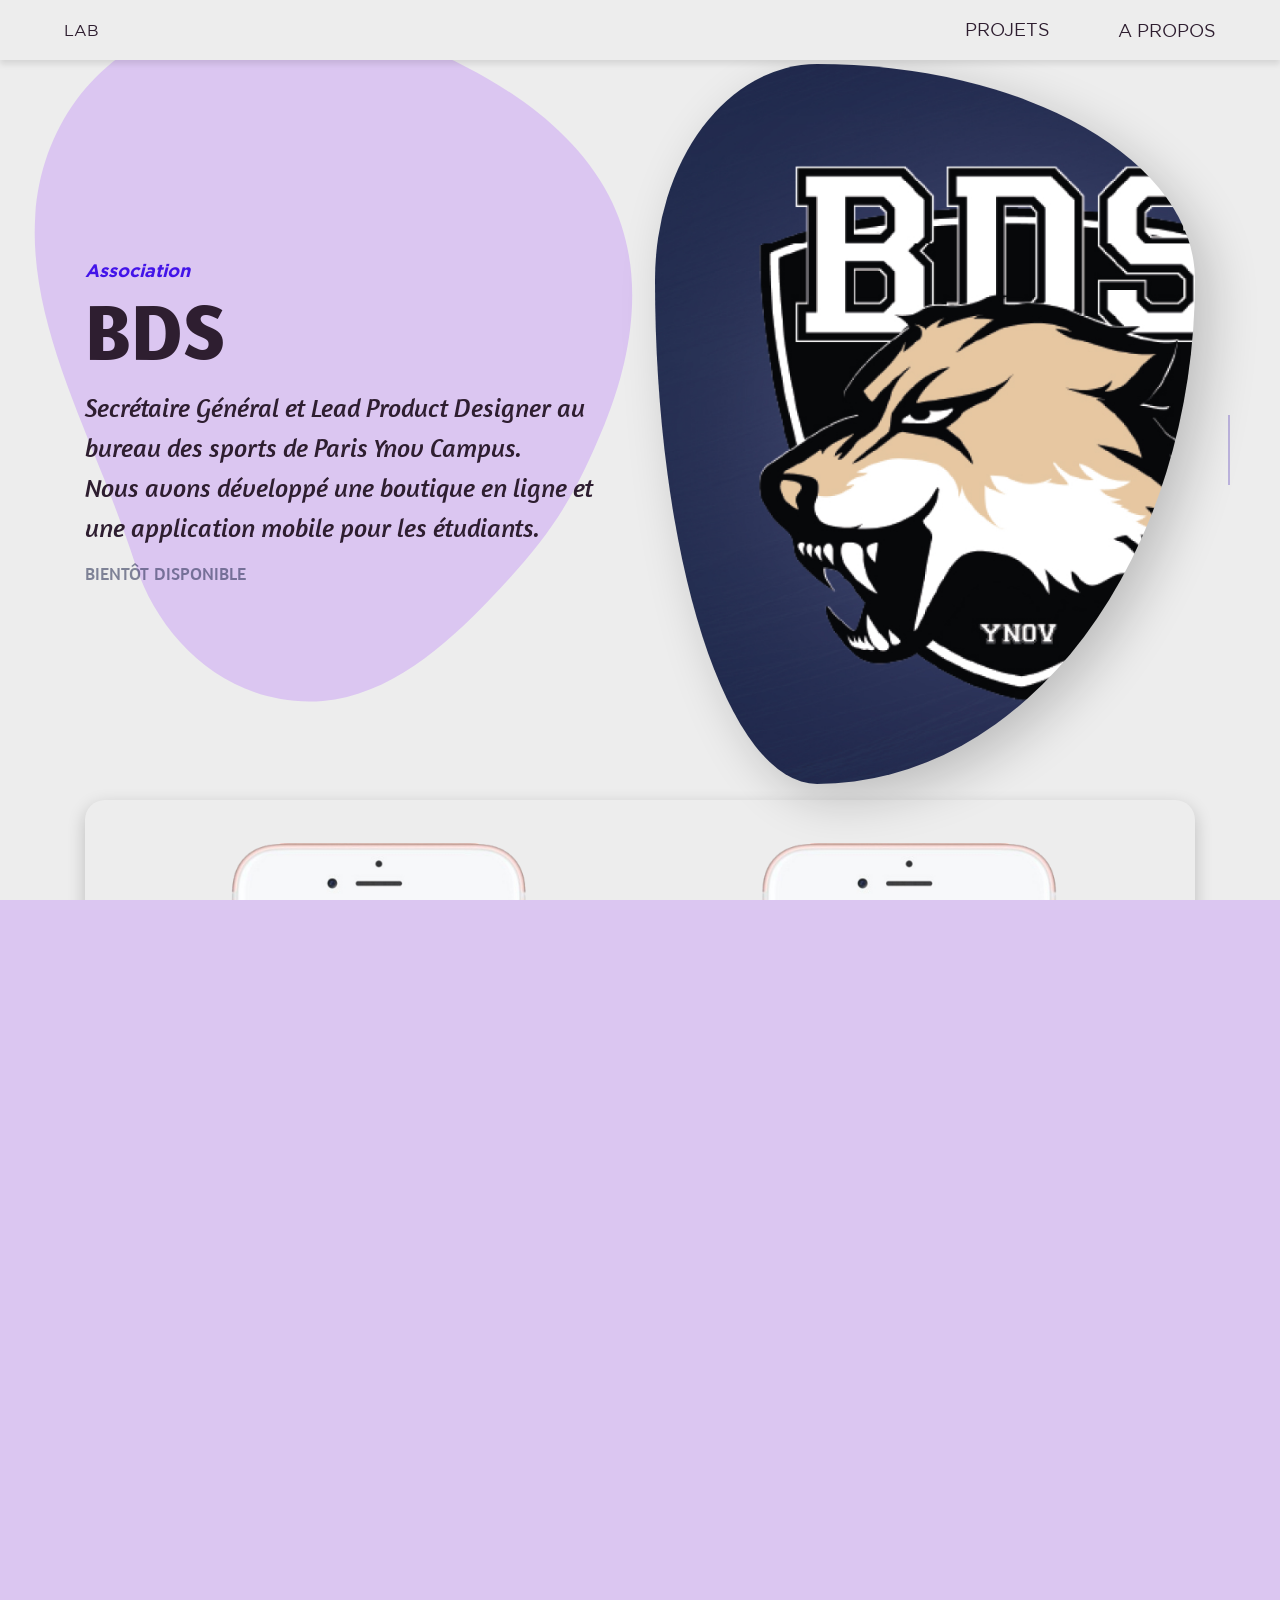
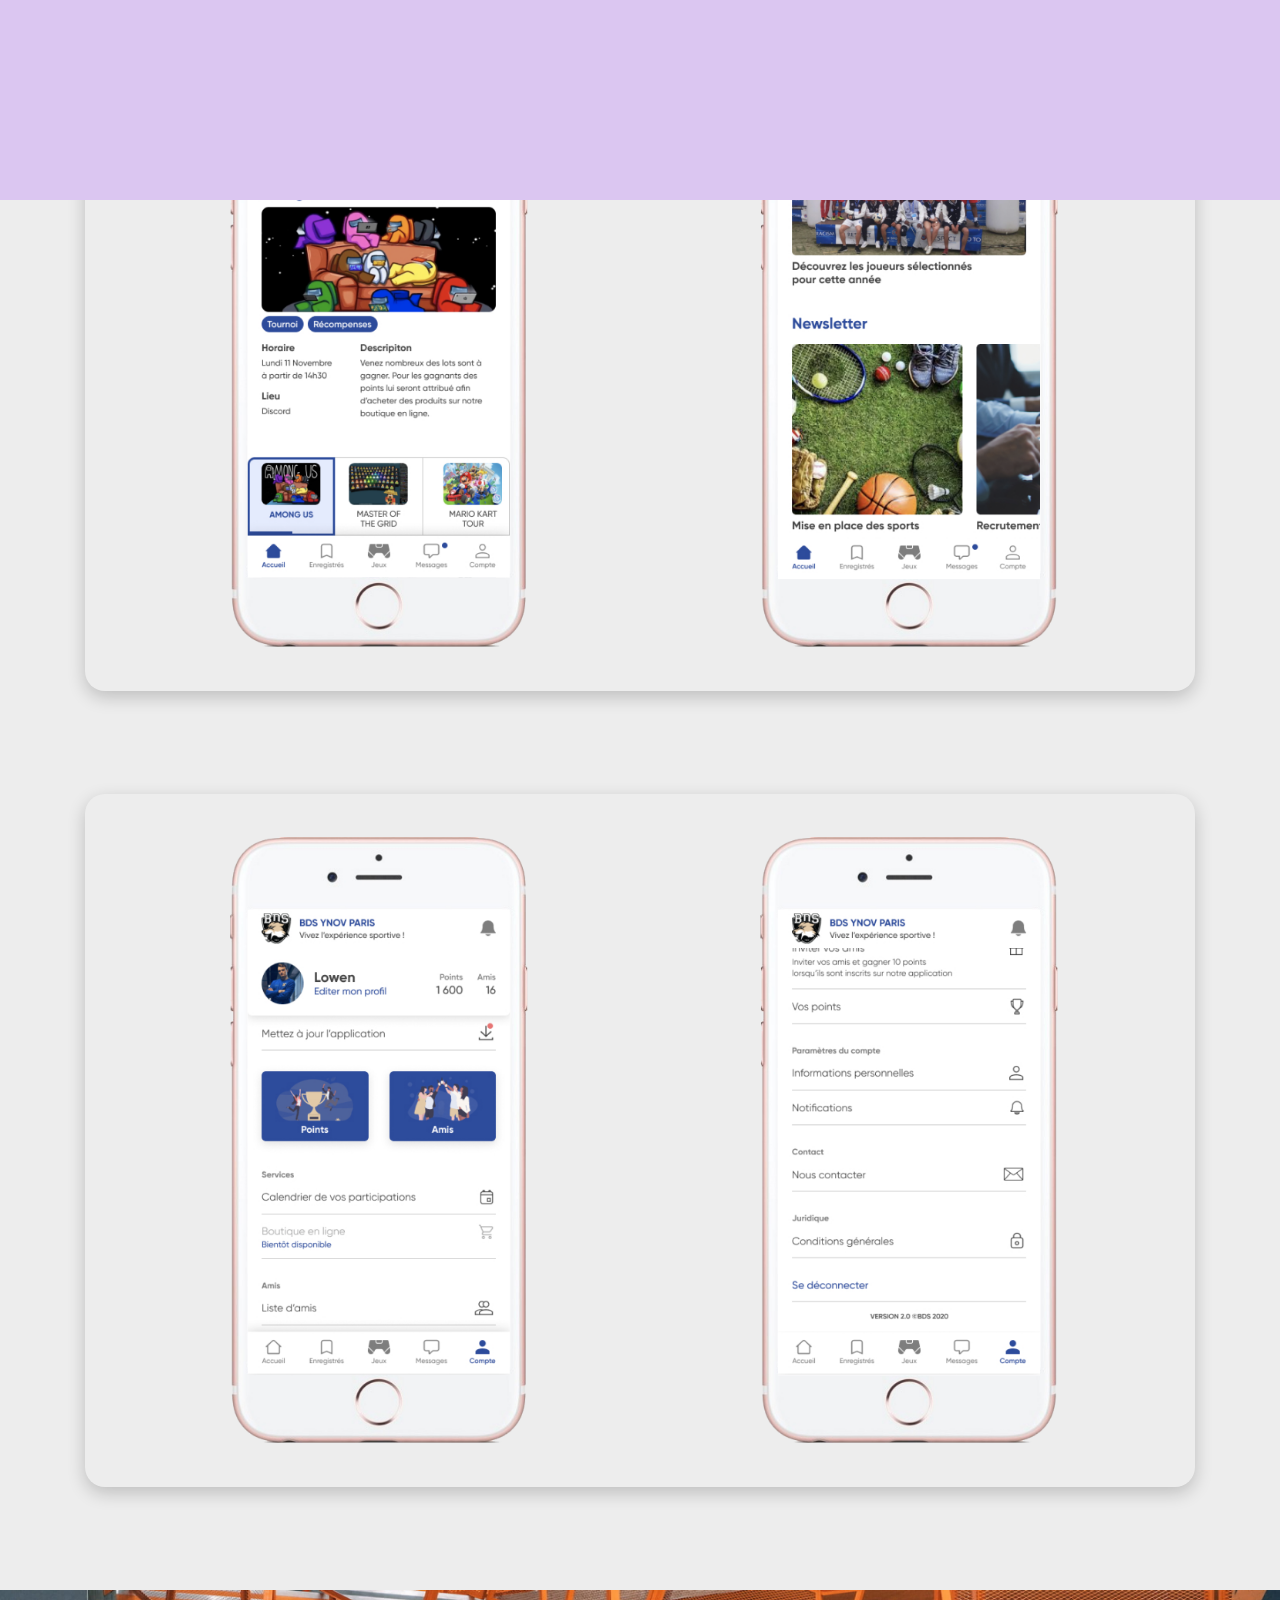
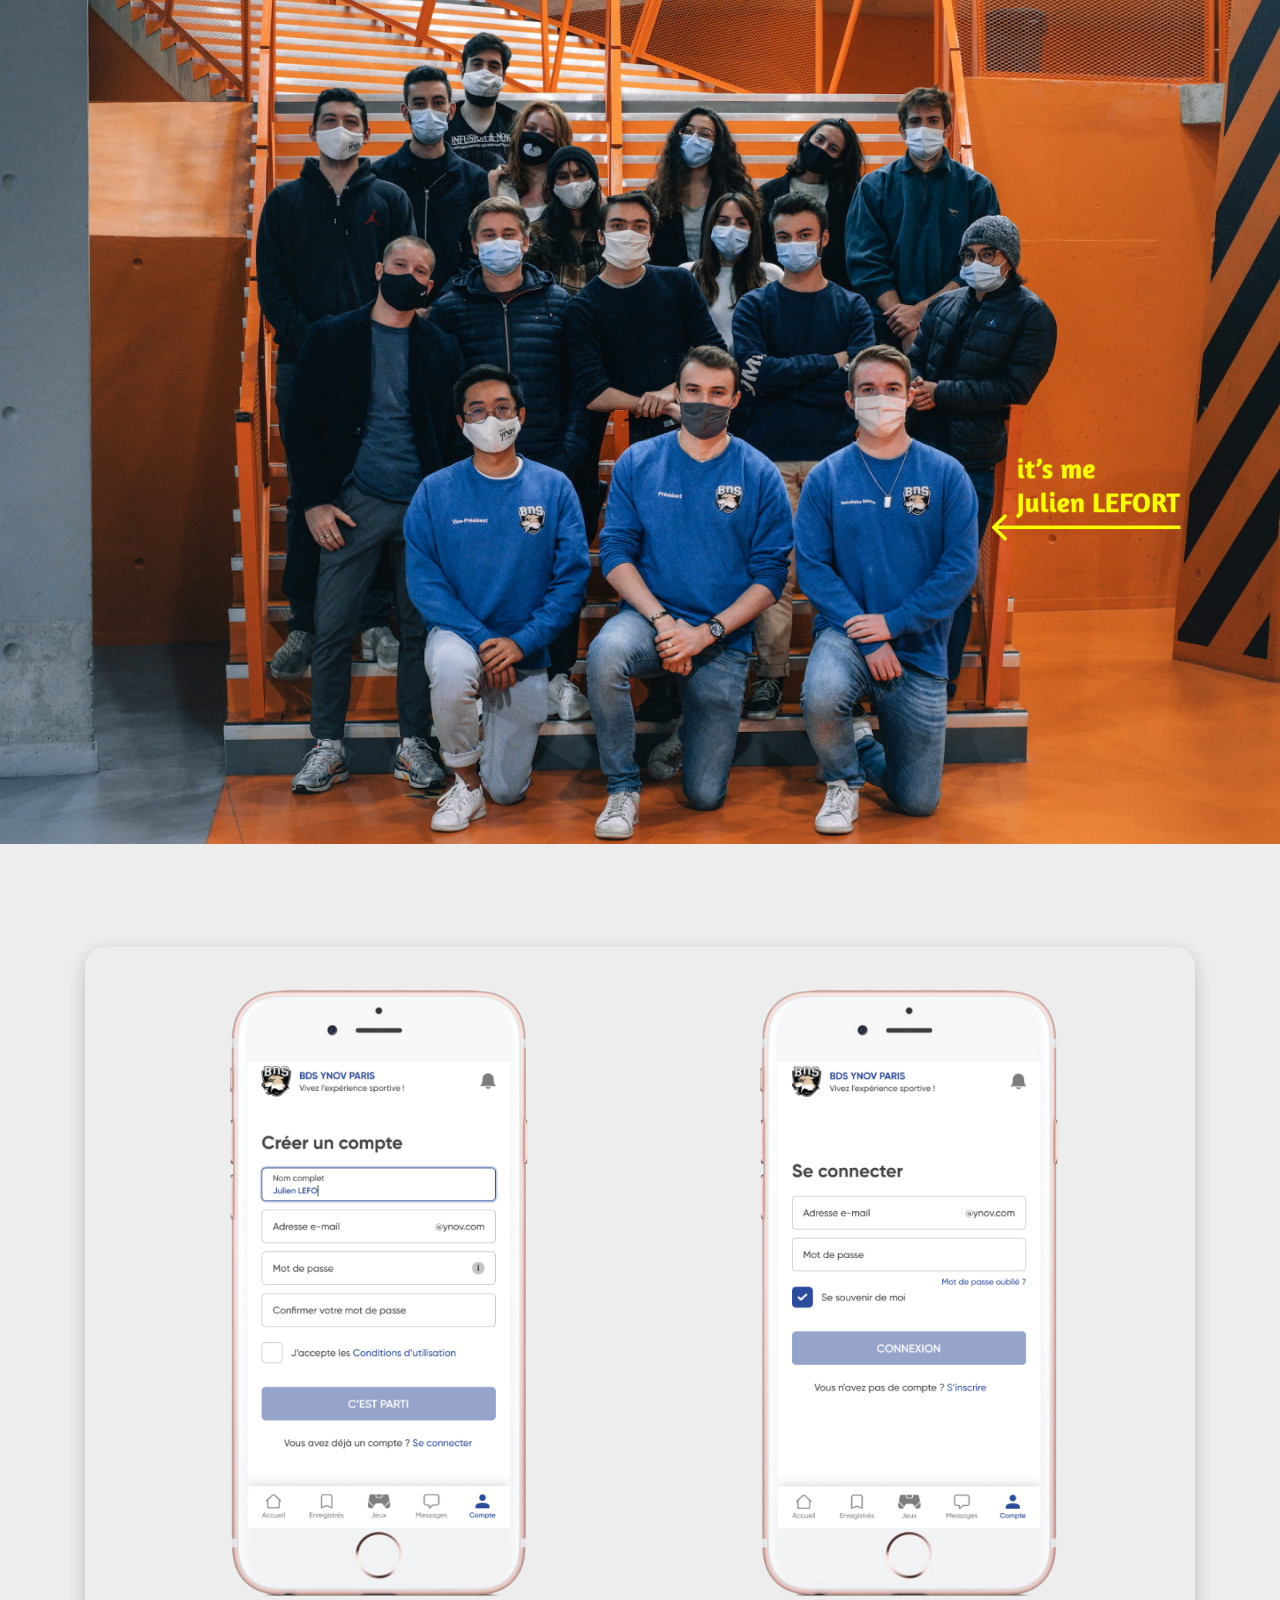
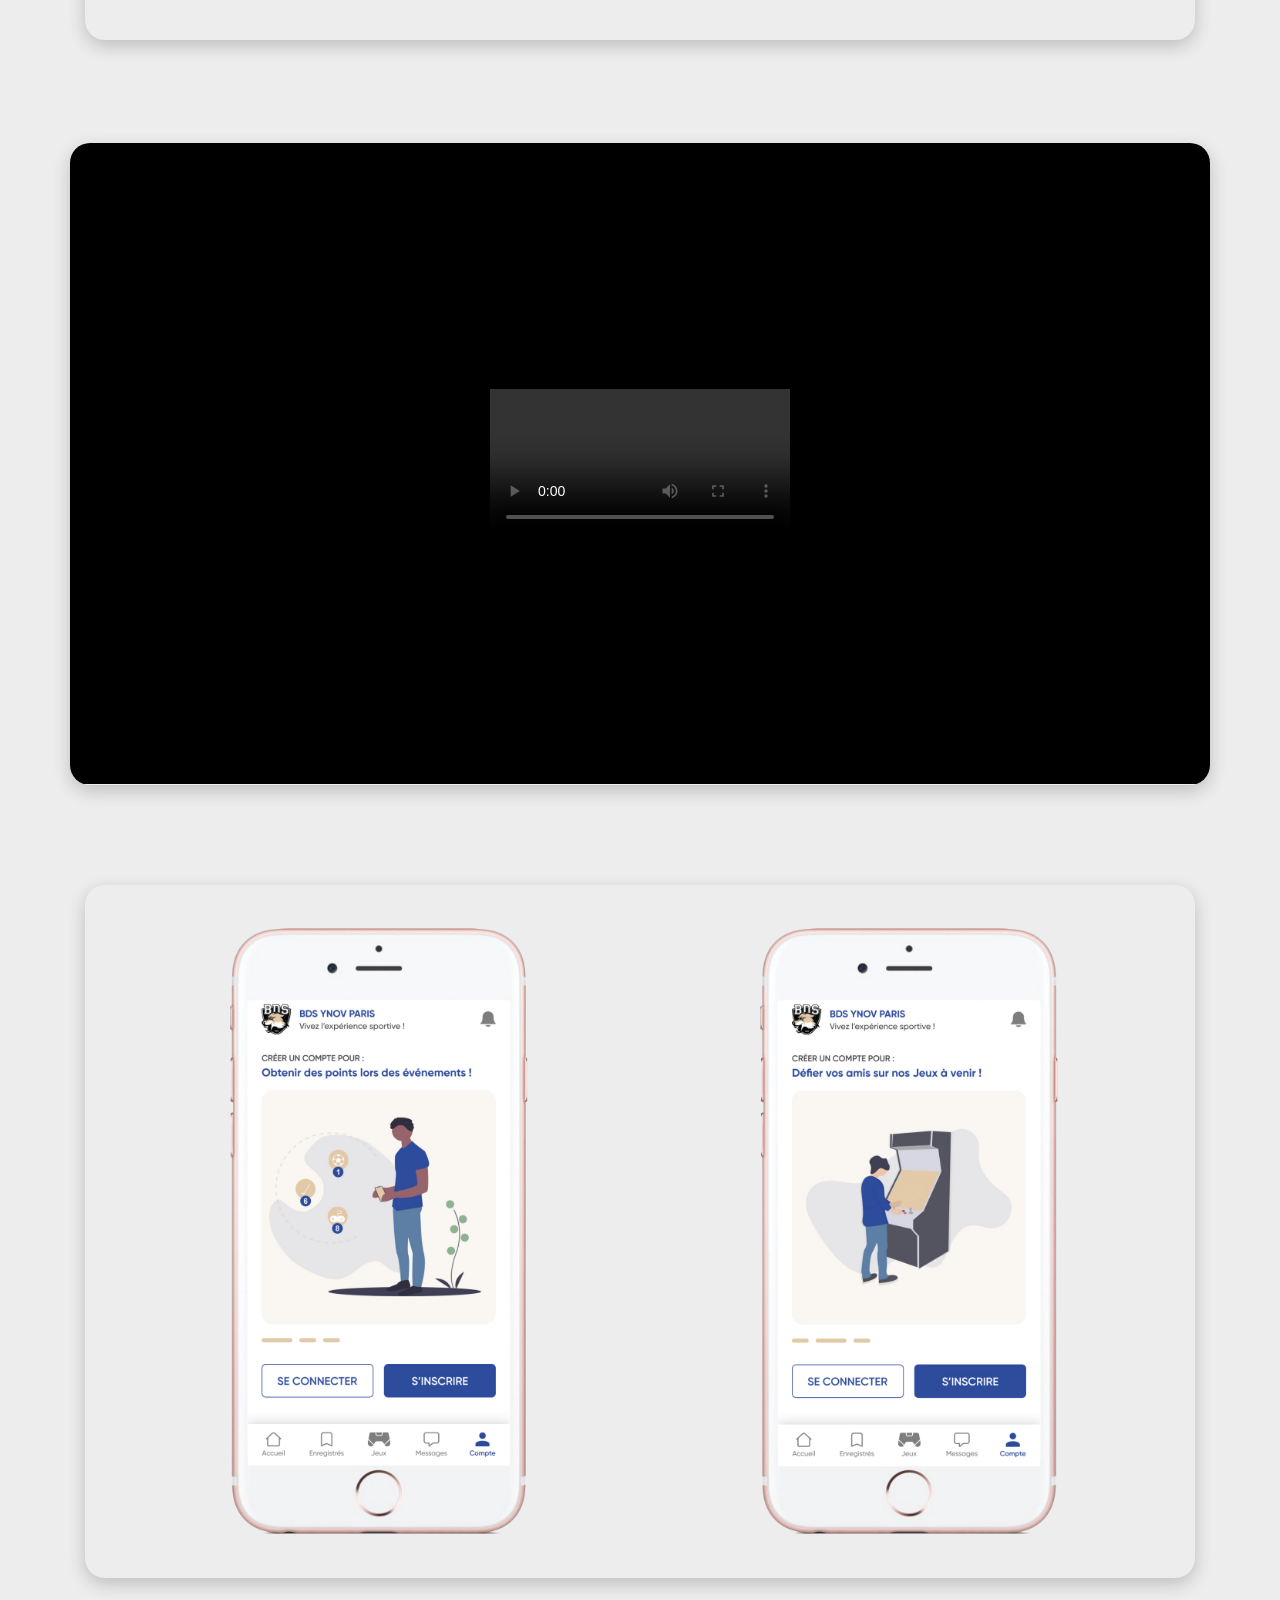
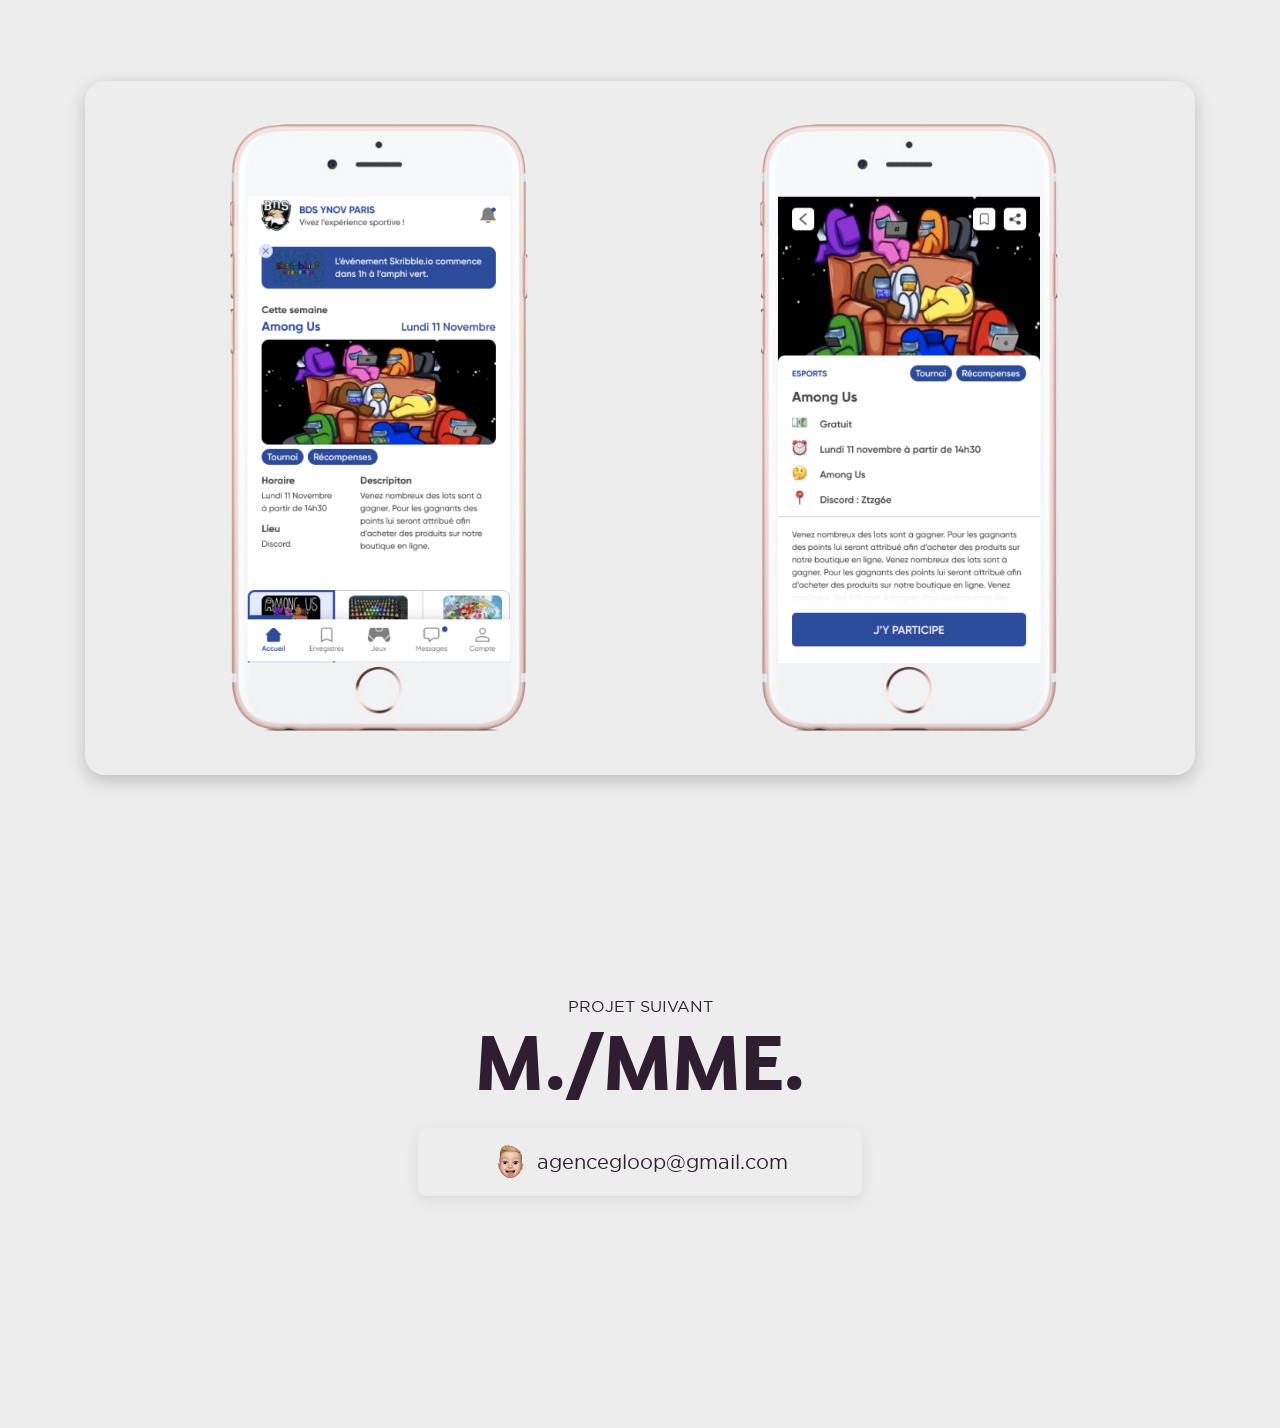
<file: association.html>
<!DOCTYPE html>
<html lang="fr">

<head itemscope="itemscope" itemtype="https://schema.org/WebPage">
    <meta charset="UTF-8">
    <meta http-equiv="X-UA-Compatible" content="IE=edge">
    <meta name="viewport" content="width=device-width, initial-scale=1.0">
    <meta name="description" content="Besoin d'un site internet ? L'Agence Gloop créée pour vous un site sur mesure, respectant votre budget. Contactez-moi pour la réalisation de votre site !"> 
    <link rel="icon" href="assets/images/favicon.svg" type="image/jpg">
  
    <!-- Google / Search Engine Tags -->
    <meta itemprop="name" content="Agence Gloop - Freelance Webdesigner">
    <meta itemprop="description" content="Besoin d'un site internet ? L'Agence Gloop créée pour vous un site sur mesure, respectant votre budget. Contactez-moi pour la réalisation de votre site !">
    <meta itemprop="image" content="assets/content.jpg">
  
    <!-- Facebook Meta Tags -->
    <meta property="og:url" content="https://agencegloop.fr/">
    <meta property="og:type" content="website" />
    <meta property="og:title" content="Agence Gloop - Freelance Webdesigner">
    <meta property="og:description" content="Besoin d'un site internet ? L'Agence Gloop créée pour vous un site sur mesure, respectant votre budget. Contactez-moi pour la réalisation de votre site !">
    <meta property="og:image" content="assets/content.jpg" />
  
    <!-- Twitter Meta Tags -->
    <meta name="twitter:card" content="summary_large_image">
    <meta name="twitter:title" content="Agence Gloop - Freelance Webdesigner">
    <meta name="twitter:description" content="Besoin d'un site internet ? L'Agence Gloop créée pour vous un site sur mesure, respectant votre budget. Contactez-moi pour la réalisation de votre site !">
    <meta name="twitter:image" content="assets/content.jpg">
  
    <title>Agence Gloop - Freelance Webdesigner</title>
    <link rel="stylesheet" href="css/styles.css">
    <link rel="stylesheet" href="css/project.css">
    <link rel="stylesheet" href="css/bootstrap.min.css">
    <link rel="stylesheet" href="css/reset.css">
    <link rel="stylesheet" href="css/cursor.css">
    <script defer src="js/waypoint.min.js"></script>
    <script defer src="js/main.js"></script>
    <script defer src="js/menu.js"></script>
    <script defer src="js/bootstrap.min.js"></script>

    <!-- Google Tag Manager -->
    <script>(function(w,d,s,l,i){w[l]=w[l]||[];w[l].push({'gtm.start':
    new Date().getTime(),event:'gtm.js'});var f=d.getElementsByTagName(s)[0],
    j=d.createElement(s),dl=l!='dataLayer'?'&l='+l:'';j.async=true;j.src=
    'https://www.googletagmanager.com/gtm.js?id='+i+dl;f.parentNode.insertBefore(j,f);
    })(window,document,'script','dataLayer','GTM-5QN83W4Q');</script>
    <!-- End Google Tag Manager -->

<!-- Google tag (gtag.js) -->
<script async src="https://www.googletagmanager.com/gtag/js?id=G-5EPGCEQLTR"></script>
<script>
  window.dataLayer = window.dataLayer || [];
  function gtag(){dataLayer.push(arguments);}
  gtag('js', new Date());

  gtag('config', 'G-5EPGCEQLTR');
</script>

  <meta name="google-site-verification" content="2Uuye0cUjsNWWffUsaUyAf73aJEAXmlGHTE8a8REHz0" />

</head>

<body class="body--prod">
    <!-- Google Tag Manager (noscript) -->
    <noscript><iframe src="https://www.googletagmanager.com/ns.html?id=GTM-5QN83W4Q"
    height="0" width="0" style="display:none;visibility:hidden"></iframe></noscript>
    <!-- End Google Tag Manager (noscript) -->
    <div id="preloader--after" class="preloader--after"></div>
    <div id="preloader--before" class="preloader--before"></div>

    <header class="header">
        <a class="header--logo nav--lab js-preloader" href="index.html">LAB</a>
        <div class="headerWrapper noselect">
            <a class="header--works js-preloader" href="works.html" id="headerWorks">
                <div class="header--worksMover" id="headerWorksMover">
                    <div class="header__li">PROJETS</div>
                </div>
            </a>
            <a class="header--about header__li">A PROPOS</a>
        </div>
        <div class="header__about noselect" id="headerAbout">
            <div class="header__about--close" id="closeAbout">
                <a class="header__about--closeText header__li">FERMER</a>
            </div>
            <div class="header__about--wrapper">
                <div class="header__about--about">À PROPOS</div>
                <div class="header__about--description">
                    Ravi de vous rencontrer ! <br> Je m'appelle
                    <h1><em>Julien</em></h1>, un <em>Product Designer</em> basé à <em>Paris</em>, 
                    actuellement au service de <a href="https://www.dougs.fr/" target="_blank">Dougs</a>. 
                    Parallèlement, j'ai fondé ma propre entreprise. Mon objectif est de proposer des services 
                    web à des <em>tarifs compétitifs</em>, car je suis passionné par l'idée d'aider 
                    les entreprises à établir leur présence en ligne, leur permettant ainsi 
                    d'atteindre de nouveaux clients sans compromettre leur budget. 
                    Mon mantra est simple : <em>"Rendre l'inaccessible accessible pour tous !"</em>
                  </div>
                  <div class="header__about--contacts">
                    <div class="header__about--contact">CONTACT</div>
                    <div class="header__about--links">
                        <a href="mailto:agencegloop@gmail.com" target="_blank">agencegloop@gmail.com</a>
                        <a href="https://www.linkedin.com/company/agence-gloop/" target="_blank">LinkedIn</a>
                        <a href="https://dribbble.com/JulienLEFORT" target="_blank">Dribbble</a>
                        <a href="assets/copyright/mentions-legales-agencegloop.pdf" target="_blank">
                            <p class="header__about--copy">&copy; 2023 Agence Gloop. Tous droits réservés.</p></a>
                      </div>
                </div>
            </div>
        </div>
    </header>

    <div class="progress__bg">
        <div class="progress__bar"></div>
    </div>

    <div class="cursor-dot-outline"></div>
    <div class="cursor-dot"></div>
    <!-- <div class="bubble"></div> -->
    <div class="blob">
        <svg xmlns:xlink="http://www.w3.org/1999/xlink" version="1.1" xmlns="http://www.w3.org/2000/svg" viewBox="0 0 310 350">
            <path d="M156.4,339.5c31.8-2.5,59.4-26.8,80.2-48.5c28.3-29.5,40.5-47,56.1-85.1c14-34.3,20.7-75.6,2.3-111  c-18.1-34.8-55.7-58-90.4-72.3c-11.7-4.8-24.1-8.8-36.8-11.5l-0.9-0.9l-0.6,0.6c-27.7-5.8-56.6-6-82.4,3c-38.8,13.6-64,48.8-66.8,90.3c-3,43.9,17.8,88.3,33.7,128.8c5.3,13.5,10.4,27.1,14.9,40.9C77.5,309.9,111,343,156.4,339.5z"/>
        </svg>
    </div>
    <section class="prod__bg prod__bg--watch">
        <div class="container prod--top">
            <div class="row">
                <div class="col-xl-6 col-lg-6 col prod__hero">
                    <h2>Association</h2>
                    <h1>BDS</h1>
                    <div class="intro__quote">
                        <p>Secrétaire Général et Lead Product Designer au bureau des sports de Paris Ynov Campus. <br> Nous
                            avons développé une boutique en ligne et une application mobile pour les étudiants.
                        </p>
                        <a class="prod__link--disable">bientôt disponible</a>
                    </div>
                </div>
                <div class="col-xl-6 col-lg-6">
                    <div class="bubble bubble--bds"></div>
                </div>
            </div>
        </div>
    </section>

    <section>
        <div class="container">
            <div class="row">
                <div class="col-xl-12">
                    <img src="assets/association/intro.png" class="img-fluid waypoints" alt="Application BDS">
                </div>
            </div>
            <div class="row">
                <div class="col-xl-12">
                    <img src="assets/association/homepage.png" class="img-fluid" alt="Application BDS">
                </div>
            </div>
            <div class="row">
                <div class="col-xl-12">
                    <img src="assets/association/account.png" class="img-fluid" alt="Application BDS">
                </div>
            </div>            
        </div>
    </section>

    <section>
        <img src="assets/association/team.jpg" class="img--full" alt="Background">
    </section>

    <section>
        <div class="container">
            <div class="row">
                <div class="col-xl-12">
                    <img src="assets/association/login.png" class="img-fluid waypoints" alt="Application BDS">
                </div>
            </div>
            <div class="row">
                <div class="embed-responsive embed-responsive-16by9">
                    <iframe class="embed-responsive-item" src="assets/association/logo.mp4" allowfullscreen></iframe>
                </div>
            </div>
            <div class="row">
                <div class="col-xl-12">
                    <img src="assets/association/singup.png" class="img-fluid" alt="Application BDS">
                </div>
            </div>
            <div class="row">
                <div class="col-xl-12">
                    <img src="assets/association/product.png" class="img-fluid" alt="Application BDS">
                </div>
            </div>  
        </div>
    </section>

    <section class="next__bg next__bg--camari">
        <div class="container">
            <div class="row">
                <div class="col-xl-12 next__text">
                    <span class="next__subtitle">Projet suivant</span>
                    <a href="mmme.html" class="next__link js-preloader">M./Mme.</a>
                    <span class="mail-info">
                        <img src="assets/images/mail.png" alt="eMail Icon">
                        <span id="mail-text" tooltip="Copier en un clic" tooltip-position="bottom"><a class="mail-text">agencegloop@gmail.com</a></span>
                    </span>
                </div>
            </div>    
        </div>
    </section>
    
    <footer>
        <script>
        window.axeptioSettings = {
          clientId: "654a185f5599df70a38174b5",
          cookiesVersion: "agence gloop-fr",
        };
         
        (function(d, s) {
          var t = d.getElementsByTagName(s)[0], e = d.createElement(s);
          e.async = true; e.src = "//static.axept.io/sdk.js";
          t.parentNode.insertBefore(e, t);
        })(document, "script");
        </script>
    </footer>
</body>
</html>
<!-- ¢ Julien LEFORT -->
</file>
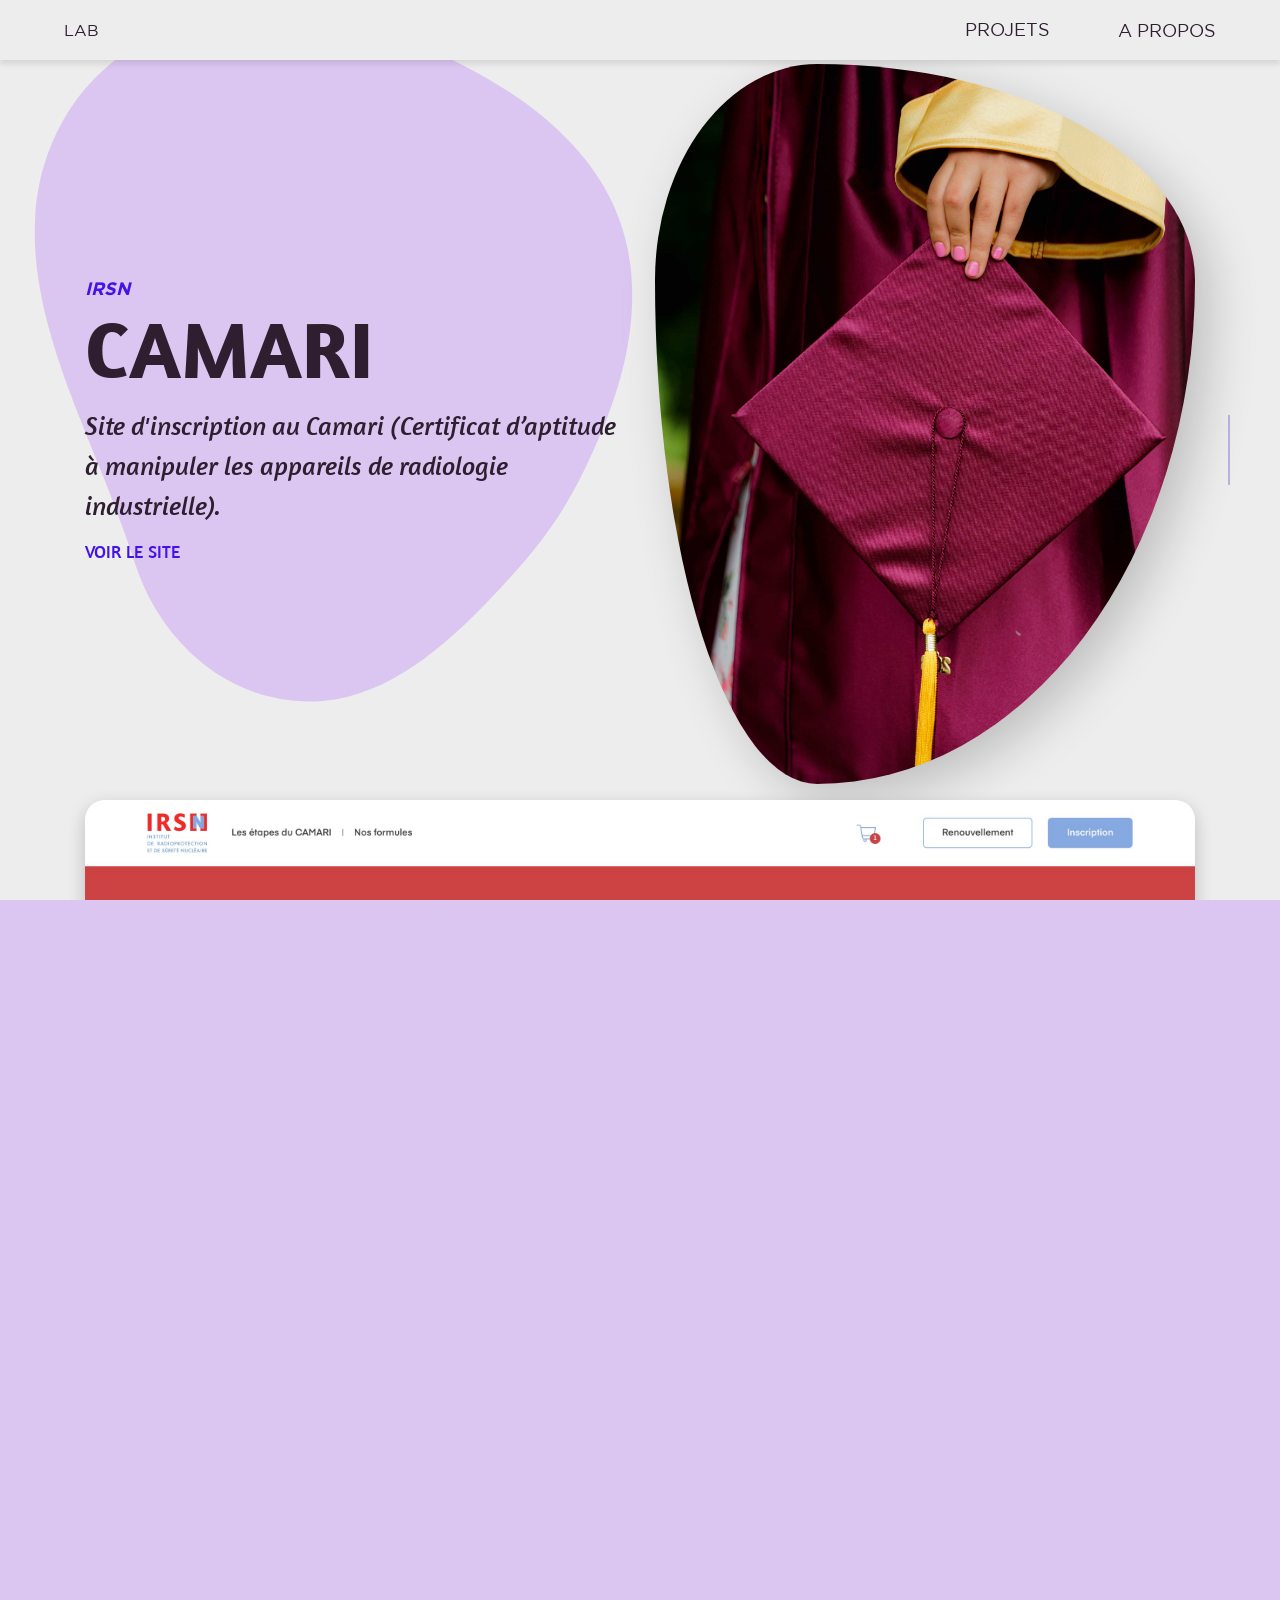
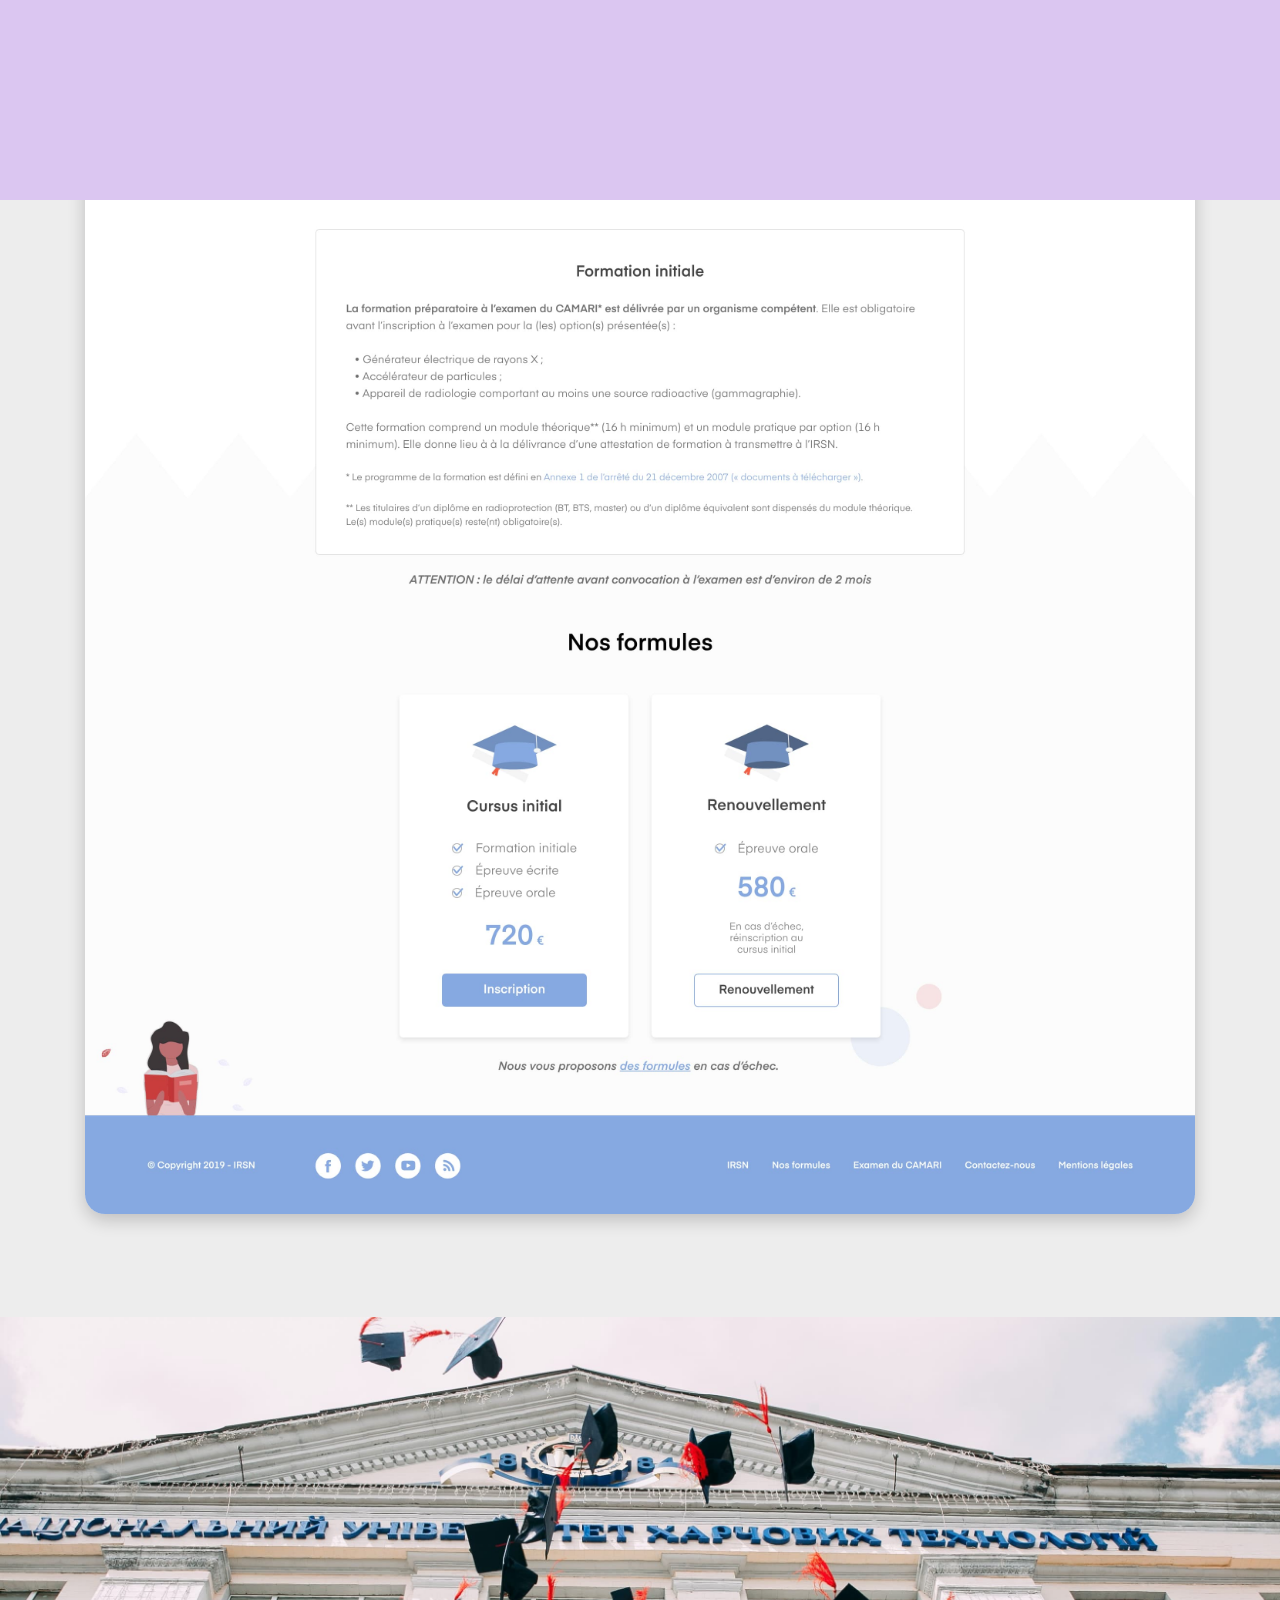
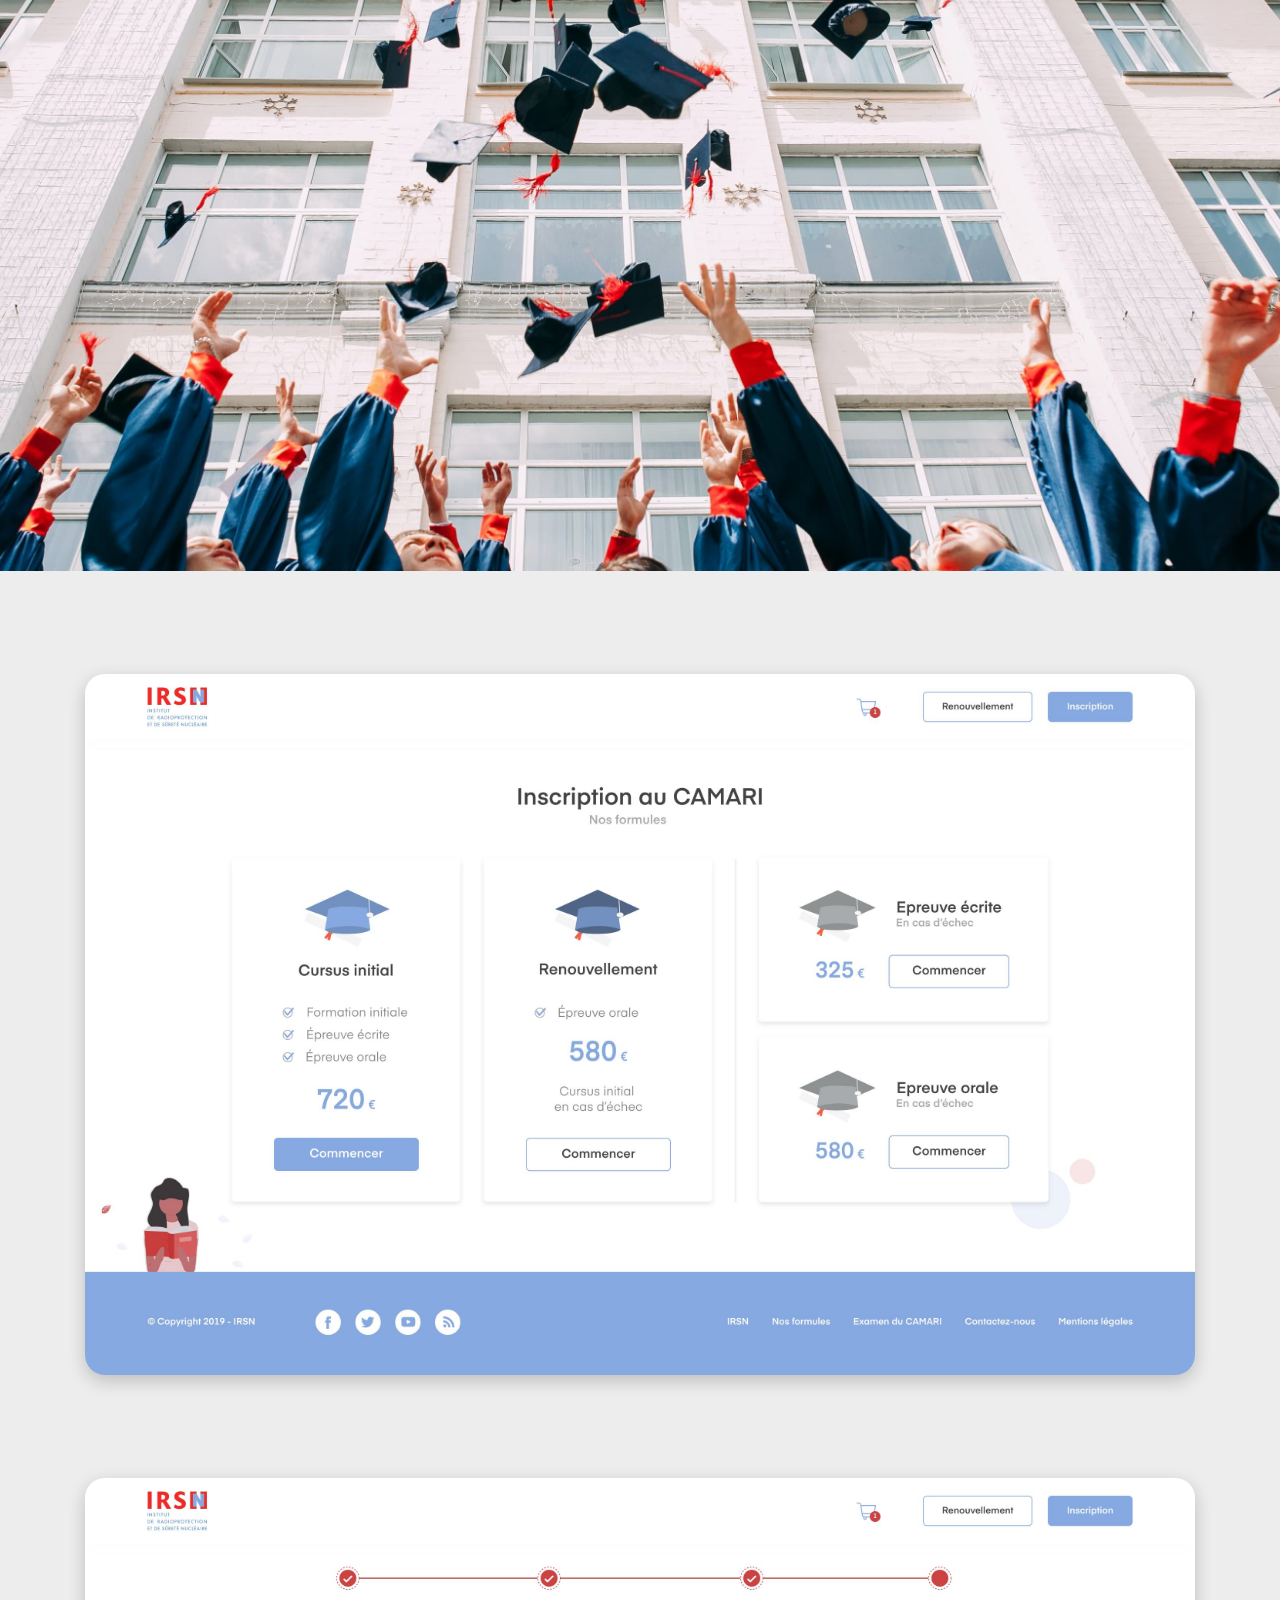
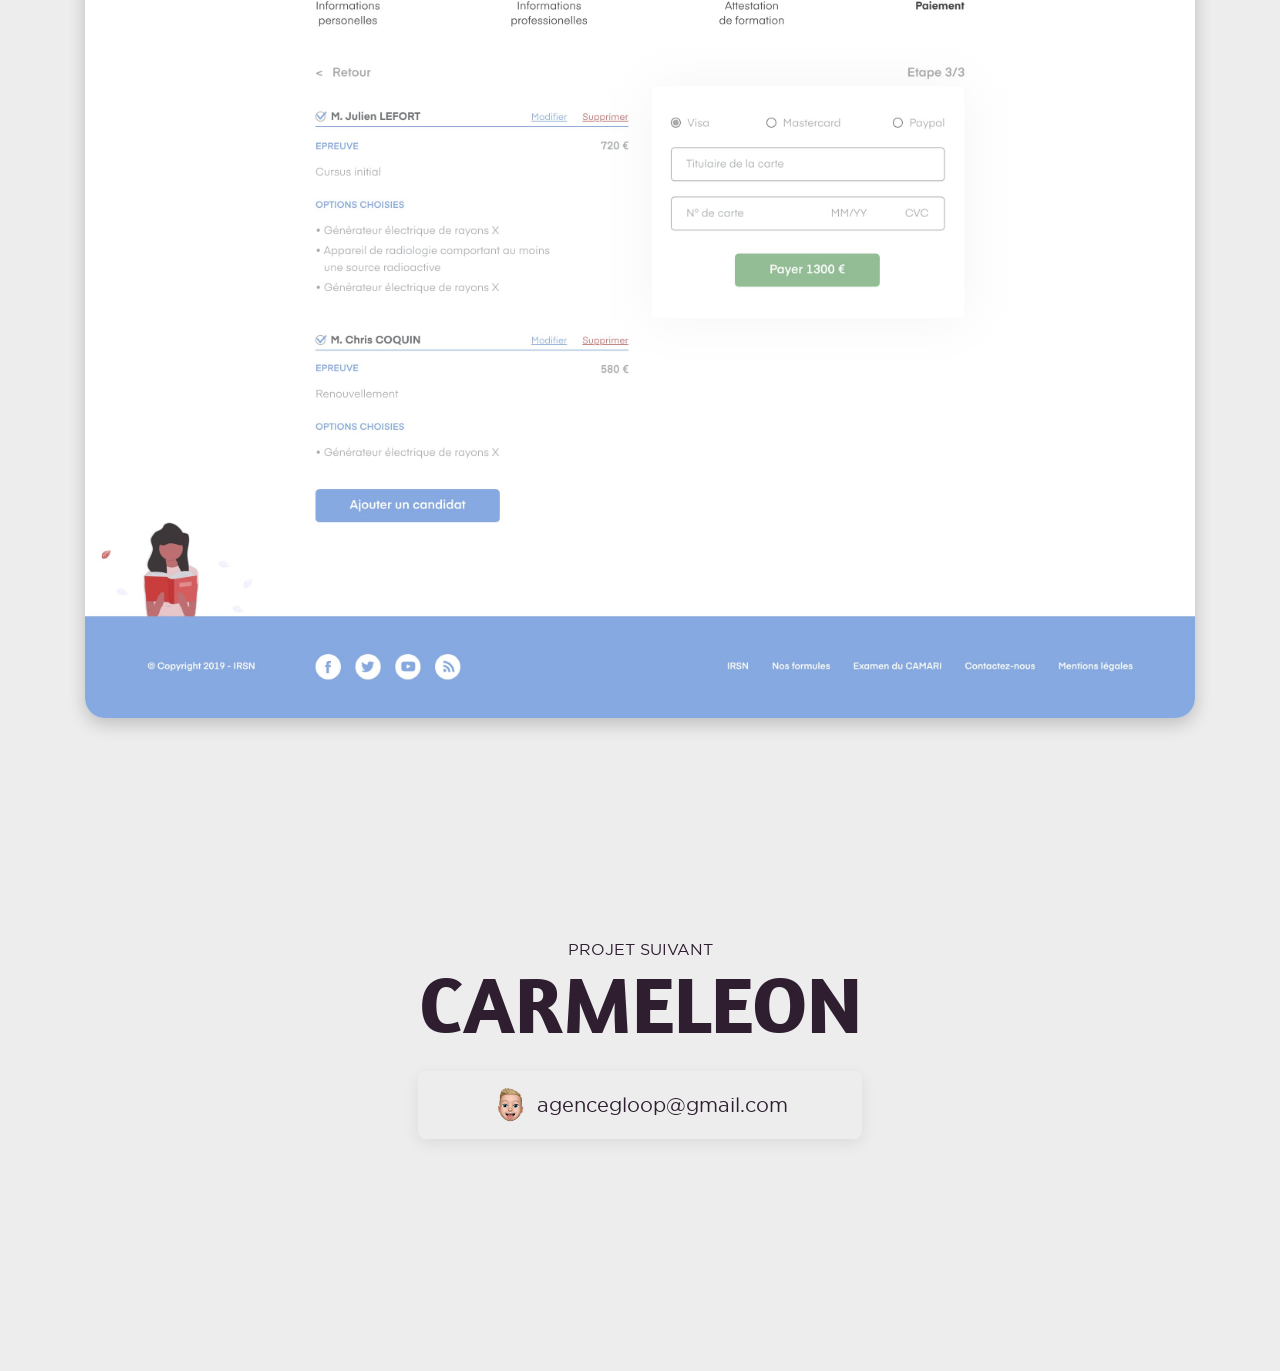
<file: camari.html>
<!DOCTYPE html>
<html lang="fr">

<head itemscope="itemscope" itemtype="https://schema.org/WebPage">
    <meta charset="UTF-8">
    <meta http-equiv="X-UA-Compatible" content="IE=edge">
    <meta name="viewport" content="width=device-width, initial-scale=1.0">
    <meta name="description" content="Besoin d'un site internet ? L'Agence Gloop créée pour vous un site sur mesure, respectant votre budget. Contactez-moi pour la réalisation de votre site !"> 
    <link rel="icon" href="assets/images/favicon.svg" type="image/jpg">
  
    <!-- Google / Search Engine Tags -->
    <meta itemprop="name" content="Agence Gloop - Freelance Webdesigner">
    <meta itemprop="description" content="Besoin d'un site internet ? L'Agence Gloop créée pour vous un site sur mesure, respectant votre budget. Contactez-moi pour la réalisation de votre site !">
    <meta itemprop="image" content="assets/content.jpg">
  
    <!-- Facebook Meta Tags -->
    <meta property="og:url" content="https://agencegloop.fr/">
    <meta property="og:type" content="website" />
    <meta property="og:title" content="Agence Gloop - Freelance Webdesigner">
    <meta property="og:description" content="Besoin d'un site internet ? L'Agence Gloop créée pour vous un site sur mesure, respectant votre budget. Contactez-moi pour la réalisation de votre site !">
    <meta property="og:image" content="assets/content.jpg" />
  
    <!-- Twitter Meta Tags -->
    <meta name="twitter:card" content="summary_large_image">
    <meta name="twitter:title" content="Agence Gloop - Freelance Webdesigner">
    <meta name="twitter:description" content="Besoin d'un site internet ? L'Agence Gloop créée pour vous un site sur mesure, respectant votre budget. Contactez-moi pour la réalisation de votre site !">
    <meta name="twitter:image" content="assets/content.jpg">
  
    <title>Agence Gloop - Freelance Webdesigner</title>
    <link rel="stylesheet" href="css/styles.css">
    <link rel="stylesheet" href="css/project.css">
    <link rel="stylesheet" href="css/bootstrap.min.css">
    <link rel="stylesheet" href="css/reset.css">
    <link rel="stylesheet" href="css/cursor.css">
    <script defer src="js/waypoint.min.js"></script>
    <script defer src="js/main.js"></script>
    <script defer src="js/menu.js"></script>
    <script defer src="js/bootstrap.min.js"></script>

    <!-- Google Tag Manager -->
    <script>(function(w,d,s,l,i){w[l]=w[l]||[];w[l].push({'gtm.start':
    new Date().getTime(),event:'gtm.js'});var f=d.getElementsByTagName(s)[0],
    j=d.createElement(s),dl=l!='dataLayer'?'&l='+l:'';j.async=true;j.src=
    'https://www.googletagmanager.com/gtm.js?id='+i+dl;f.parentNode.insertBefore(j,f);
    })(window,document,'script','dataLayer','GTM-5QN83W4Q');</script>
    <!-- End Google Tag Manager -->

<!-- Google tag (gtag.js) -->
<script async src="https://www.googletagmanager.com/gtag/js?id=G-5EPGCEQLTR"></script>
<script>
  window.dataLayer = window.dataLayer || [];
  function gtag(){dataLayer.push(arguments);}
  gtag('js', new Date());

  gtag('config', 'G-5EPGCEQLTR');
</script>

  <meta name="google-site-verification" content="2Uuye0cUjsNWWffUsaUyAf73aJEAXmlGHTE8a8REHz0" />

</head>

<body class="body--prod">
    <!-- Google Tag Manager (noscript) -->
    <noscript><iframe src="https://www.googletagmanager.com/ns.html?id=GTM-5QN83W4Q"
    height="0" width="0" style="display:none;visibility:hidden"></iframe></noscript>
    <!-- End Google Tag Manager (noscript) -->
    <div id="preloader--after" class="preloader--after"></div>
    <div id="preloader--before" class="preloader--before"></div>

    <header class="header">
        <a class="header--logo nav--lab js-preloader" href="index.html">LAB</a>
        <div class="headerWrapper noselect">
            <a class="header--works js-preloader" href="works.html" id="headerWorks">
                <div class="header--worksMover" id="headerWorksMover">
                    <div class="header__li">PROJETS</div>
                </div>
            </a>
            <a class="header--about header__li">A PROPOS</a>
        </div>
        <div class="header__about noselect" id="headerAbout">
            <div class="header__about--close" id="closeAbout">
                <a class="header__about--closeText header__li">FERMER</a>
            </div>
            <div class="header__about--wrapper">
                <div class="header__about--about">À PROPOS</div>
                <div class="header__about--description">
                    Ravi de vous rencontrer ! <br> Je m'appelle
                    <h1><em>Julien</em></h1>, un <em>Product Designer</em> basé à <em>Paris</em>, 
                    actuellement au service de <a href="https://www.dougs.fr/" target="_blank">Dougs</a>. 
                    Parallèlement, j'ai fondé ma propre entreprise. Mon objectif est de proposer des services 
                    web à des <em>tarifs compétitifs</em>, car je suis passionné par l'idée d'aider 
                    les entreprises à établir leur présence en ligne, leur permettant ainsi 
                    d'atteindre de nouveaux clients sans compromettre leur budget. 
                    Mon mantra est simple : <em>"Rendre l'inaccessible accessible pour tous !"</em>
                  </div>
                  <div class="header__about--contacts">
                    <div class="header__about--contact">CONTACT</div>
                    <div class="header__about--links">
                        <a href="mailto:agencegloop@gmail.com" target="_blank">agencegloop@gmail.com</a>
                        <a href="https://www.linkedin.com/company/agence-gloop/" target="_blank">LinkedIn</a>
                        <a href="https://dribbble.com/JulienLEFORT" target="_blank">Dribbble</a>
                        <a href="assets/copyright/mentions-legales-agencegloop.pdf" target="_blank">
                          <p class="header__about--copy">&copy; 2023 Agence Gloop. Tous droits réservés.</p></a>
                      </div>
                </div>
            </div>
        </div>
    </header>

    <div class="progress__bg">
        <div class="progress__bar"></div>
    </div>

    <div class="cursor-dot-outline"></div>
    <div class="cursor-dot"></div>
    <!-- <div class="bubble"></div> -->
    <div class="blob">
        <svg xmlns:xlink="http://www.w3.org/1999/xlink" version="1.1" xmlns="http://www.w3.org/2000/svg" viewBox="0 0 310 350">
            <path d="M156.4,339.5c31.8-2.5,59.4-26.8,80.2-48.5c28.3-29.5,40.5-47,56.1-85.1c14-34.3,20.7-75.6,2.3-111  c-18.1-34.8-55.7-58-90.4-72.3c-11.7-4.8-24.1-8.8-36.8-11.5l-0.9-0.9l-0.6,0.6c-27.7-5.8-56.6-6-82.4,3c-38.8,13.6-64,48.8-66.8,90.3c-3,43.9,17.8,88.3,33.7,128.8c5.3,13.5,10.4,27.1,14.9,40.9C77.5,309.9,111,343,156.4,339.5z"/>
        </svg>
    </div>
    <section class="prod__bg prod__bg--watch">
        <div class="container prod--top">
            <div class="row">
                <div class="col-xl-6 col-lg-6 col prod__hero">
                    <h2>IRSN</h2>
                    <h1>Camari</h1>
                    <div class="intro__quote">
                        <p>Site d'inscription au Camari (Certificat d’aptitude à manipuler les appareils de radiologie industrielle).
                        </p>
                        <a class="prod__link" href="https://camari.irsn.fr/camari-web/" target="_blank">Voir le site</a>
                    </div>
                </div>
                <div class="col-xl-6 col-lg-6">
                    <div class="bubble bubble--camari"></div>
                </div>
            </div>
        </div>
    </section>

    <section>
        <div class="container">
            <div class="row">
                <div class="col-xl-12">
                    <img src="assets/camari/homepage--camari.jpg" class="img-fluid waypoints" alt="funnel camari">
                </div>
            </div>         
        </div>
    </section>

    <section>
        <img src="assets/camari/background.jpg" class="img--full" alt="background">
    </section>

    <section>
        <div class="container">
            <div class="row">
                <div class="col-xl-12">
                    <img src="assets/camari/pack--camari.jpg" class="img-fluid" alt="funnel camari">
                </div>
            </div>
            <div class="row">
                <div class="col-xl-12">
                    <img src="assets/camari/payement--camari.jpg" class="img-fluid" alt="funnel camari">
                </div>
            </div>
        </div>
    </section>

    <section class="next__bg next__bg--camari">
        <div class="container">
            <div class="row">
                <div class="col-xl-12 next__text">
                    <span class="next__subtitle">Projet suivant</span>
                    <a href="carmeleon.html" class="next__link js-preloader">Carmeleon</a>
                    <span class="mail-info">
                        <img src="assets/images/mail.png" alt="eMail Icon">
                        <span id="mail-text" tooltip="Copier en un clic" tooltip-position="bottom"><a class="mail-text">agencegloop@gmail.com</a></span>
                    </span>
                </div>
            </div>  
        </div>
    </section>
      
    <footer>
        <script>
        window.axeptioSettings = {
          clientId: "654a185f5599df70a38174b5",
          cookiesVersion: "agence gloop-fr",
        };
         
        (function(d, s) {
          var t = d.getElementsByTagName(s)[0], e = d.createElement(s);
          e.async = true; e.src = "//static.axept.io/sdk.js";
          t.parentNode.insertBefore(e, t);
        })(document, "script");
        </script>
    </footer>
</body>
</html>
<!-- ¢ Julien LEFORT -->
</file>
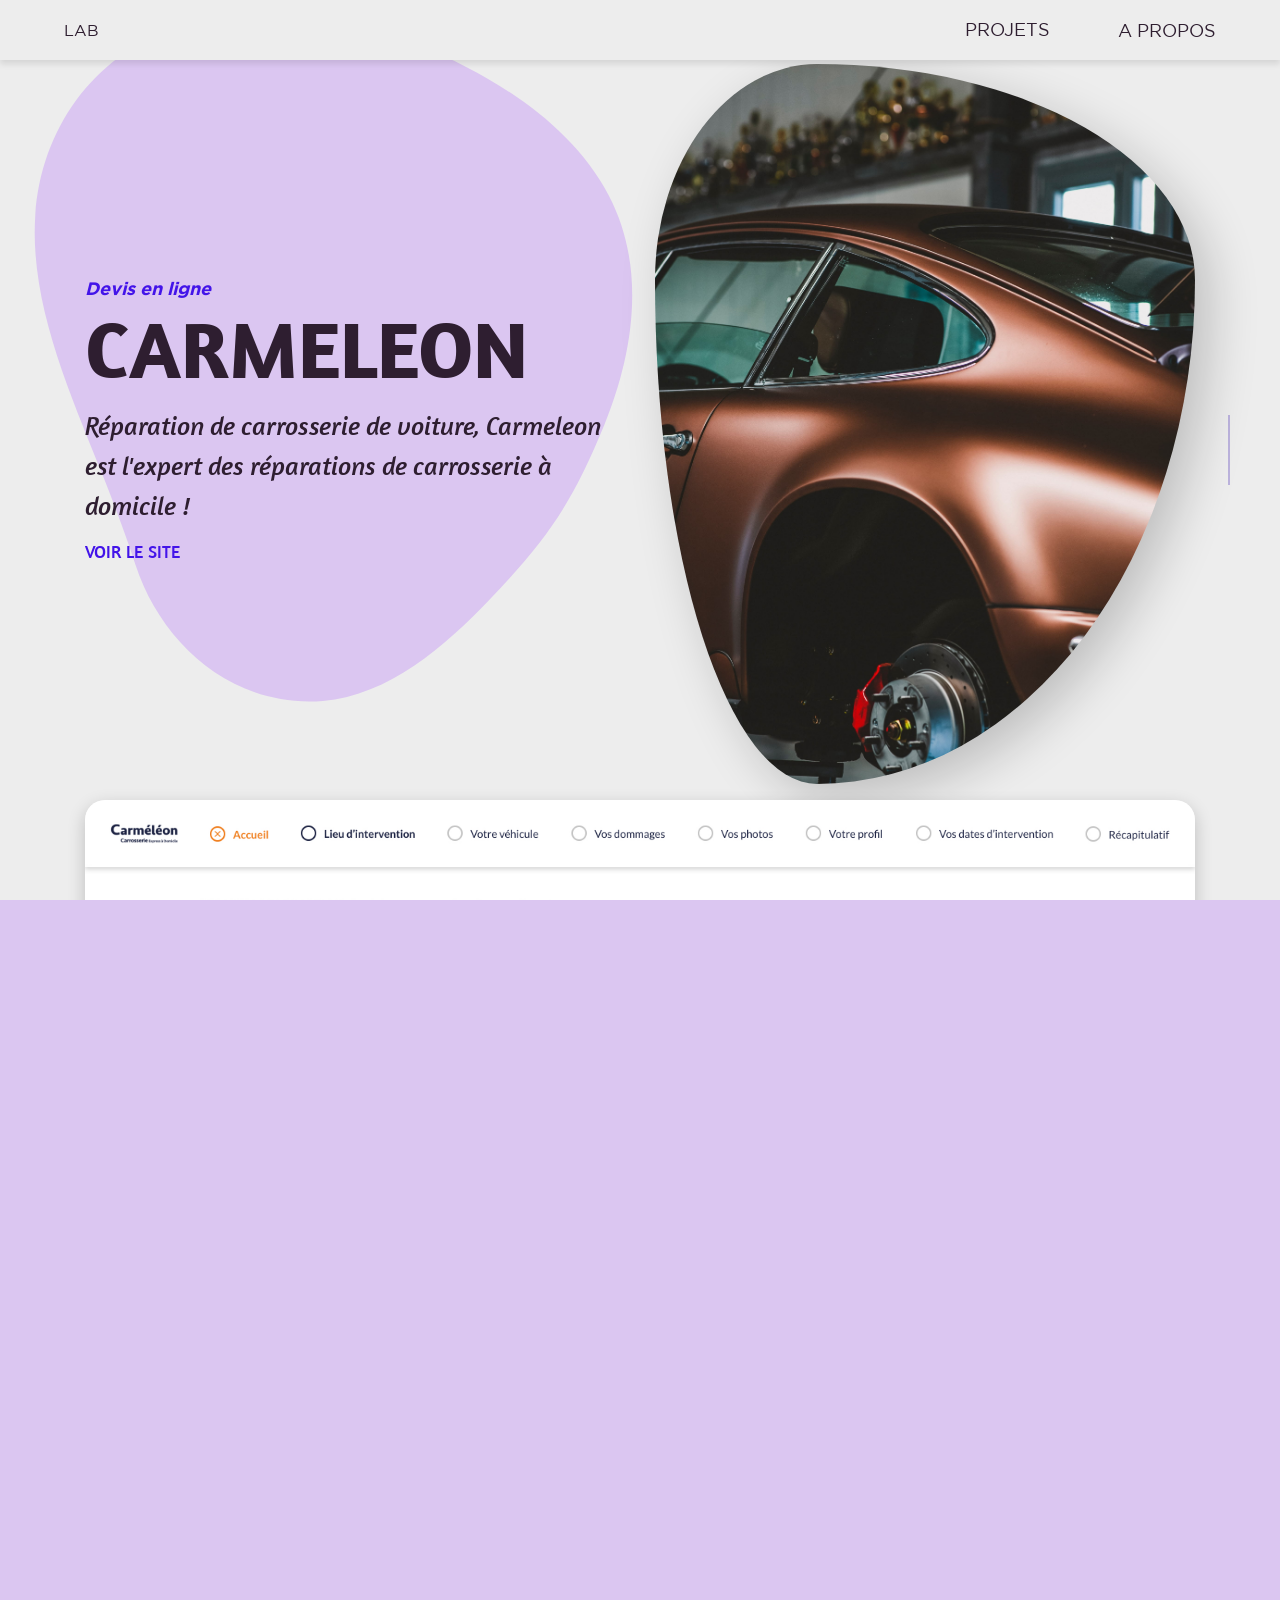
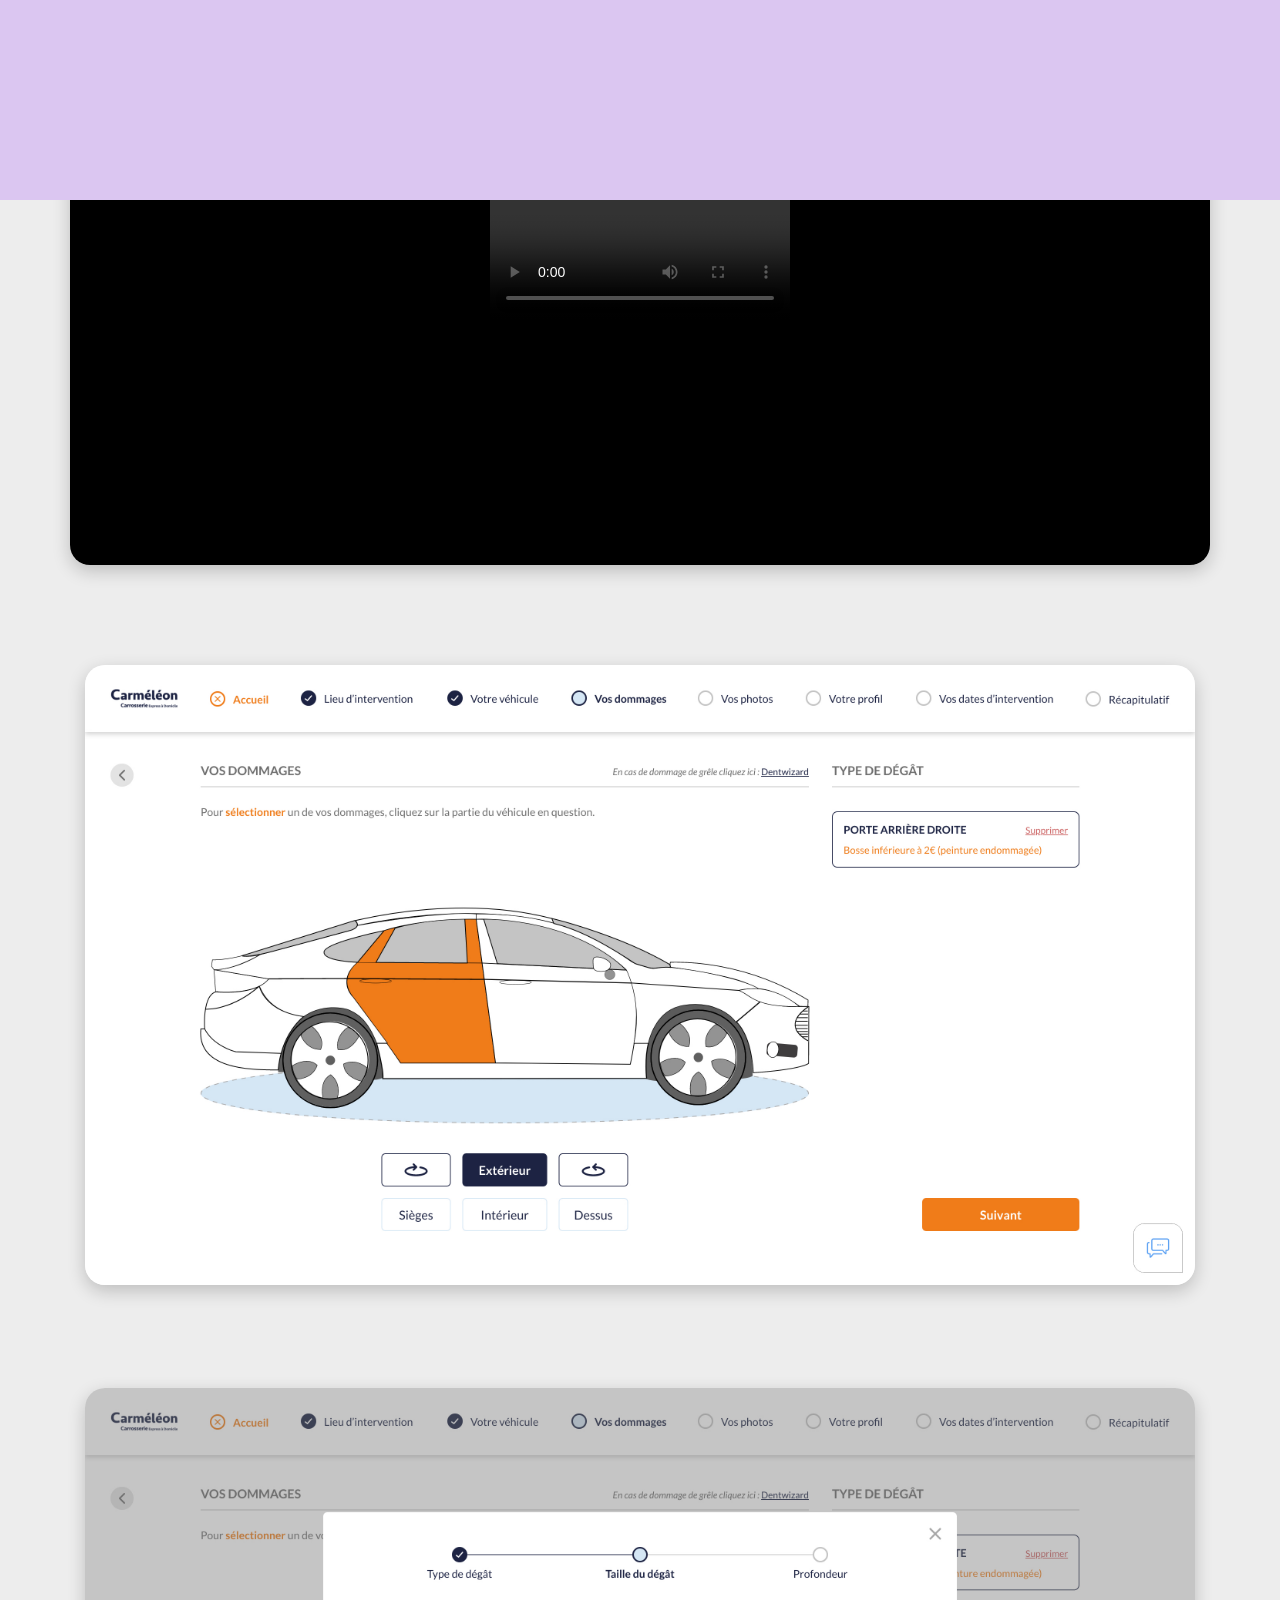
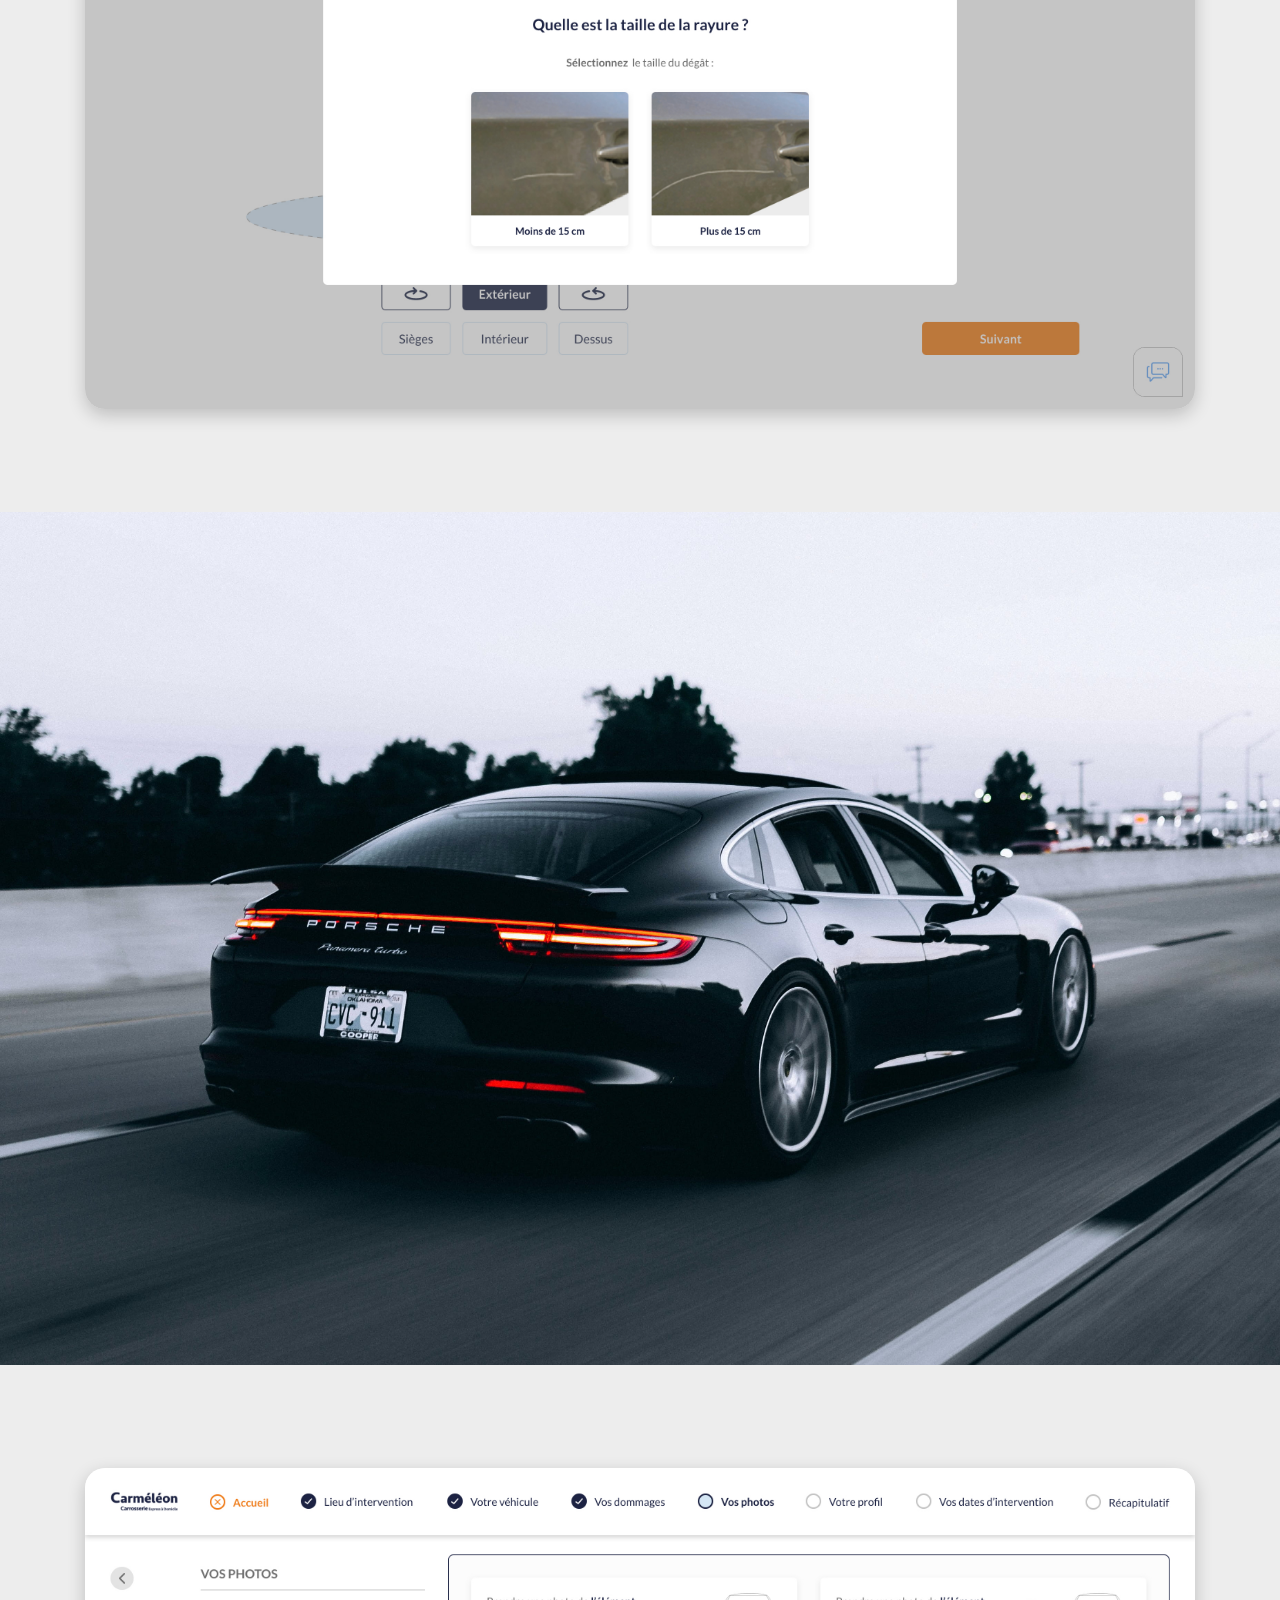
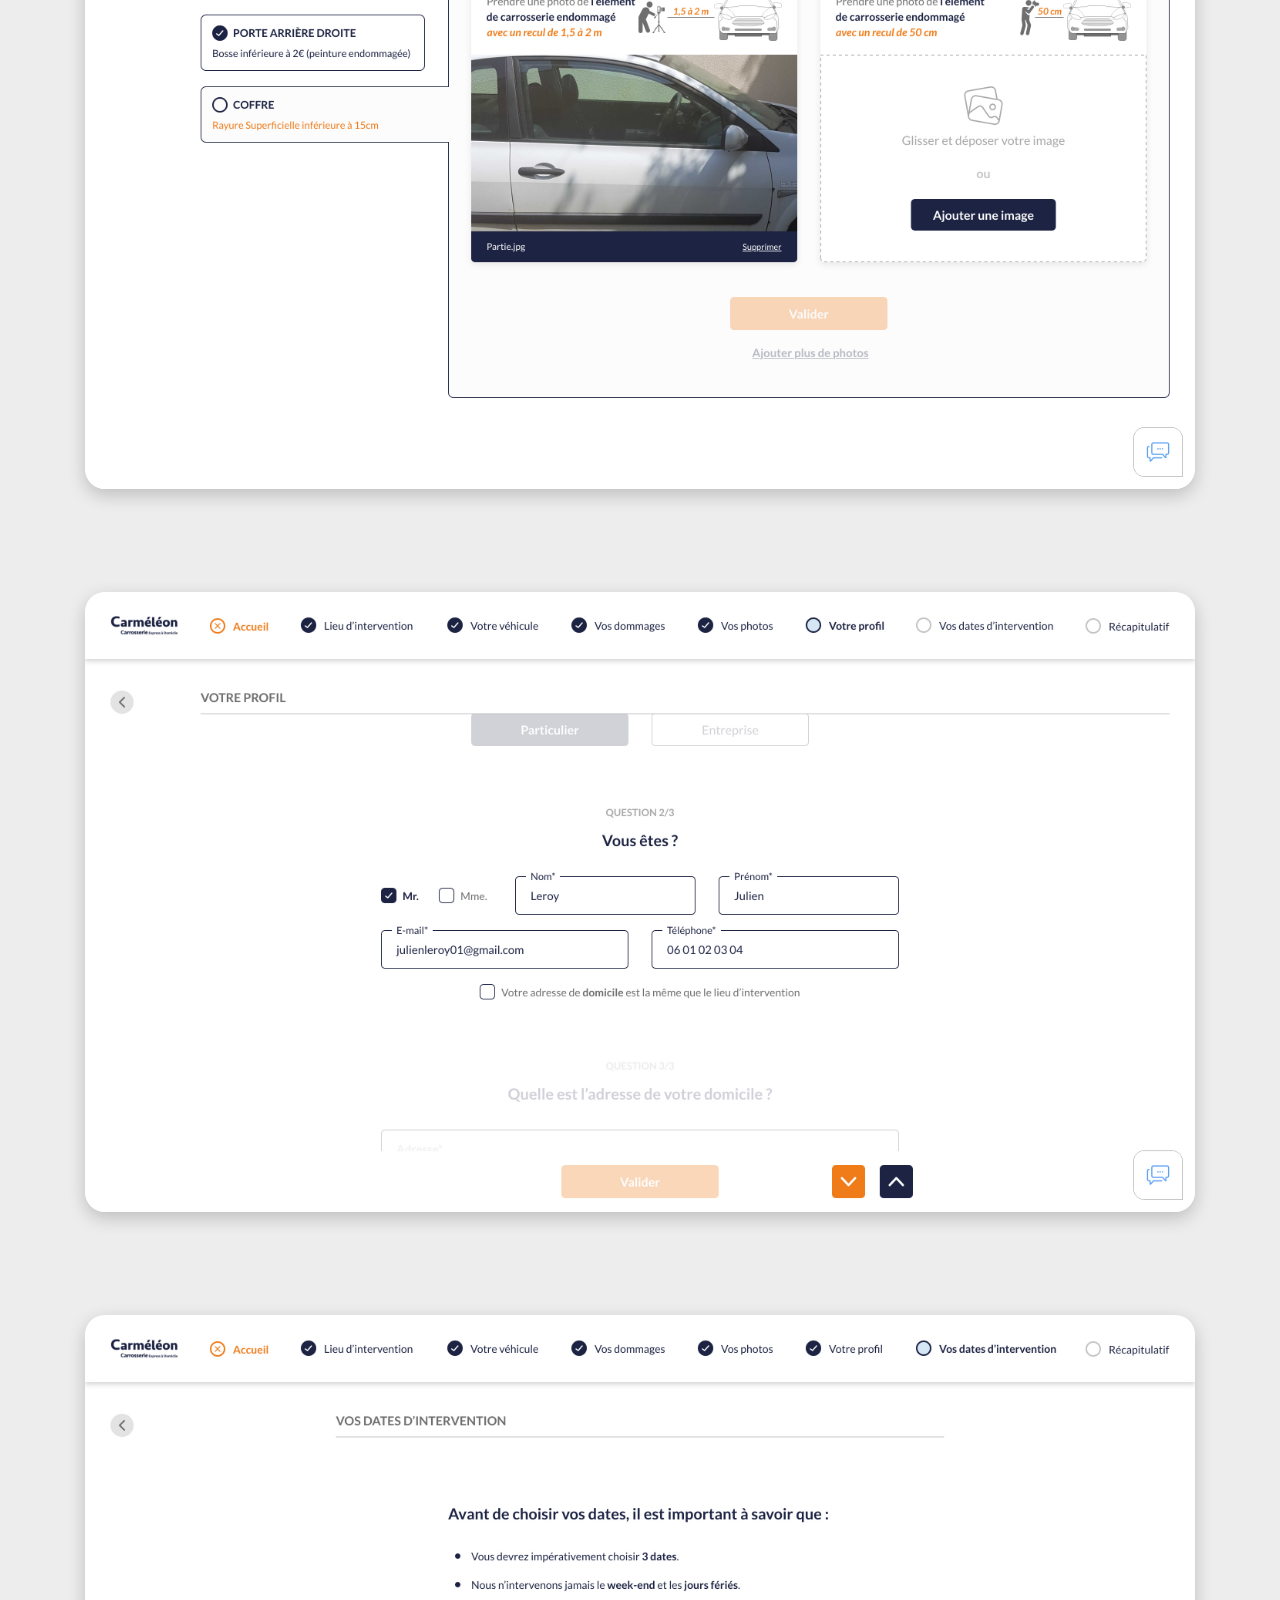
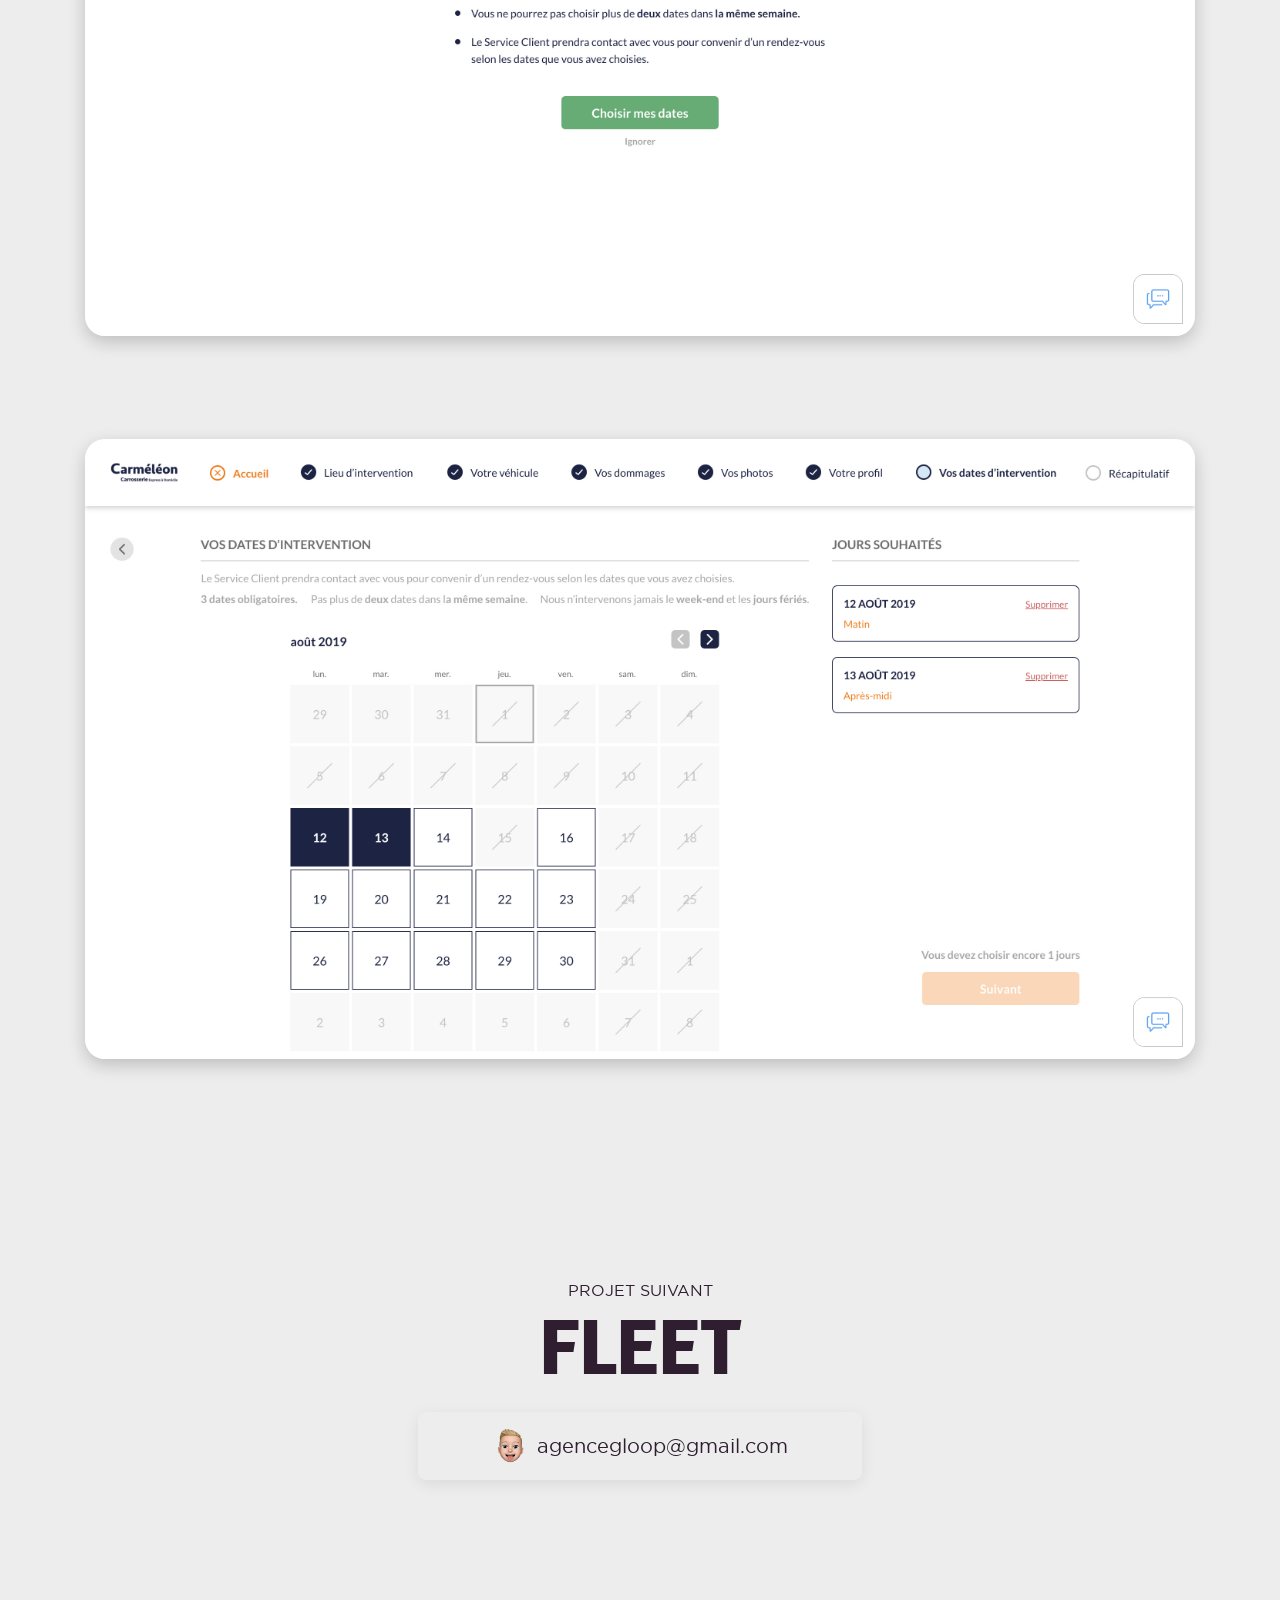
<file: carmeleon.html>
<!DOCTYPE html>
<html lang="fr">

<head itemscope="itemscope" itemtype="https://schema.org/WebPage">
    <meta charset="UTF-8">
    <meta http-equiv="X-UA-Compatible" content="IE=edge">
    <meta name="viewport" content="width=device-width, initial-scale=1.0">
    <meta name="description" content="Besoin d'un site internet ? L'Agence Gloop créée pour vous un site sur mesure, respectant votre budget. Contactez-moi pour la réalisation de votre site !"> 
    <link rel="icon" href="assets/images/favicon.svg" type="image/jpg">
  
    <!-- Google / Search Engine Tags -->
    <meta itemprop="name" content="Agence Gloop - Freelance Webdesigner">
    <meta itemprop="description" content="Besoin d'un site internet ? L'Agence Gloop créée pour vous un site sur mesure, respectant votre budget. Contactez-moi pour la réalisation de votre site !">
    <meta itemprop="image" content="assets/content.jpg">
  
    <!-- Facebook Meta Tags -->
    <meta property="og:url" content="https://agencegloop.fr/">
    <meta property="og:type" content="website" />
    <meta property="og:title" content="Agence Gloop - Freelance Webdesigner">
    <meta property="og:description" content="Besoin d'un site internet ? L'Agence Gloop créée pour vous un site sur mesure, respectant votre budget. Contactez-moi pour la réalisation de votre site !">
    <meta property="og:image" content="assets/content.jpg" />
  
    <!-- Twitter Meta Tags -->
    <meta name="twitter:card" content="summary_large_image">
    <meta name="twitter:title" content="Agence Gloop - Freelance Webdesigner">
    <meta name="twitter:description" content="Besoin d'un site internet ? L'Agence Gloop créée pour vous un site sur mesure, respectant votre budget. Contactez-moi pour la réalisation de votre site !">
    <meta name="twitter:image" content="assets/content.jpg">
  
    <title>Agence Gloop - Freelance Webdesigner</title>
    <link rel="stylesheet" href="css/styles.css">
    <link rel="stylesheet" href="css/project.css">
    <link rel="stylesheet" href="css/bootstrap.min.css">
    <link rel="stylesheet" href="css/reset.css">
    <link rel="stylesheet" href="css/cursor.css">
    <script defer src="js/waypoint.min.js"></script>
    <script defer src="js/main.js"></script>
    <script defer src="js/menu.js"></script>
    <script defer src="js/bootstrap.min.js"></script>

    <!-- Google Tag Manager -->
    <script>(function(w,d,s,l,i){w[l]=w[l]||[];w[l].push({'gtm.start':
    new Date().getTime(),event:'gtm.js'});var f=d.getElementsByTagName(s)[0],
    j=d.createElement(s),dl=l!='dataLayer'?'&l='+l:'';j.async=true;j.src=
    'https://www.googletagmanager.com/gtm.js?id='+i+dl;f.parentNode.insertBefore(j,f);
    })(window,document,'script','dataLayer','GTM-5QN83W4Q');</script>
    <!-- End Google Tag Manager -->
    
<!-- Google tag (gtag.js) -->
<script async src="https://www.googletagmanager.com/gtag/js?id=G-5EPGCEQLTR"></script>
<script>
  window.dataLayer = window.dataLayer || [];
  function gtag(){dataLayer.push(arguments);}
  gtag('js', new Date());

  gtag('config', 'G-5EPGCEQLTR');
</script>

  <meta name="google-site-verification" content="2Uuye0cUjsNWWffUsaUyAf73aJEAXmlGHTE8a8REHz0" />

</head>

<body class="body--prod">
    <!-- Google Tag Manager (noscript) -->
    <noscript><iframe src="https://www.googletagmanager.com/ns.html?id=GTM-5QN83W4Q"
    height="0" width="0" style="display:none;visibility:hidden"></iframe></noscript>
    <!-- End Google Tag Manager (noscript) -->
    <div id="preloader--after" class="preloader--after"></div>
    <div id="preloader--before" class="preloader--before"></div>

    <header class="header">
        <a class="header--logo nav--lab js-preloader" href="index.html">LAB</a>
        <div class="headerWrapper noselect">
            <a class="header--works js-preloader" href="works.html" id="headerWorks">
                <div class="header--worksMover" id="headerWorksMover">
                    <div class="header__li">PROJETS</div>
                </div>
            </a>
            <a class="header--about header__li">A PROPOS</a>
        </div>
        <div class="header__about noselect" id="headerAbout">
            <div class="header__about--close" id="closeAbout">
                <a class="header__about--closeText header__li">FERMER</a>
            </div>
            <div class="header__about--wrapper">
                <div class="header__about--about">À PROPOS</div>
                <div class="header__about--description">
                    Ravi de vous rencontrer ! <br> Je m'appelle
                    <h1><em>Julien</em></h1>, un <em>Product Designer</em> basé à <em>Paris</em>, 
                    actuellement au service de <a href="https://www.dougs.fr/" target="_blank">Dougs</a>. 
                    Parallèlement, j'ai fondé ma propre entreprise. Mon objectif est de proposer des services 
                    web à des <em>tarifs compétitifs</em>, car je suis passionné par l'idée d'aider 
                    les entreprises à établir leur présence en ligne, leur permettant ainsi 
                    d'atteindre de nouveaux clients sans compromettre leur budget. 
                    Mon mantra est simple : <em>"Rendre l'inaccessible accessible pour tous !"</em>
                  </div>
                  <div class="header__about--contacts">
                    <div class="header__about--contact">CONTACT</div>
                    <div class="header__about--links">
                        <a href="mailto:agencegloop@gmail.com" target="_blank">agencegloop@gmail.com</a>
                        <a href="https://www.linkedin.com/company/agence-gloop/" target="_blank">LinkedIn</a>
                        <a href="https://dribbble.com/JulienLEFORT" target="_blank">Dribbble</a>
                        <a href="assets/copyright/mentions-legales-agencegloop.pdf" target="_blank">
                            <p class="header__about--copy">&copy; 2023 Agence Gloop. Tous droits réservés.</p></a>
                      </div>
                </div>
            </div>
        </div>
    </header>

    <div class="progress__bg">
        <div class="progress__bar"></div>
    </div>

    <div class="cursor-dot-outline"></div>
    <div class="cursor-dot"></div>
    <!-- <div class="bubble"></div> -->
    <div class="blob">
        <svg xmlns:xlink="http://www.w3.org/1999/xlink" version="1.1" xmlns="http://www.w3.org/2000/svg" viewBox="0 0 310 350">
            <path d="M156.4,339.5c31.8-2.5,59.4-26.8,80.2-48.5c28.3-29.5,40.5-47,56.1-85.1c14-34.3,20.7-75.6,2.3-111  c-18.1-34.8-55.7-58-90.4-72.3c-11.7-4.8-24.1-8.8-36.8-11.5l-0.9-0.9l-0.6,0.6c-27.7-5.8-56.6-6-82.4,3c-38.8,13.6-64,48.8-66.8,90.3c-3,43.9,17.8,88.3,33.7,128.8c5.3,13.5,10.4,27.1,14.9,40.9C77.5,309.9,111,343,156.4,339.5z"/>
        </svg>
    </div>
    <section class="prod__bg prod__bg--watch">
        <div class="container prod--top">
            <div class="row">
                <div class="col-xl-6 col-lg-6 col prod__hero">
                    <h2>Devis en ligne</h2>
                    <h1>Carmeleon</h1>
                    <div class="intro__quote">
                        <p>Réparation de carrosserie de voiture, Carmeleon est l'expert des réparations de carrosserie à domicile !
                        </p>
                        <a class="prod__link" href="https://carmeleon.fr/" target="_blank">Voir le site</a>
                    </div>
                </div>
                <div class="col-xl-6 col-lg-6">
                    <div class="bubble bubble--carmeleon"></div>
                </div>
            </div>
        </div>
    </section>

    <section>
        <div class="container">
            <div class="row">
                <div class="col-xl-12">
                    <img src="assets/carmeleon/funnel01.jpg" class="img-fluid waypoints" alt="funnel carmeleon">
                </div>
            </div>
            <div class="row">
                <div class="embed-responsive embed-responsive-16by9">
                    <iframe class="embed-responsive-item" src="assets/carmeleon/plaque--carmeleon.mp4" allowfullscreen></iframe>
                </div>
            </div>
            <div class="row">
                <div class="col-xl-12">
                    <img src="assets/carmeleon/funnel03.jpg" class="img-fluid" alt="funnel carmeleon">
                </div>
            </div>
            <div class="row">
                <div class="col-xl-12">
                    <img src="assets/carmeleon/funnel04.jpg" class="img-fluid" alt="funnel carmeleon">
                </div>
            </div>            
        </div>
    </section>

    <section>
        <img src="assets/carmeleon/background.jpg" class="img--full" alt="funnel carmeleon">
    </section>

    <section>
        <div class="container">
            <div class="row">
                <div class="col-xl-12">
                    <img src="assets/carmeleon/funnel05.jpg" class="img-fluid" alt="funnel carmeleon">
                </div>
            </div>
            <div class="row">
                <div class="col-xl-12">
                    <img src="assets/carmeleon/funnel06.jpg" class="img-fluid" alt="funnel carmeleon">
                </div>
            </div> 
            <div class="row">
                <div class="col-xl-12">
                    <img src="assets/carmeleon/funnel07.jpg" class="img-fluid" alt="funnel carmeleon">
                </div>
            </div>
            <div class="row">
                <div class="col-xl-12">
                    <img src="assets/carmeleon/funnel08.jpg" class="img-fluid" alt="funnel carmeleon">
                </div>
            </div> 
        </div>
    </section>

    <section class="next__bg next__bg--camari">
        <div class="container">
            <div class="row">
                <div class="col-xl-12 next__text">
                    <span class="next__subtitle">Projet suivant</span>
                    <a href="fleet.html" class="next__link js-preloader">fleet</a>
                    <span class="mail-info">
                        <img src="assets/images/mail.png" alt="eMail Icon">
                        <span id="mail-text" tooltip="Copier en un clic" tooltip-position="bottom"><a class="mail-text">agencegloop@gmail.com</a></span>
                    </span>
                </div>
            </div>      
        </div>
    </section>

    <footer>
        <script>
        window.axeptioSettings = {
          clientId: "654a185f5599df70a38174b5",
          cookiesVersion: "agence gloop-fr",
        };
         
        (function(d, s) {
          var t = d.getElementsByTagName(s)[0], e = d.createElement(s);
          e.async = true; e.src = "//static.axept.io/sdk.js";
          t.parentNode.insertBefore(e, t);
        })(document, "script");
        </script>
    </footer>
</body>
</html>
<!-- ¢ Julien LEFORT -->
</file>
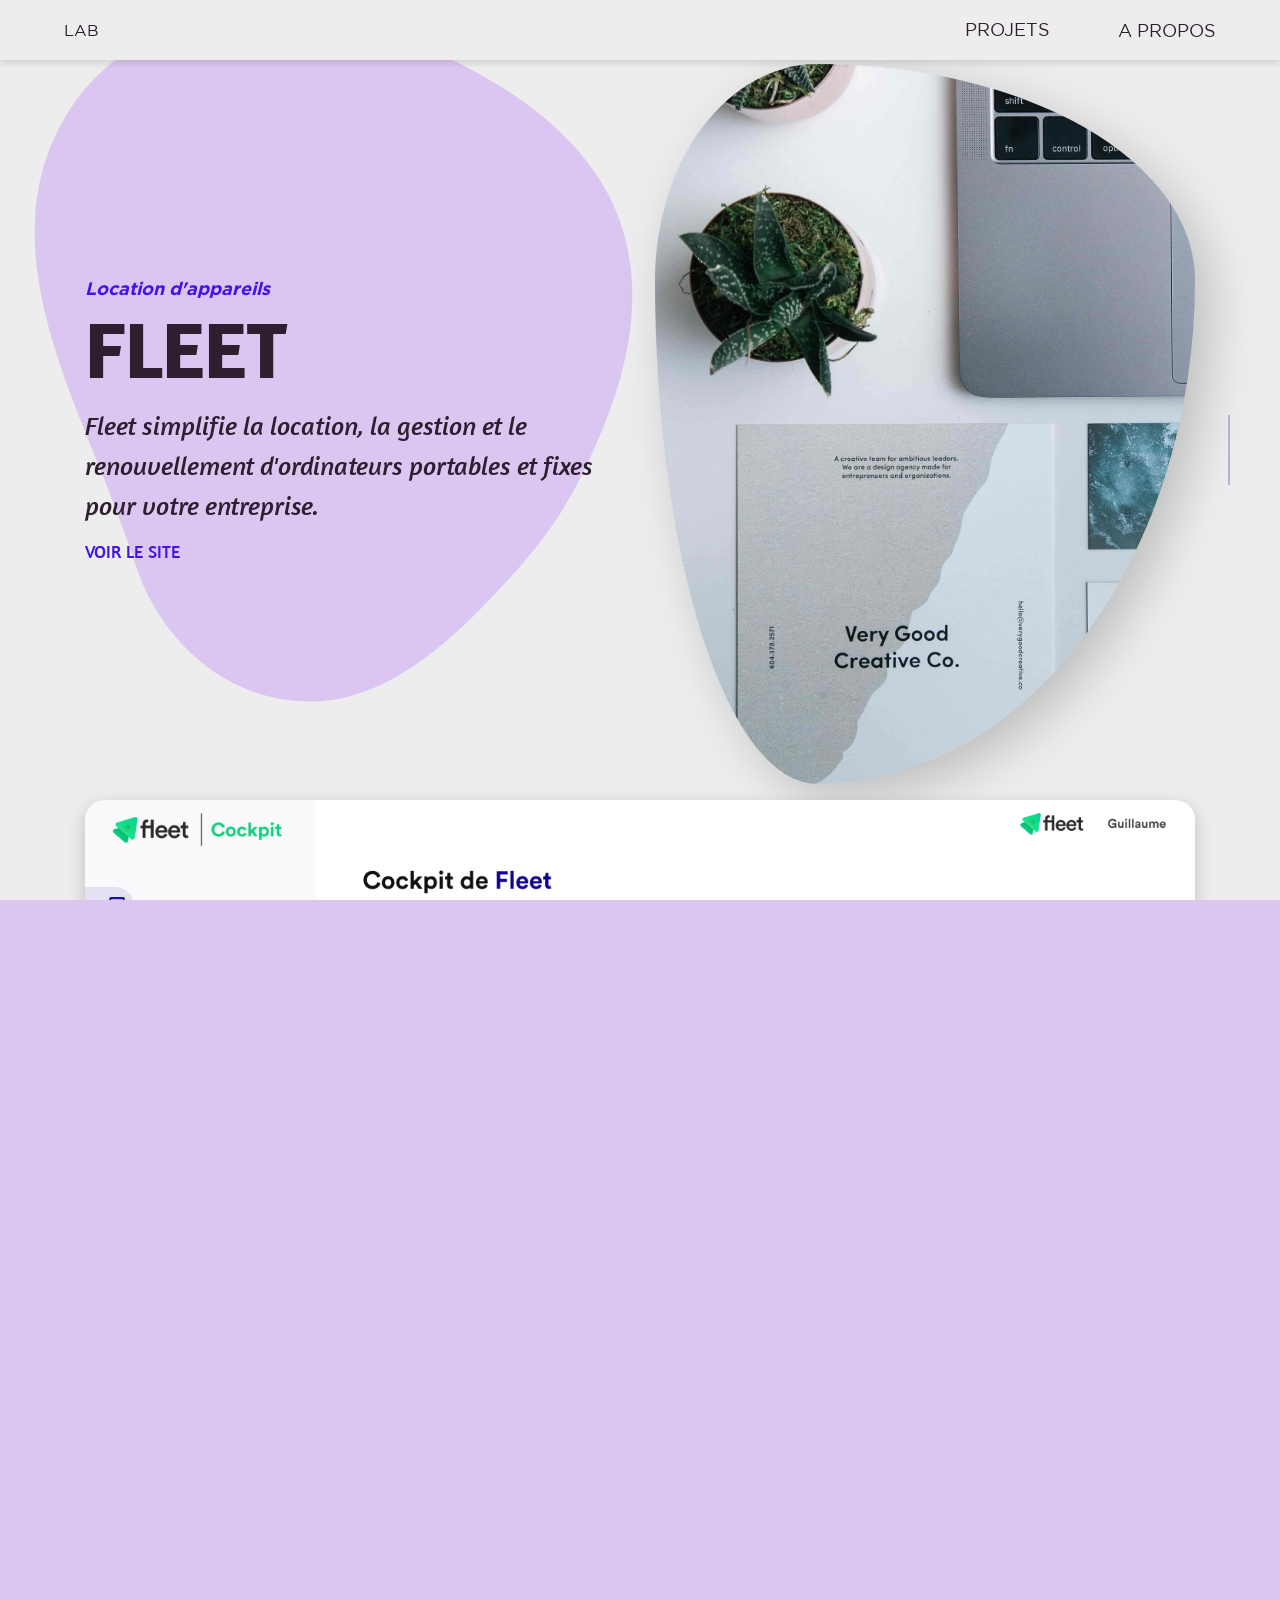
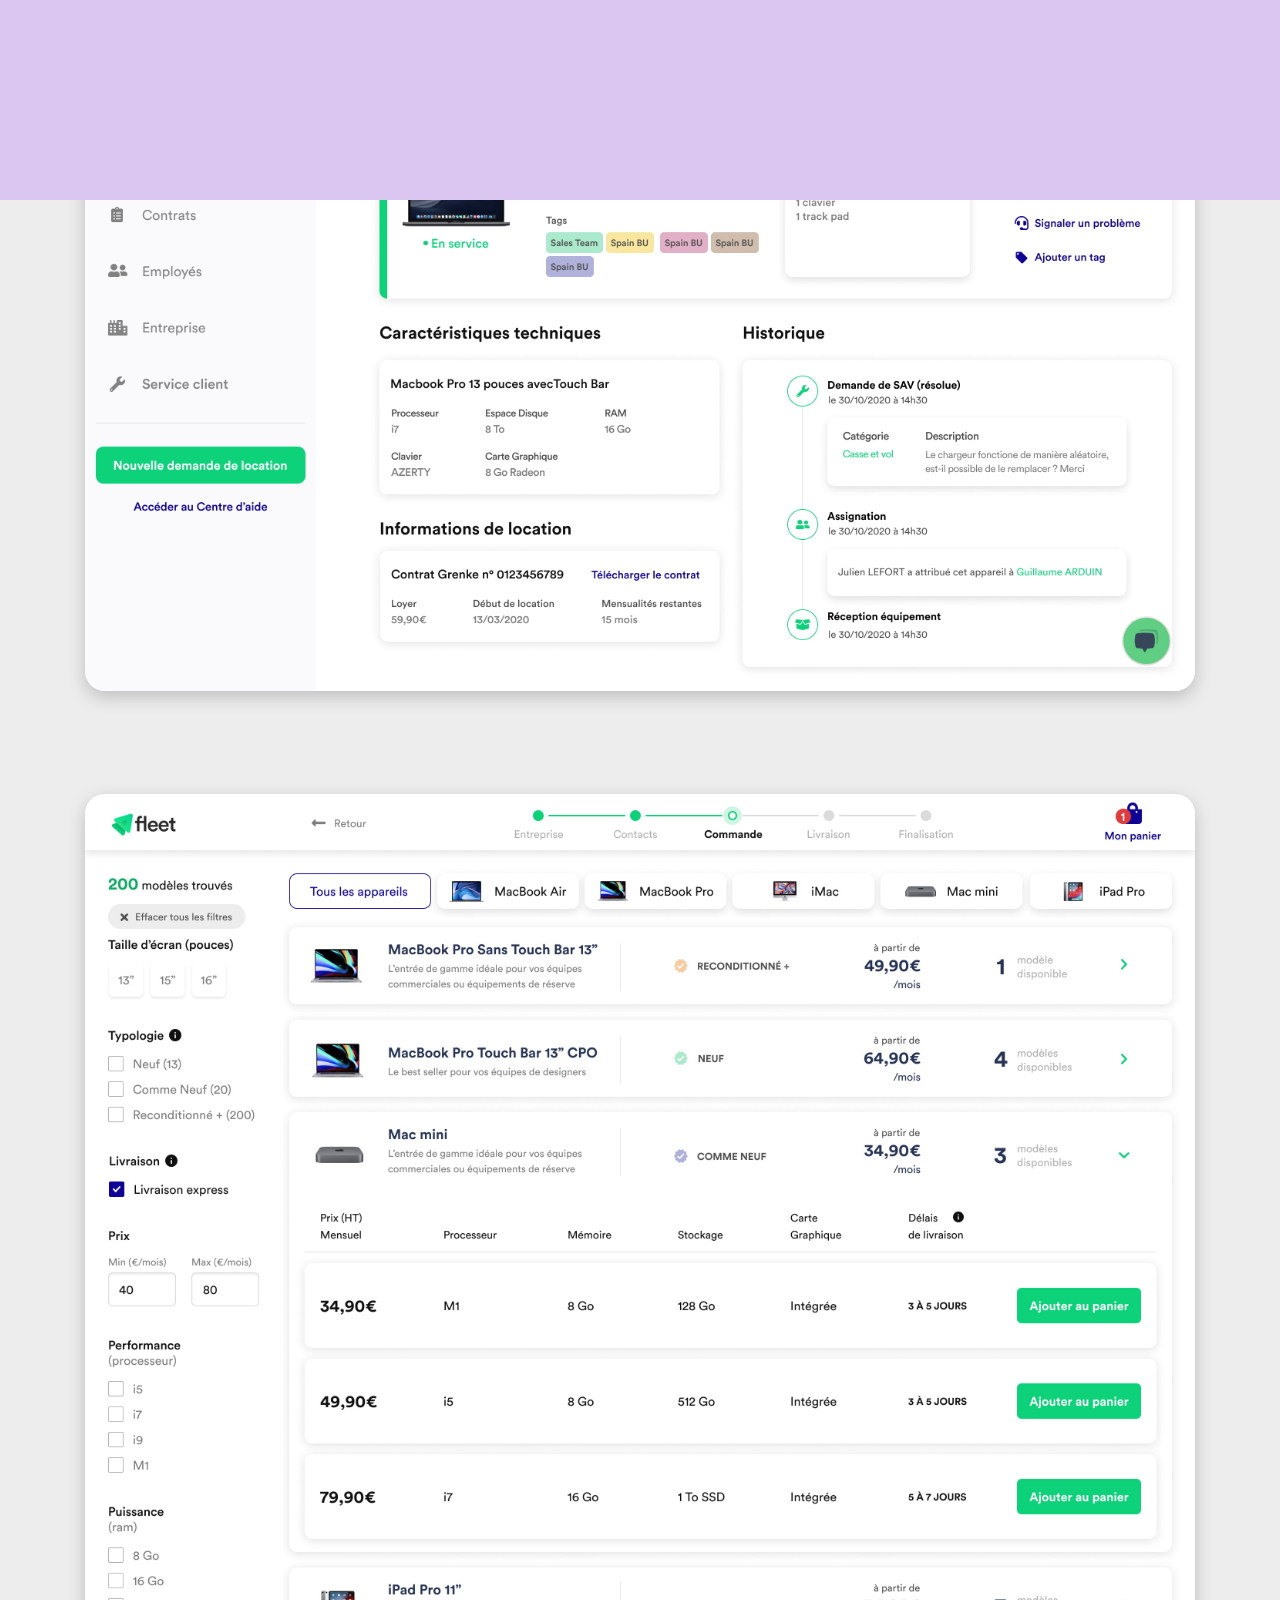
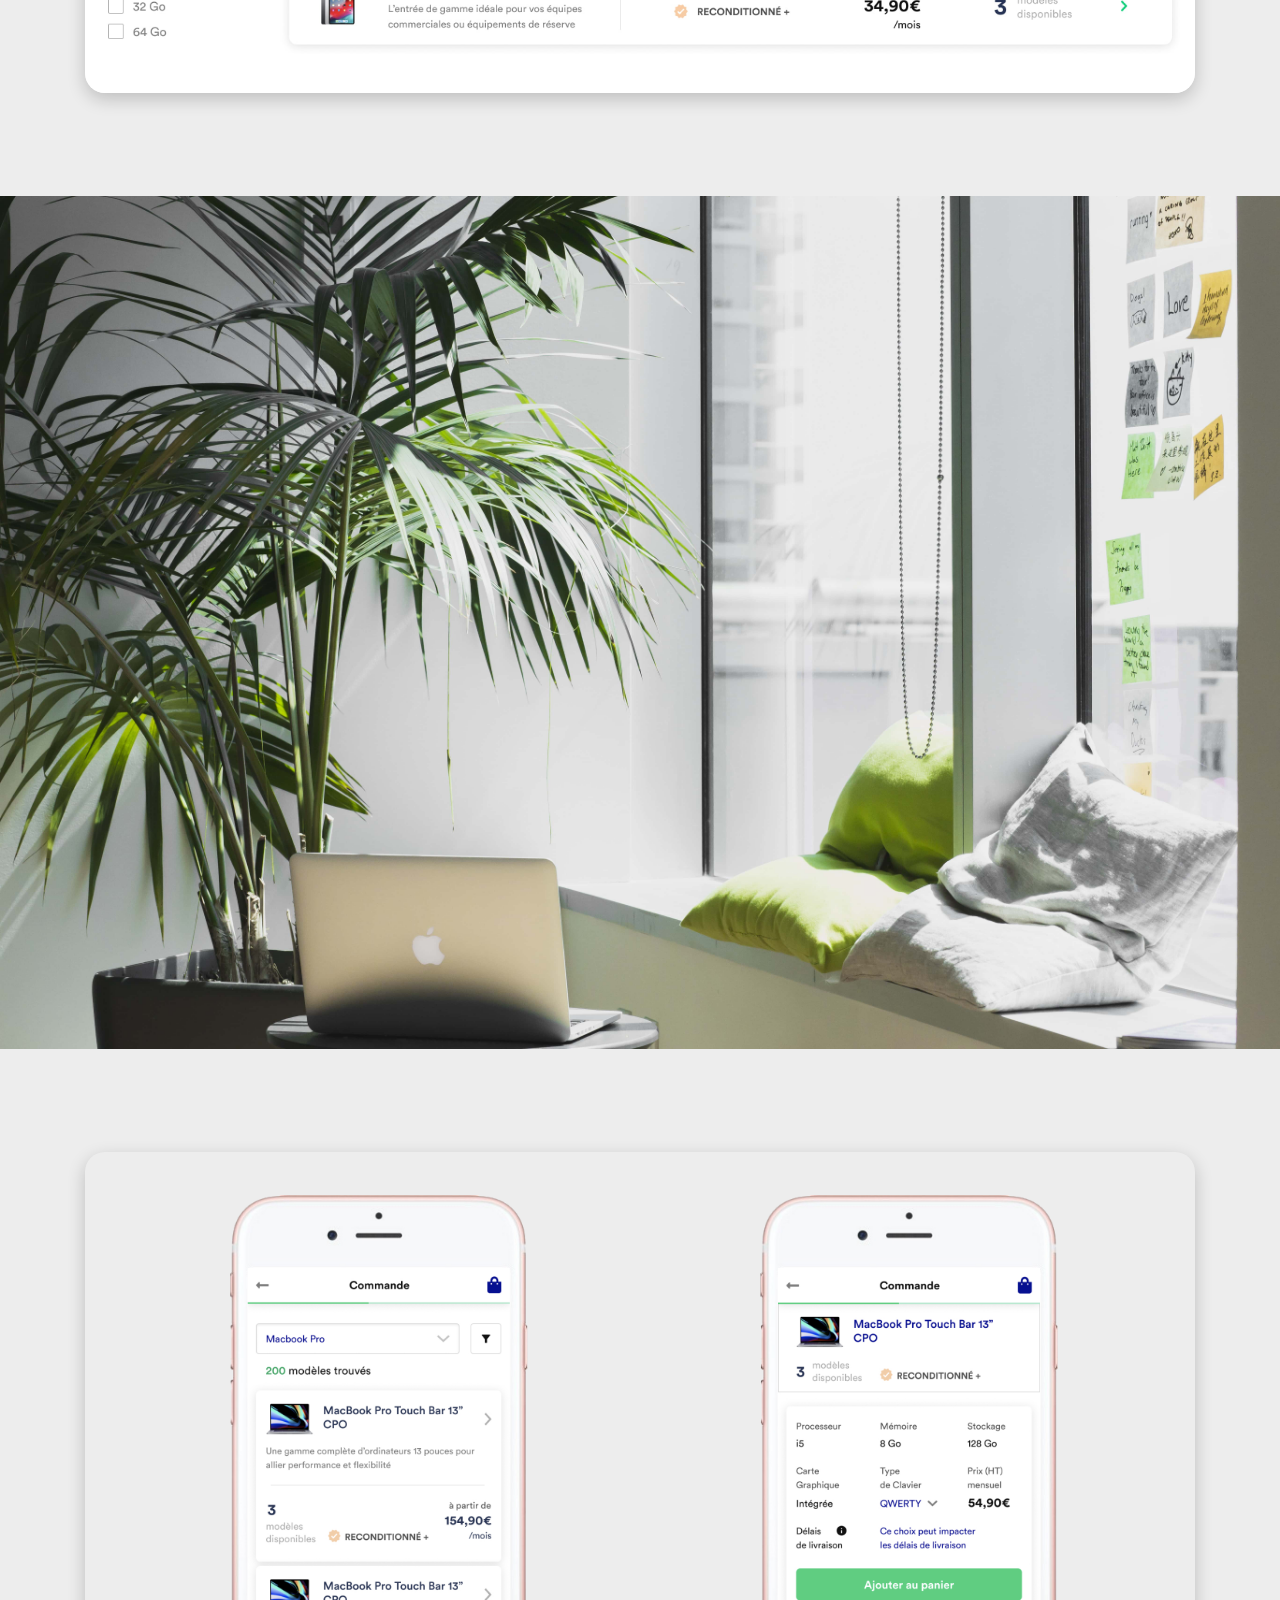
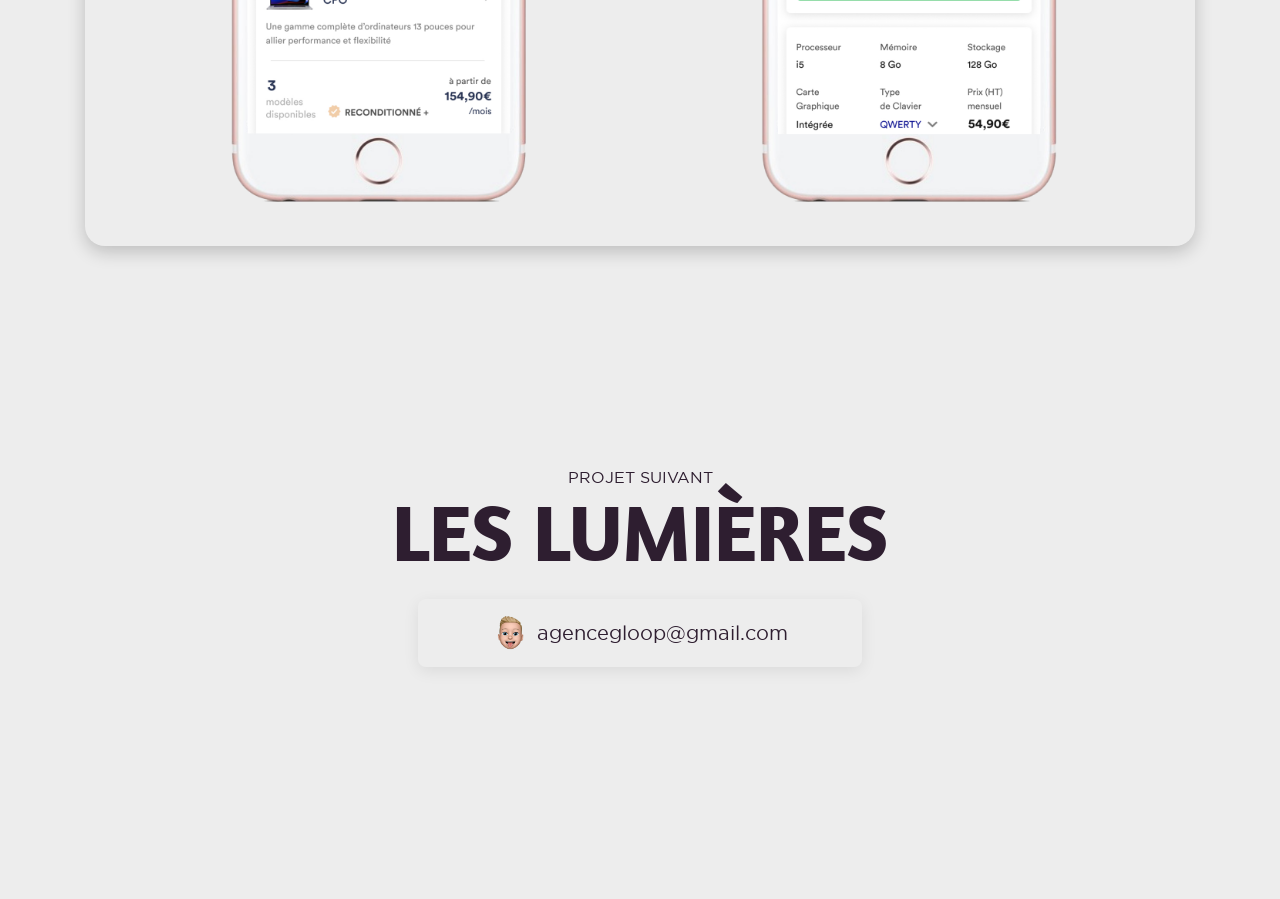
<file: fleet.html>
<!DOCTYPE html>
<html lang="fr">

<head itemscope="itemscope" itemtype="https://schema.org/WebPage">
    <meta charset="UTF-8">
    <meta http-equiv="X-UA-Compatible" content="IE=edge">
    <meta name="viewport" content="width=device-width, initial-scale=1.0">
    <meta name="description" content="Besoin d'un site internet ? L'Agence Gloop créée pour vous un site sur mesure, respectant votre budget. Contactez-moi pour la réalisation de votre site !"> 
    <link rel="icon" href="assets/images/favicon.svg" type="image/jpg">
  
    <!-- Google / Search Engine Tags -->
    <meta itemprop="name" content="Agence Gloop - Freelance Webdesigner">
    <meta itemprop="description" content="Besoin d'un site internet ? L'Agence Gloop créée pour vous un site sur mesure, respectant votre budget. Contactez-moi pour la réalisation de votre site !">
    <meta itemprop="image" content="assets/content.jpg">
  
    <!-- Facebook Meta Tags -->
    <meta property="og:url" content="https://agencegloop.fr/">
    <meta property="og:type" content="website" />
    <meta property="og:title" content="Agence Gloop - Freelance Webdesigner">
    <meta property="og:description" content="Besoin d'un site internet ? L'Agence Gloop créée pour vous un site sur mesure, respectant votre budget. Contactez-moi pour la réalisation de votre site !">
    <meta property="og:image" content="assets/content.jpg" />
  
    <!-- Twitter Meta Tags -->
    <meta name="twitter:card" content="summary_large_image">
    <meta name="twitter:title" content="Agence Gloop - Freelance Webdesigner">
    <meta name="twitter:description" content="Besoin d'un site internet ? L'Agence Gloop créée pour vous un site sur mesure, respectant votre budget. Contactez-moi pour la réalisation de votre site !">
    <meta name="twitter:image" content="assets/content.jpg">
  
    <title>Agence Gloop - Freelance Webdesigner</title>
    <link rel="stylesheet" href="css/styles.css">
    <link rel="stylesheet" href="css/project.css">
    <link rel="stylesheet" href="css/bootstrap.min.css">
    <link rel="stylesheet" href="css/reset.css">
    <link rel="stylesheet" href="css/cursor.css">
    <script defer src="js/waypoint.min.js"></script>
    <script defer src="js/main.js"></script>
    <script defer src="js/menu.js"></script>
    <script defer src="js/bootstrap.min.js"></script>

    <!-- Google Tag Manager -->
    <script>(function(w,d,s,l,i){w[l]=w[l]||[];w[l].push({'gtm.start':
    new Date().getTime(),event:'gtm.js'});var f=d.getElementsByTagName(s)[0],
    j=d.createElement(s),dl=l!='dataLayer'?'&l='+l:'';j.async=true;j.src=
    'https://www.googletagmanager.com/gtm.js?id='+i+dl;f.parentNode.insertBefore(j,f);
    })(window,document,'script','dataLayer','GTM-5QN83W4Q');</script>
    <!-- End Google Tag Manager -->

<!-- Google tag (gtag.js) -->
<script async src="https://www.googletagmanager.com/gtag/js?id=G-5EPGCEQLTR"></script>
<script>
  window.dataLayer = window.dataLayer || [];
  function gtag(){dataLayer.push(arguments);}
  gtag('js', new Date());

  gtag('config', 'G-5EPGCEQLTR');
</script>

  <meta name="google-site-verification" content="2Uuye0cUjsNWWffUsaUyAf73aJEAXmlGHTE8a8REHz0" />

</head>

<body class="body--prod">
    <!-- Google Tag Manager (noscript) -->
    <noscript><iframe src="https://www.googletagmanager.com/ns.html?id=GTM-5QN83W4Q"
    height="0" width="0" style="display:none;visibility:hidden"></iframe></noscript>
    <!-- End Google Tag Manager (noscript) -->
    <div id="preloader--after" class="preloader--after"></div>
    <div id="preloader--before" class="preloader--before"></div>

    <header class="header">
        <a class="header--logo nav--lab js-preloader" href="index.html">LAB</a>
        <div class="headerWrapper noselect">
            <a class="header--works js-preloader" href="works.html" id="headerWorks">
                <div class="header--worksMover" id="headerWorksMover">
                    <div class="header__li">PROJETS</div>
                </div>
            </a>
            <a class="header--about header__li">A PROPOS</a>
        </div>
        <div class="header__about noselect" id="headerAbout">
            <div class="header__about--close" id="closeAbout">
                <a class="header__about--closeText header__li">FERMER</a>
            </div>
            <div class="header__about--wrapper">
                <div class="header__about--about">À PROPOS</div>
                <div class="header__about--description">
                    Ravi de vous rencontrer ! <br> Je m'appelle
                    <h1><em>Julien</em></h1>, un <em>Product Designer</em> basé à <em>Paris</em>, 
                    actuellement au service de <a href="https://www.dougs.fr/" target="_blank">Dougs</a>. 
                    Parallèlement, j'ai fondé ma propre entreprise. Mon objectif est de proposer des services 
                    web à des <em>tarifs compétitifs</em>, car je suis passionné par l'idée d'aider 
                    les entreprises à établir leur présence en ligne, leur permettant ainsi 
                    d'atteindre de nouveaux clients sans compromettre leur budget. 
                    Mon mantra est simple : <em>"Rendre l'inaccessible accessible pour tous !"</em>
                  </div>
                  <div class="header__about--contacts">
                    <div class="header__about--contact">CONTACT</div>
                    <div class="header__about--links">
                        <a href="mailto:agencegloop@gmail.com" target="_blank">agencegloop@gmail.com</a>
                        <a href="https://www.linkedin.com/company/agence-gloop/" target="_blank">LinkedIn</a>
                        <a href="https://dribbble.com/JulienLEFORT" target="_blank">Dribbble</a>
                        <a href="assets/copyright/mentions-legales-agencegloop.pdf" target="_blank">
                            <p class="header__about--copy">&copy; 2023 Agence Gloop. Tous droits réservés.</p></a>
                      </div>
                </div>
            </div>
        </div>
    </header>

    <div class="progress__bg">
        <div class="progress__bar"></div>
    </div>

    <div class="cursor-dot-outline"></div>
    <div class="cursor-dot"></div>
    <!-- <div class="bubble"></div> -->
    <div class="blob">
        <svg xmlns:xlink="http://www.w3.org/1999/xlink" version="1.1" xmlns="http://www.w3.org/2000/svg" viewBox="0 0 310 350">
            <path d="M156.4,339.5c31.8-2.5,59.4-26.8,80.2-48.5c28.3-29.5,40.5-47,56.1-85.1c14-34.3,20.7-75.6,2.3-111  c-18.1-34.8-55.7-58-90.4-72.3c-11.7-4.8-24.1-8.8-36.8-11.5l-0.9-0.9l-0.6,0.6c-27.7-5.8-56.6-6-82.4,3c-38.8,13.6-64,48.8-66.8,90.3c-3,43.9,17.8,88.3,33.7,128.8c5.3,13.5,10.4,27.1,14.9,40.9C77.5,309.9,111,343,156.4,339.5z"/>
        </svg>
    </div>
    <section class="prod__bg prod__bg--watch">
        <div class="container prod--top">
            <div class="row">
                <div class="col-xl-6 col-lg-6 col prod__hero">
                    <h2>Location d'appareils</h2>
                    <h1>Fleet</h1>
                    <div class="intro__quote">
                        <p>Fleet simplifie la location, la gestion et le renouvellement d'ordinateurs portables et fixes pour votre entreprise.
                        </p>
                        <a class="prod__link" href="https://fleet.co" target="_blank">Voir le site</a>
                    </div>
                </div>
                <div class="col-xl-6 col-lg-6">
                    <div class="bubble bubble--fleet"></div>
                </div>
            </div>
        </div>
    </section>

    <section>
        <div class="container">
            <div class="row">
                <div class="col-xl-12">
                    <img src="assets/fleet/Cockpit__devices.jpg" class="img-fluid waypoints" alt="vue appareils">
                </div>
            </div>
            <div class="row">
                <div class="col-xl-12">
                    <img src="assets/fleet/Cockpit__Details.jpg" class="img-fluid" alt="vue en détails">
                </div>
            </div>
            <div class="row">
                <div class="col-xl-12">
                    <img src="assets/fleet/Website__basket.jpg" class="img-fluid" alt="Page panier">
                </div>
            </div>            
        </div>
    </section>

    <section>
        <img src="assets/fleet/fleet__bg.jpg" class="img--full" alt="fond d'écran">
    </section>

    <section>
        <div class="container">
            <div class="row">
                <div class="col-xl-12">
                    <img src="assets/fleet/mobile__cockpit.png" class="img-fluid" alt="vue mobile du cockpit">
                </div>
            </div>
        </div>
    </section>

    <section class="next__bg next__bg--camari">
        <div class="container">
            <div class="row">
                <div class="col-xl-12 next__text">
                    <span class="next__subtitle">Projet suivant</span>
                    <a href="leslumieres.html" class="next__link js-preloader">Les Lumières</a>
                    <span class="mail-info">
                        <img src="assets/images/mail.png" alt="eMail Icon">
                        <span id="mail-text" tooltip="Copier en un clic" tooltip-position="bottom"><a class="mail-text">agencegloop@gmail.com</a></span>
                    </span>
                </div>
            </div>    
        </div>
    </section>

    <footer>
        <script>
        window.axeptioSettings = {
          clientId: "654a185f5599df70a38174b5",
          cookiesVersion: "agence gloop-fr",
        };
         
        (function(d, s) {
          var t = d.getElementsByTagName(s)[0], e = d.createElement(s);
          e.async = true; e.src = "//static.axept.io/sdk.js";
          t.parentNode.insertBefore(e, t);
        })(document, "script");
        </script>
    </footer>
</body>
</html>
<!-- ¢ Julien LEFORT -->
</file>
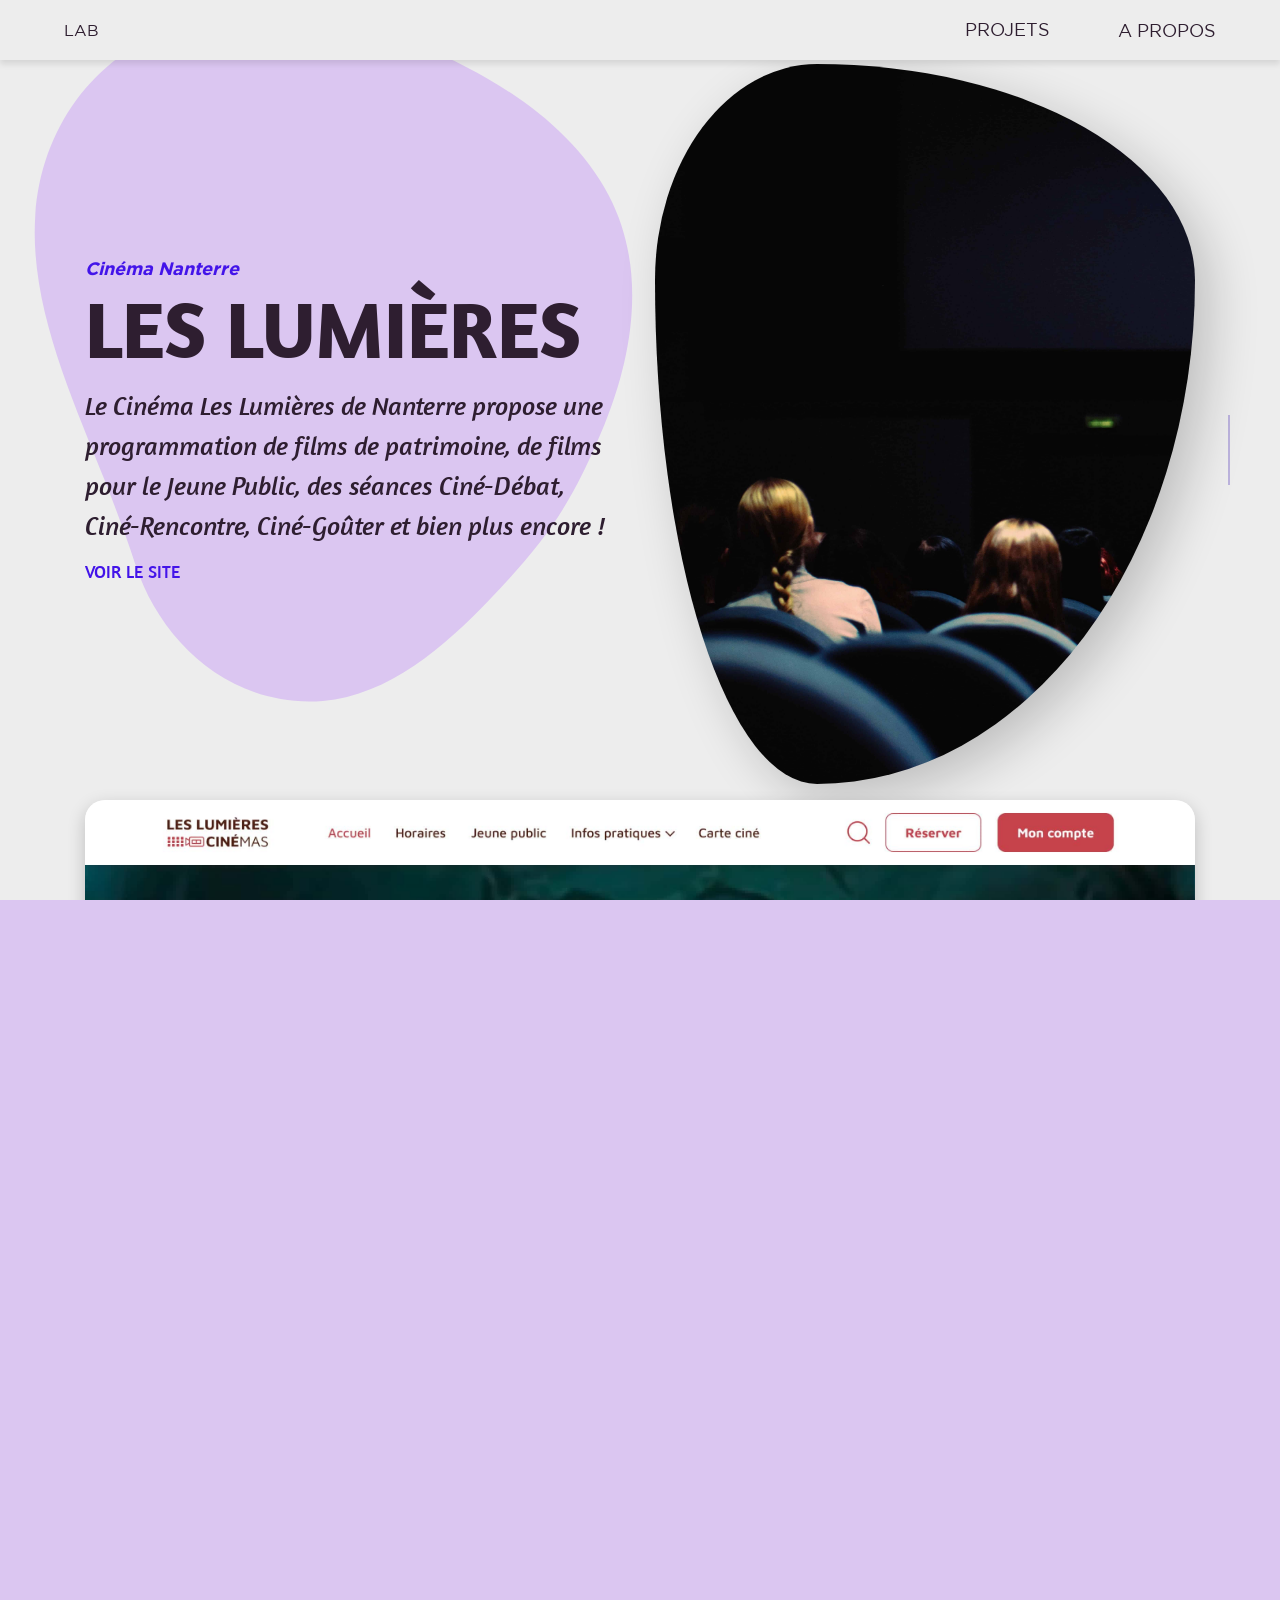
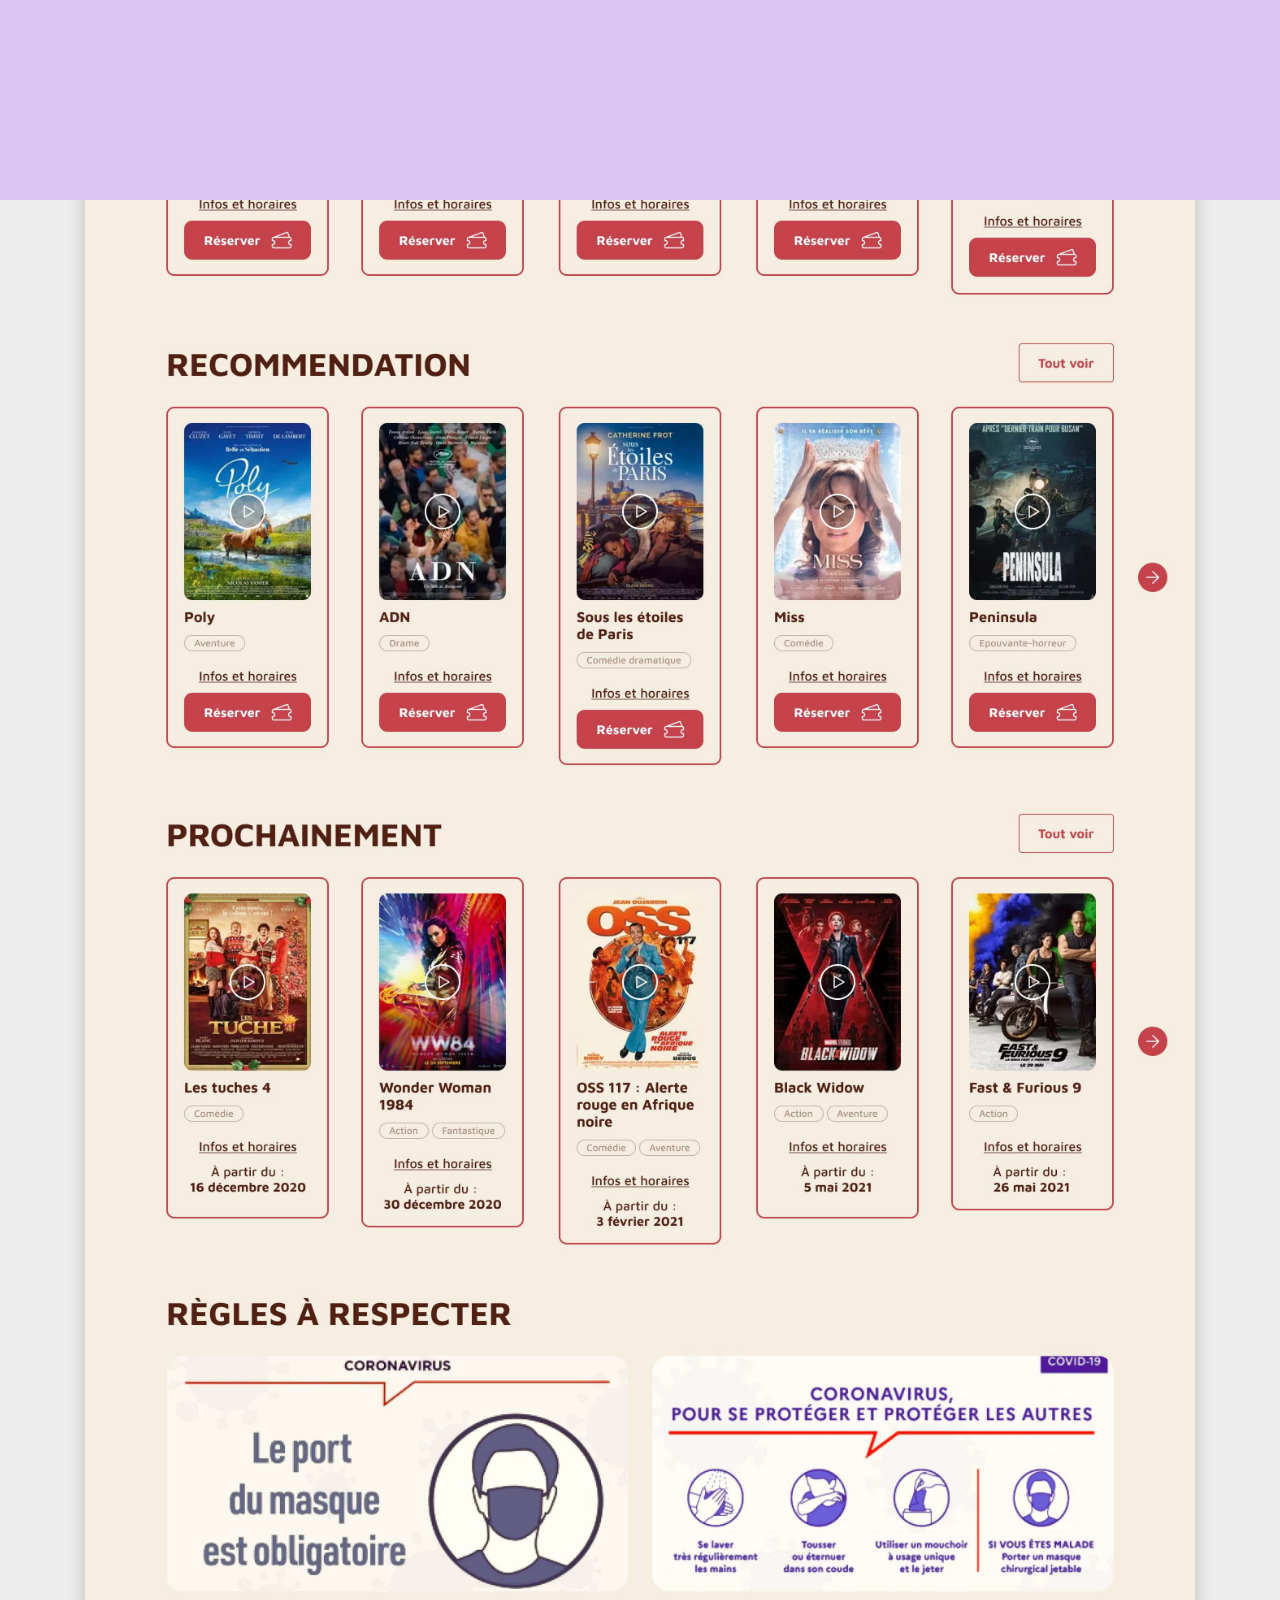
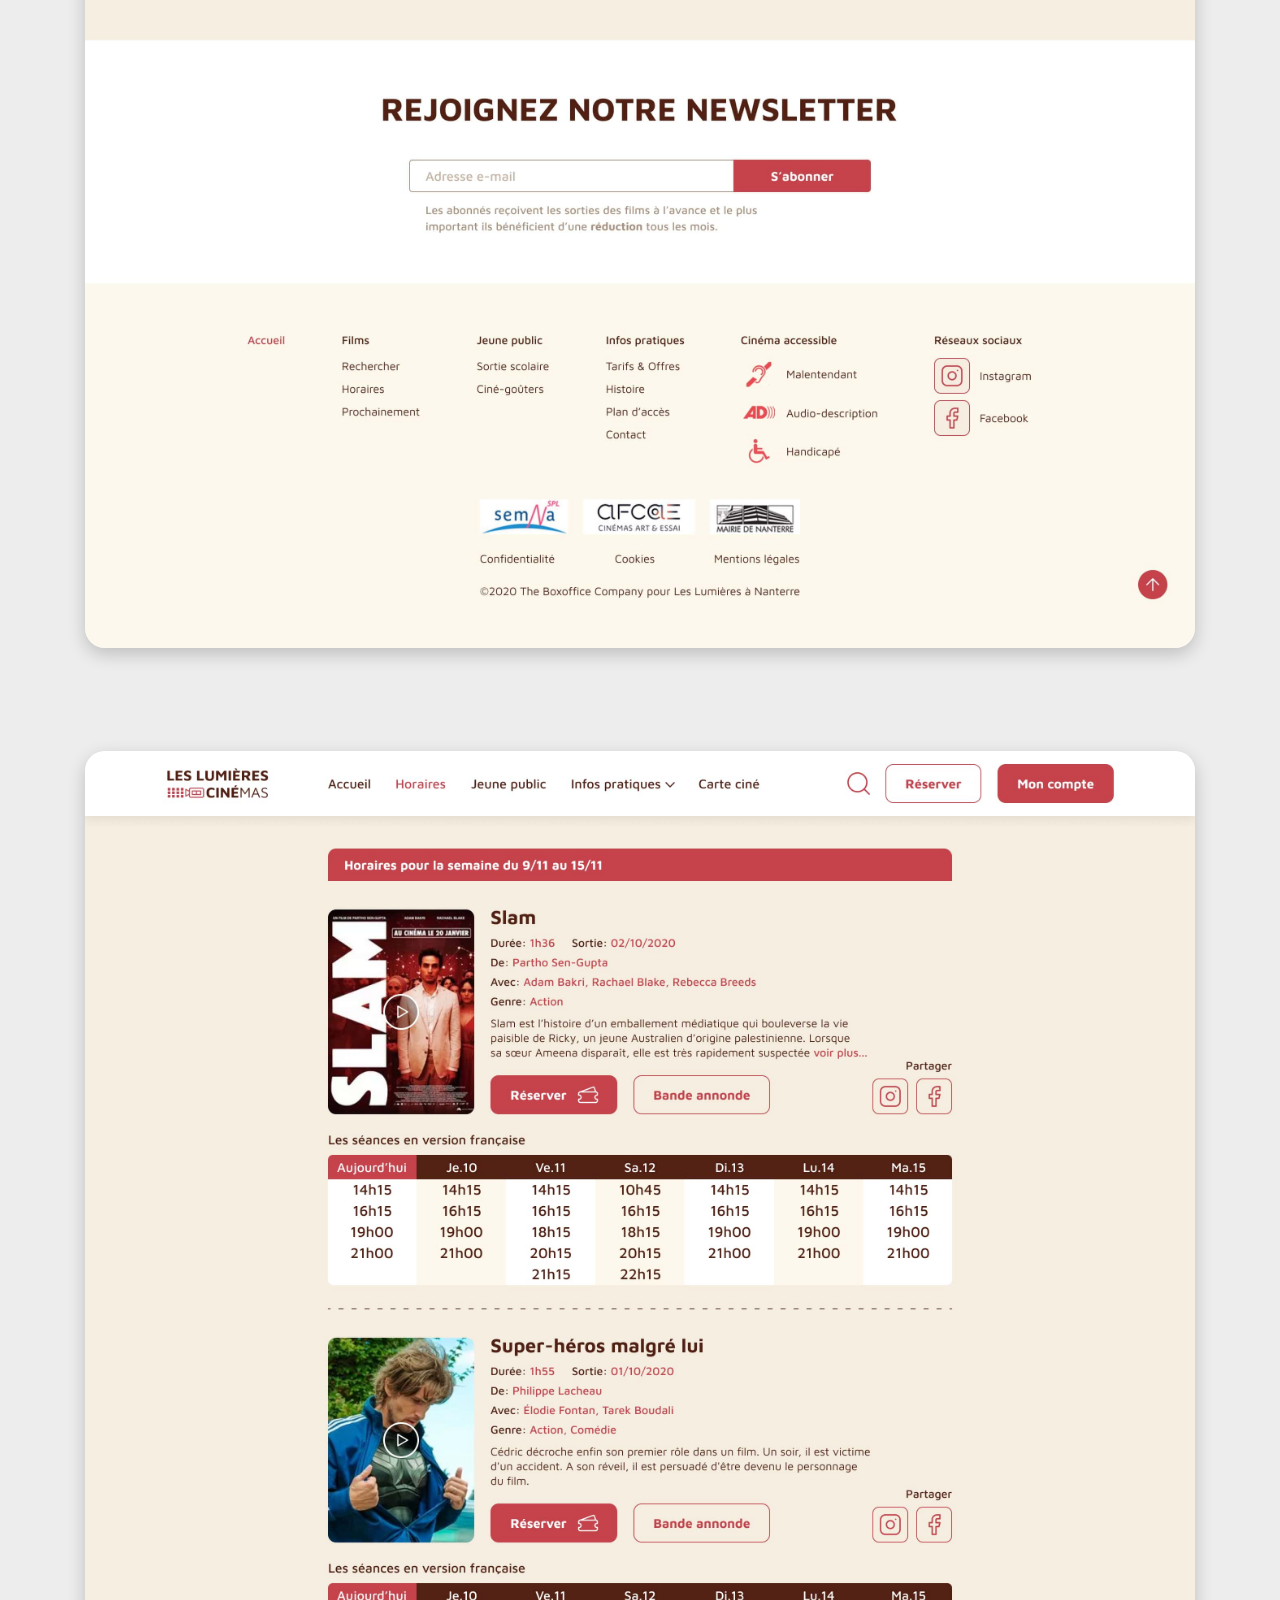
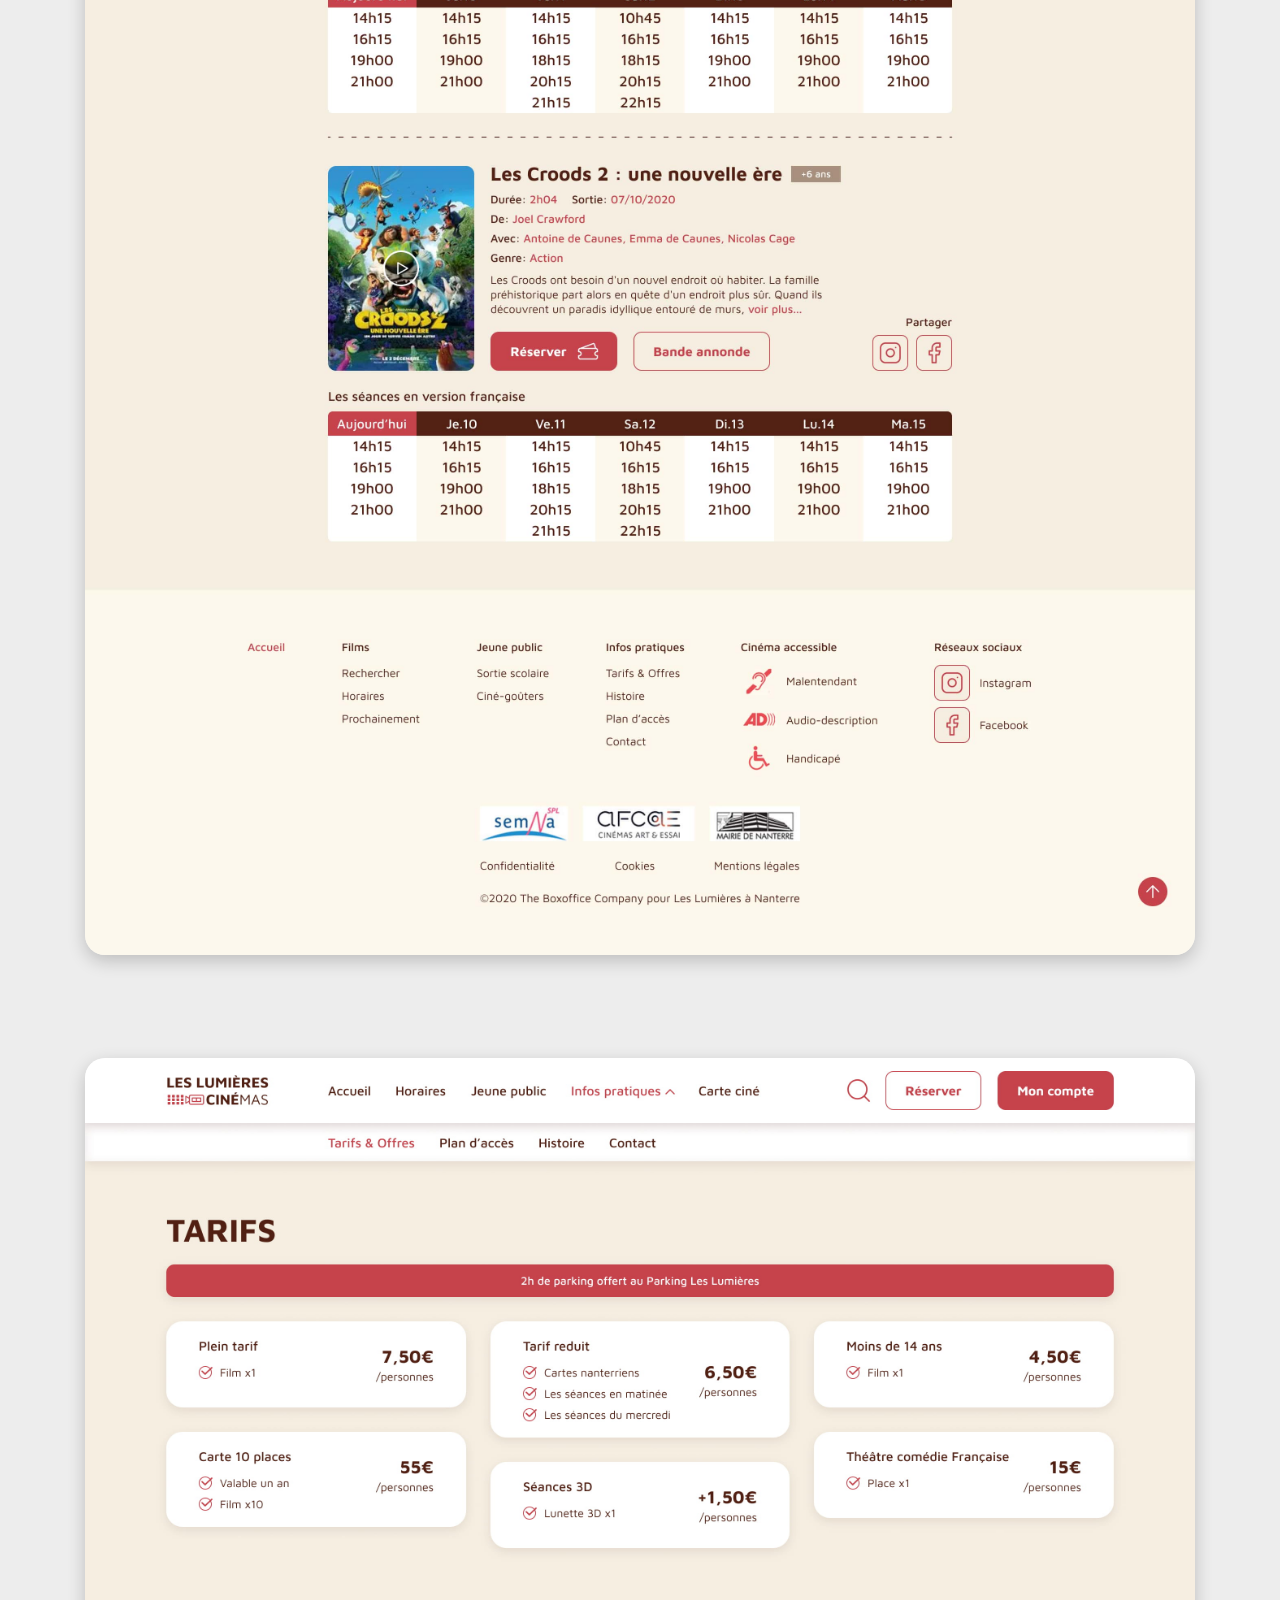
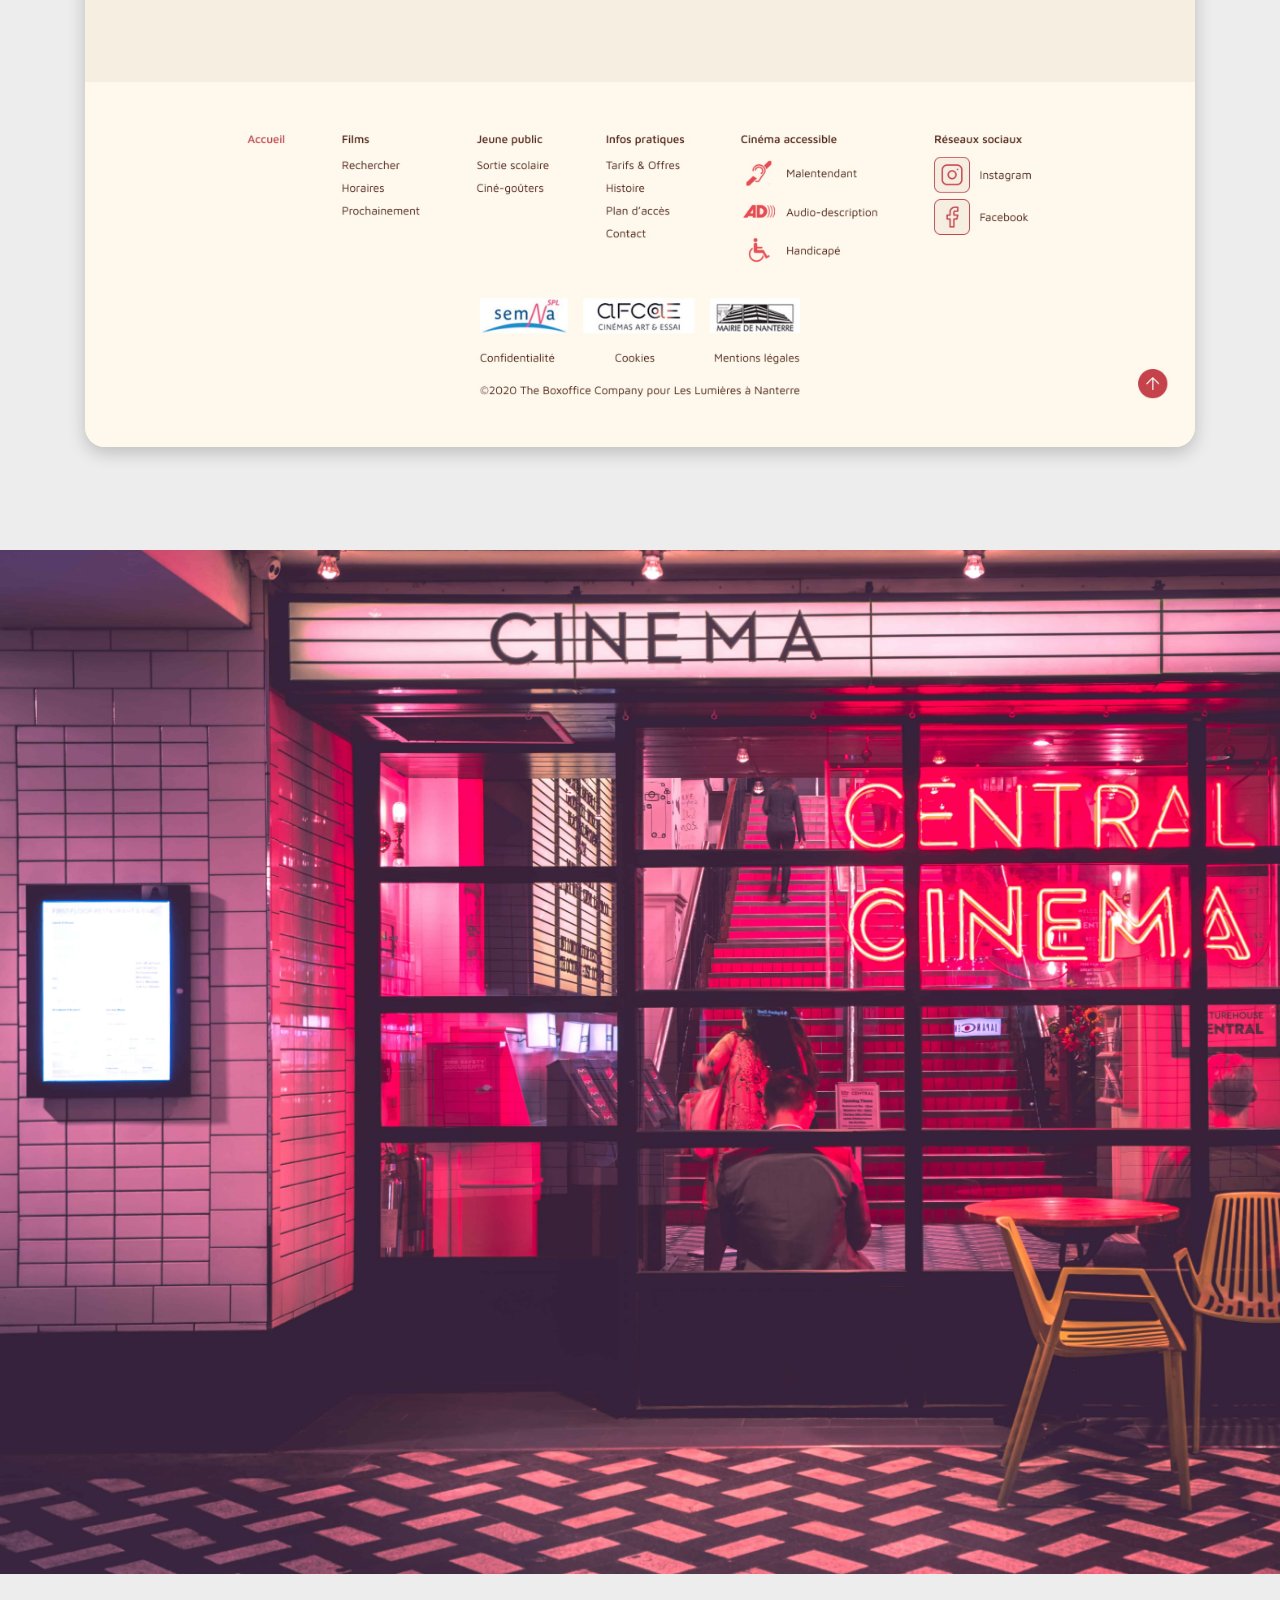
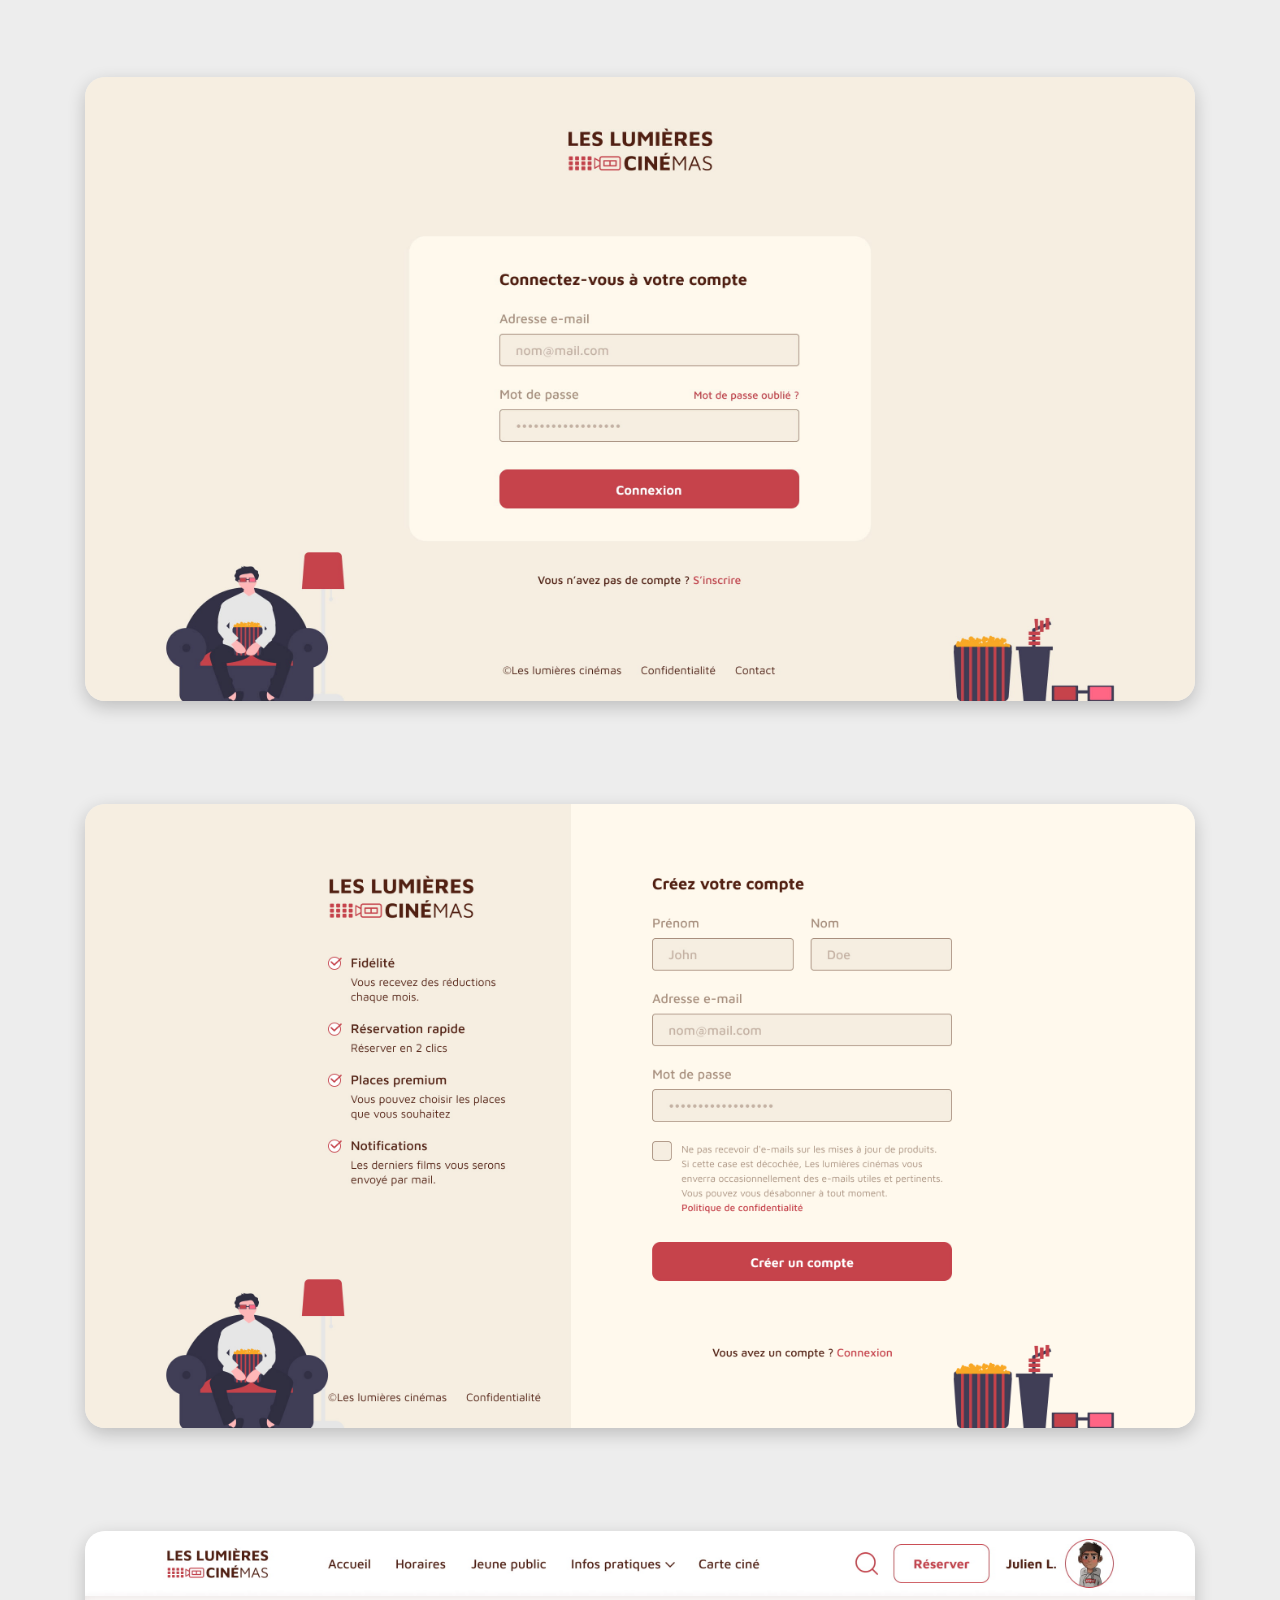
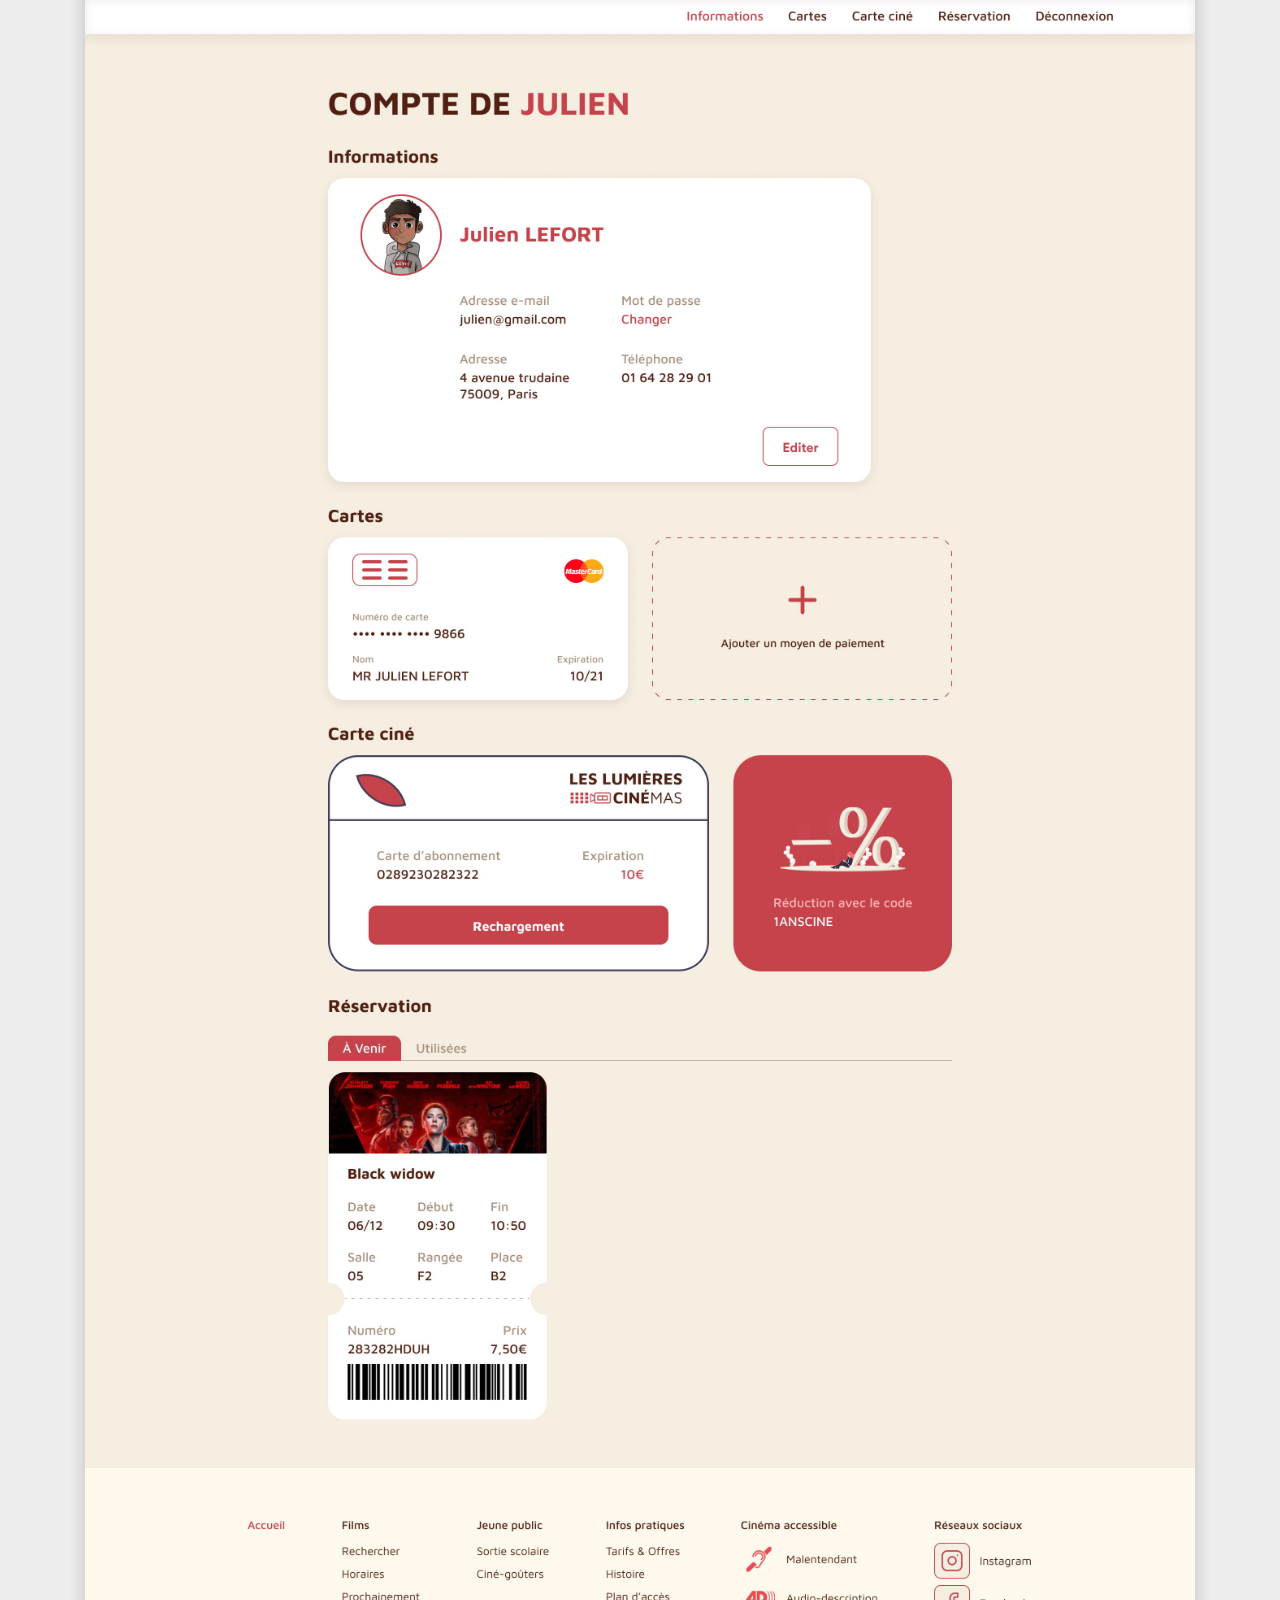
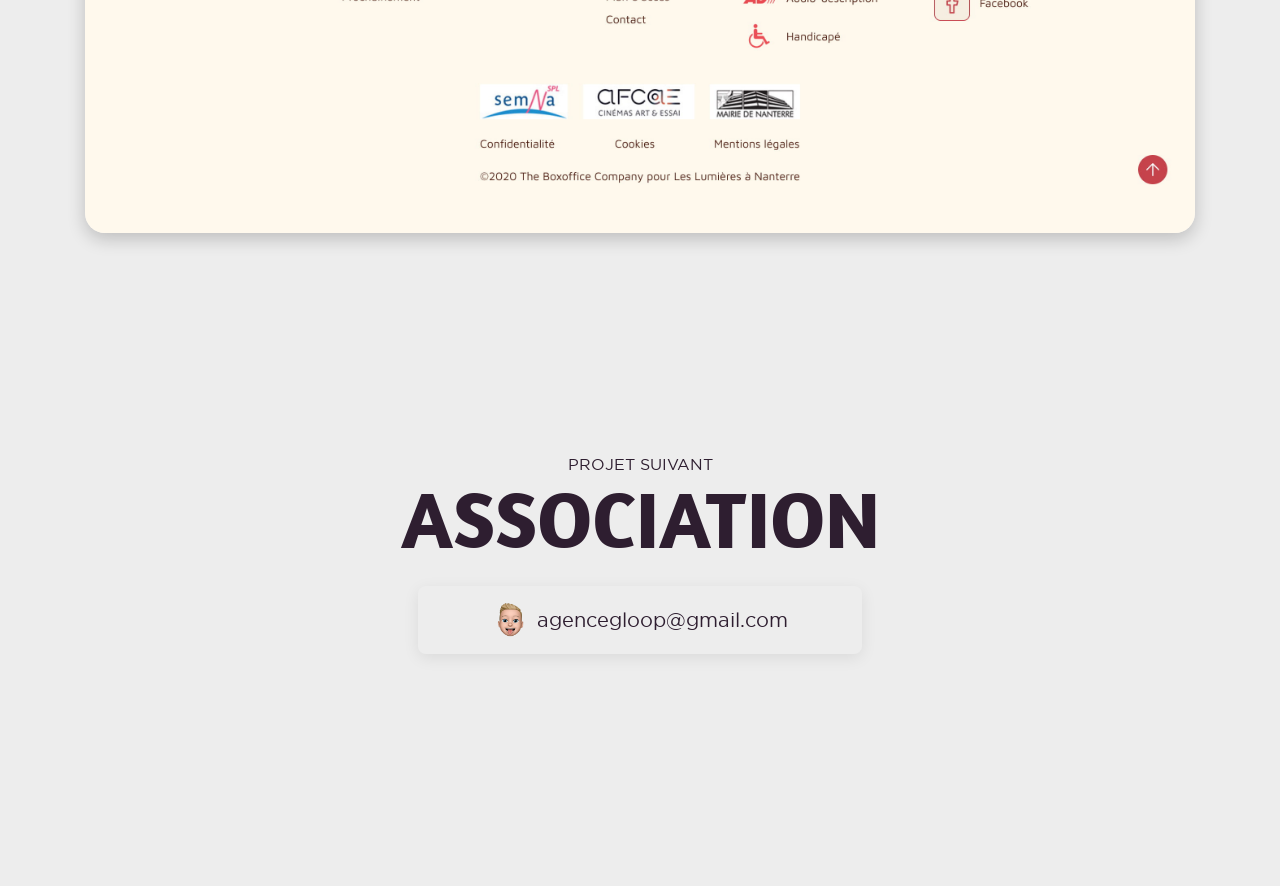
<file: leslumieres.html>
<!DOCTYPE html>
<html lang="fr">

<head itemscope="itemscope" itemtype="https://schema.org/WebPage">
    <meta charset="UTF-8">
    <meta http-equiv="X-UA-Compatible" content="IE=edge">
    <meta name="viewport" content="width=device-width, initial-scale=1.0">
    <meta name="description" content="Besoin d'un site internet ? L'Agence Gloop créée pour vous un site sur mesure, respectant votre budget. Contactez-moi pour la réalisation de votre site !"> 
    <link rel="icon" href="assets/images/favicon.svg" type="image/jpg">
  
    <!-- Google / Search Engine Tags -->
    <meta itemprop="name" content="Agence Gloop - Freelance Webdesigner">
    <meta itemprop="description" content="Besoin d'un site internet ? L'Agence Gloop créée pour vous un site sur mesure, respectant votre budget. Contactez-moi pour la réalisation de votre site !">
    <meta itemprop="image" content="assets/content.jpg">
  
    <!-- Facebook Meta Tags -->
    <meta property="og:url" content="https://agencegloop.fr/">
    <meta property="og:type" content="website" />
    <meta property="og:title" content="Agence Gloop - Freelance Webdesigner">
    <meta property="og:description" content="Besoin d'un site internet ? L'Agence Gloop créée pour vous un site sur mesure, respectant votre budget. Contactez-moi pour la réalisation de votre site !">
    <meta property="og:image" content="assets/content.jpg" />
  
    <!-- Twitter Meta Tags -->
    <meta name="twitter:card" content="summary_large_image">
    <meta name="twitter:title" content="Agence Gloop - Freelance Webdesigner">
    <meta name="twitter:description" content="Besoin d'un site internet ? L'Agence Gloop créée pour vous un site sur mesure, respectant votre budget. Contactez-moi pour la réalisation de votre site !">
    <meta name="twitter:image" content="assets/content.jpg">
  
    <title>Agence Gloop - Freelance Webdesigner</title>
    <link rel="stylesheet" href="css/styles.css">
    <link rel="stylesheet" href="css/project.css">
    <link rel="stylesheet" href="css/bootstrap.min.css">
    <link rel="stylesheet" href="css/reset.css">
    <link rel="stylesheet" href="css/cursor.css">
    <script defer src="js/waypoint.min.js"></script>
    <script defer src="js/main.js"></script>
    <script defer src="js/menu.js"></script>
    <script defer src="js/bootstrap.min.js"></script>

    <!-- Google Tag Manager -->
    <script>(function(w,d,s,l,i){w[l]=w[l]||[];w[l].push({'gtm.start':
    new Date().getTime(),event:'gtm.js'});var f=d.getElementsByTagName(s)[0],
    j=d.createElement(s),dl=l!='dataLayer'?'&l='+l:'';j.async=true;j.src=
    'https://www.googletagmanager.com/gtm.js?id='+i+dl;f.parentNode.insertBefore(j,f);
    })(window,document,'script','dataLayer','GTM-5QN83W4Q');</script>
    <!-- End Google Tag Manager -->

<!-- Google tag (gtag.js) -->
<script async src="https://www.googletagmanager.com/gtag/js?id=G-5EPGCEQLTR"></script>
<script>
  window.dataLayer = window.dataLayer || [];
  function gtag(){dataLayer.push(arguments);}
  gtag('js', new Date());

  gtag('config', 'G-5EPGCEQLTR');
</script>

  <meta name="google-site-verification" content="2Uuye0cUjsNWWffUsaUyAf73aJEAXmlGHTE8a8REHz0" />

</head>

<body class="body--prod">
    <!-- Google Tag Manager (noscript) -->
    <noscript><iframe src="https://www.googletagmanager.com/ns.html?id=GTM-5QN83W4Q"
    height="0" width="0" style="display:none;visibility:hidden"></iframe></noscript>
    <!-- End Google Tag Manager (noscript) -->
    <div id="preloader--after" class="preloader--after"></div>
    <div id="preloader--before" class="preloader--before"></div>

    <header class="header">
        <a class="header--logo nav--lab js-preloader" href="index.html">LAB</a>
        <div class="headerWrapper noselect">
            <a class="header--works js-preloader" href="works.html" id="headerWorks">
                <div class="header--worksMover" id="headerWorksMover">
                    <div class="header__li">PROJETS</div>
                </div>
            </a>
            <a class="header--about header__li">A PROPOS</a>
        </div>
        <div class="header__about noselect" id="headerAbout">
            <div class="header__about--close" id="closeAbout">
                <a class="header__about--closeText header__li">FERMER</a>
            </div>
            <div class="header__about--wrapper">
                <div class="header__about--about">À PROPOS</div>
                <div class="header__about--description">
                    Ravi de vous rencontrer ! <br> Je m'appelle
                    <h1><em>Julien</em></h1>, un <em>Product Designer</em> basé à <em>Paris</em>, 
                    actuellement au service de <a href="https://www.dougs.fr/" target="_blank">Dougs</a>. 
                    Parallèlement, j'ai fondé ma propre entreprise. Mon objectif est de proposer des services 
                    web à des <em>tarifs compétitifs</em>, car je suis passionné par l'idée d'aider 
                    les entreprises à établir leur présence en ligne, leur permettant ainsi 
                    d'atteindre de nouveaux clients sans compromettre leur budget. 
                    Mon mantra est simple : <em>"Rendre l'inaccessible accessible pour tous !"</em>
                  </div>
                  <div class="header__about--contacts">
                    <div class="header__about--contact">CONTACT</div>
                    <div class="header__about--links">
                        <a href="mailto:agencegloop@gmail.com" target="_blank">agencegloop@gmail.com</a>
                        <a href="https://www.linkedin.com/company/agence-gloop/" target="_blank">LinkedIn</a>
                        <a href="https://dribbble.com/JulienLEFORT" target="_blank">Dribbble</a>
                        <a href="assets/copyright/mentions-legales-agencegloop.pdf" target="_blank">
                            <p class="header__about--copy">&copy; 2023 Agence Gloop. Tous droits réservés.</p></a>
                      </div>
                </div>
            </div>
        </div>
    </header>

    <div class="progress__bg">
        <div class="progress__bar"></div>
    </div>

    <div class="cursor-dot-outline"></div>
    <div class="cursor-dot"></div>
    <!-- <div class="bubble"></div> -->
    <div class="blob">
        <svg xmlns:xlink="http://www.w3.org/1999/xlink" version="1.1" xmlns="http://www.w3.org/2000/svg" viewBox="0 0 310 350">
            <path d="M156.4,339.5c31.8-2.5,59.4-26.8,80.2-48.5c28.3-29.5,40.5-47,56.1-85.1c14-34.3,20.7-75.6,2.3-111  c-18.1-34.8-55.7-58-90.4-72.3c-11.7-4.8-24.1-8.8-36.8-11.5l-0.9-0.9l-0.6,0.6c-27.7-5.8-56.6-6-82.4,3c-38.8,13.6-64,48.8-66.8,90.3c-3,43.9,17.8,88.3,33.7,128.8c5.3,13.5,10.4,27.1,14.9,40.9C77.5,309.9,111,343,156.4,339.5z"/>
        </svg>
    </div>
    <section class="prod__bg prod__bg--watch">
        <div class="container prod--top">
            <div class="row">
                <div class="col-xl-6 col-lg-6 col prod__hero">
                    <h2>Cinéma Nanterre</h2>
                    <h1>Les Lumières</h1>
                    <div class="intro__quote">
                        <p>Le Cinéma Les Lumières de Nanterre propose une programmation de films de patrimoine, 
                            de films pour le Jeune Public, des séances Ciné-Débat, Ciné-Rencontre, Ciné-Goûter et bien plus encore !
                        </p>
                        <a class="prod__link" href="https://www.leslumieres-nanterre.fr/" target="_blank">Voir le site</a>
                    </div>
                </div>
                <div class="col-xl-6 col-lg-6">
                    <div class="bubble bubble--leslumieres"></div>
                </div>
            </div>
        </div>
    </section>

    <section>
        <div class="container">
            <div class="row">
                <div class="col-xl-12">
                    <img src="assets/leslumieres/homepage.jpg" class="img-fluid waypoints" alt="Page d'accueil">
                </div>
            </div>
            <div class="row">
                <div class="col-xl-12">
                    <img src="assets/leslumieres/times.jpg" class="img-fluid" alt="Planning">
                </div>
            </div>
            <div class="row">
                <div class="col-xl-12">
                    <img src="assets/leslumieres/prices.jpg" class="img-fluid" alt="Offres">
                </div>
            </div>            
        </div>
    </section>

    <section>
        <img src="assets/leslumieres/leslumieres__bg.jpg" class="img--full" alt="fond d'écran">
    </section>

    <section>
        <div class="container">
            <div class="row">
                <div class="col-xl-12">
                    <img src="assets/leslumieres/login.jpg" class="img-fluid waypoints" alt="Page connexion">
                </div>
            </div>
            <div class="row">
                <div class="col-xl-12">
                    <img src="assets/leslumieres/signup.jpg" class="img-fluid" alt="Page inscription">
                </div>
            </div>
            <div class="row">
                <div class="col-xl-12">
                    <img src="assets/leslumieres/account.jpg" class="img-fluid" alt="Compte">
                </div>
            </div>
        </div>
    </section>

    <section class="next__bg next__bg--camari">
        <div class="container">
            <div class="row">
                <div class="col-xl-12 next__text">
                    <span class="next__subtitle">Projet suivant</span>
                    <a href="association.html" class="next__link js-preloader">Association</a>
                    <span class="mail-info">
                        <img src="assets/images/mail.png" alt="eMail Icon">
                        <span id="mail-text" tooltip="Copier en un clic" tooltip-position="bottom"><a class="mail-text">agencegloop@gmail.com</a></span>
                    </span>
                </div>
            </div>   
        </div>
    </section>

    <footer>
        <script>
        window.axeptioSettings = {
          clientId: "654a185f5599df70a38174b5",
          cookiesVersion: "agence gloop-fr",
        };
         
        (function(d, s) {
          var t = d.getElementsByTagName(s)[0], e = d.createElement(s);
          e.async = true; e.src = "//static.axept.io/sdk.js";
          t.parentNode.insertBefore(e, t);
        })(document, "script");
        </script>
    </footer>
</body>
</html>
<!-- ¢ Julien LEFORT -->
</file>
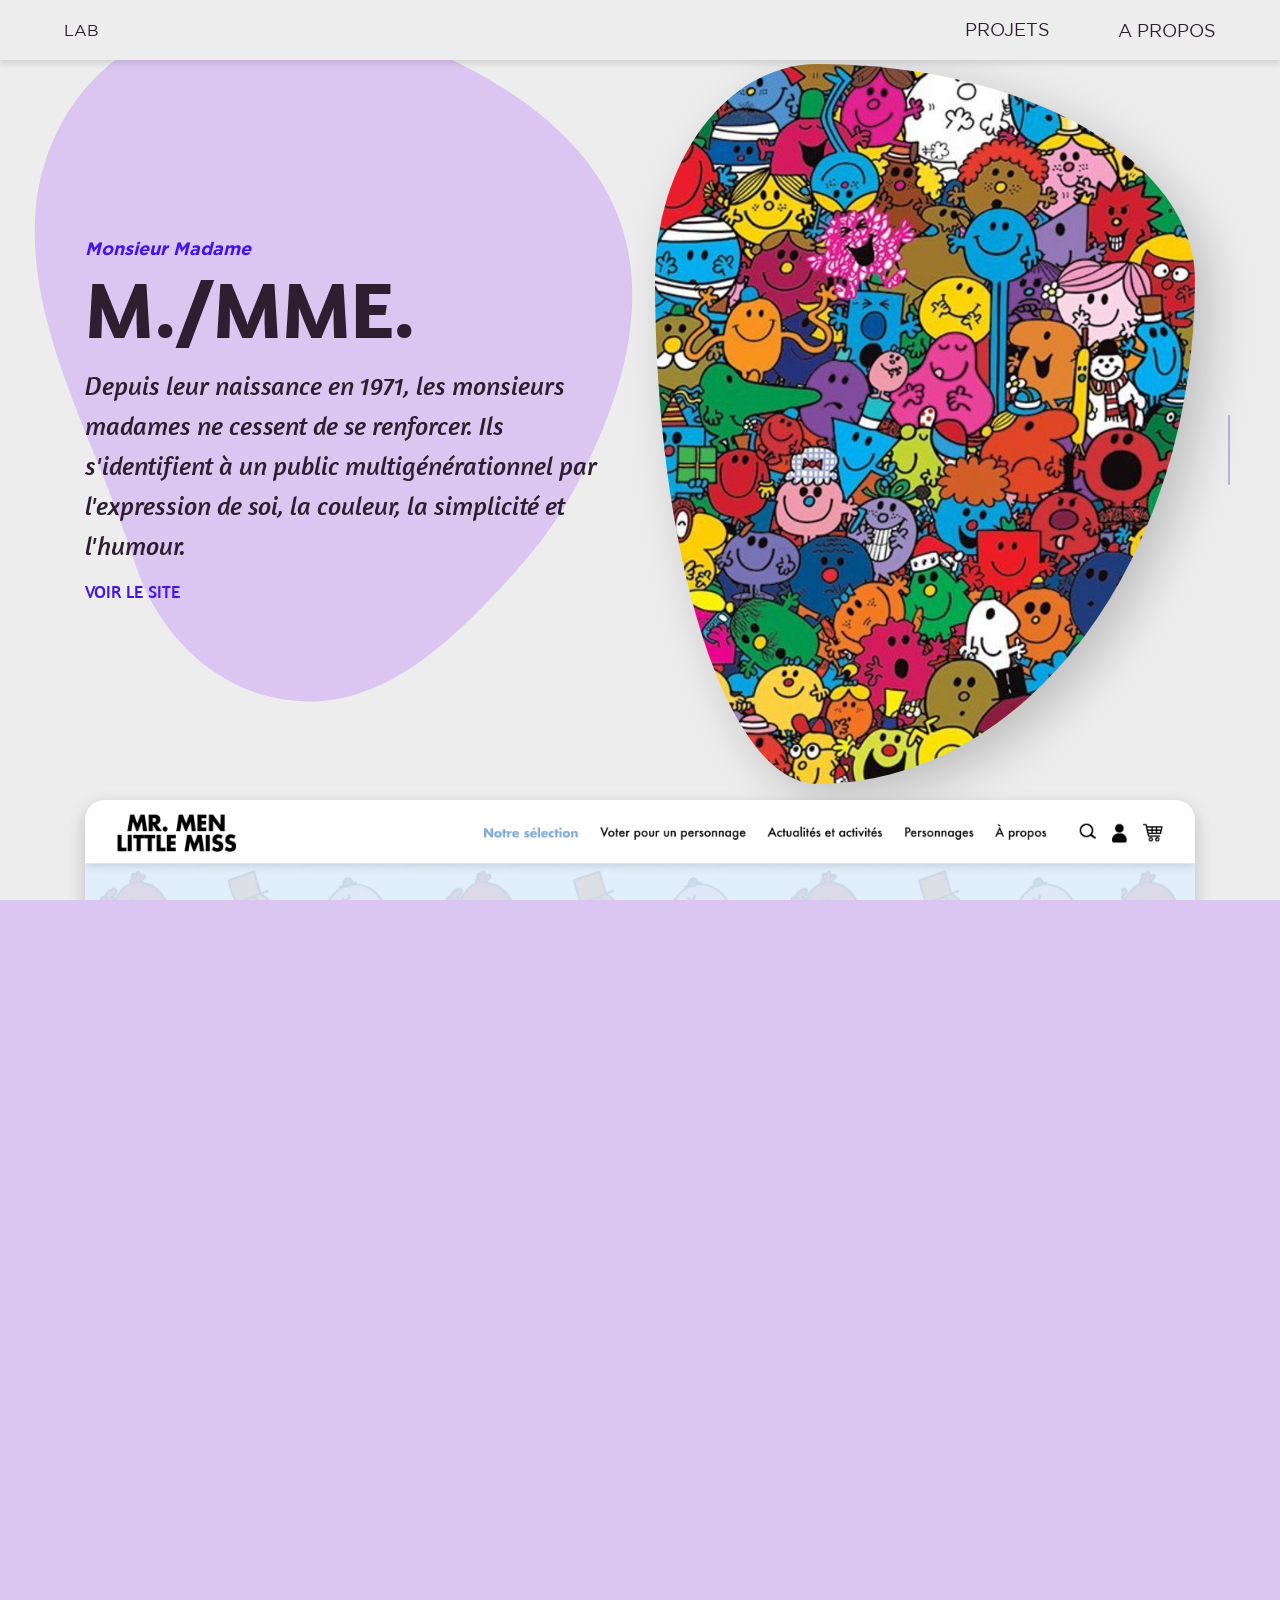
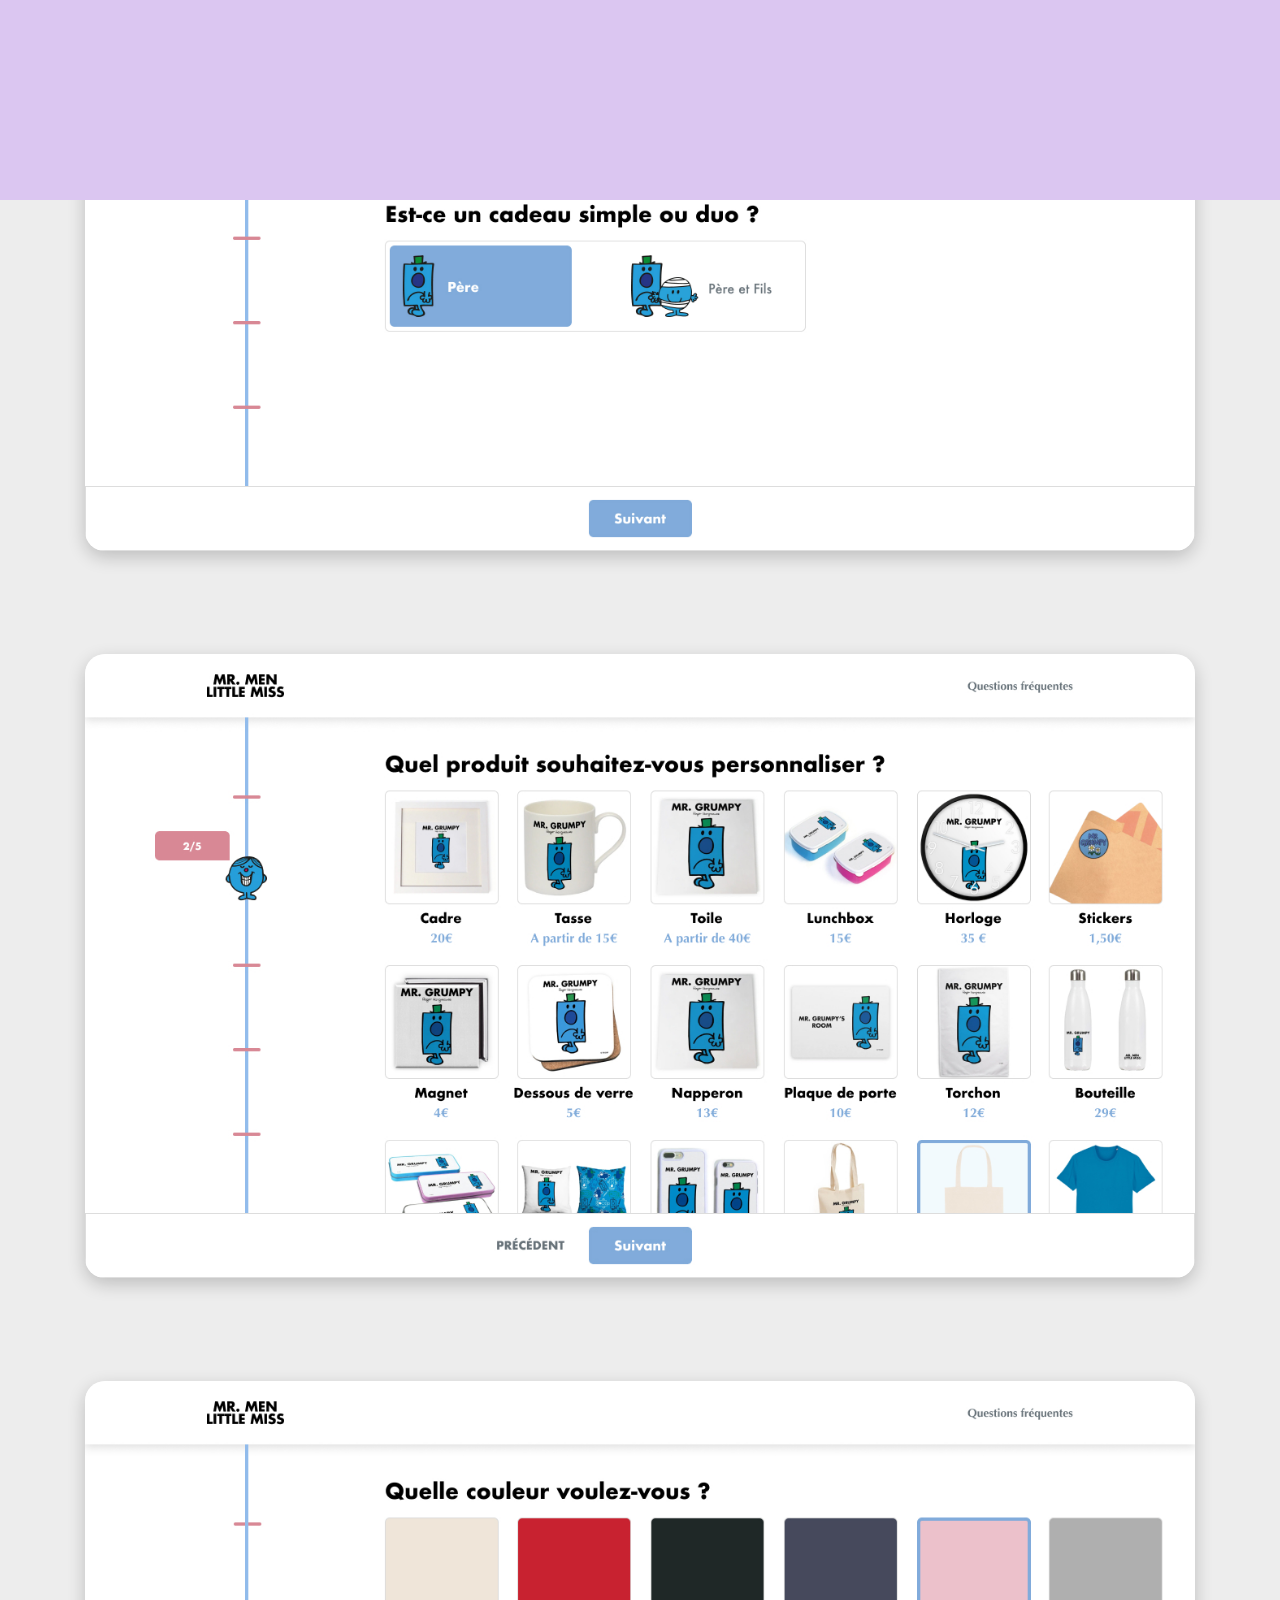
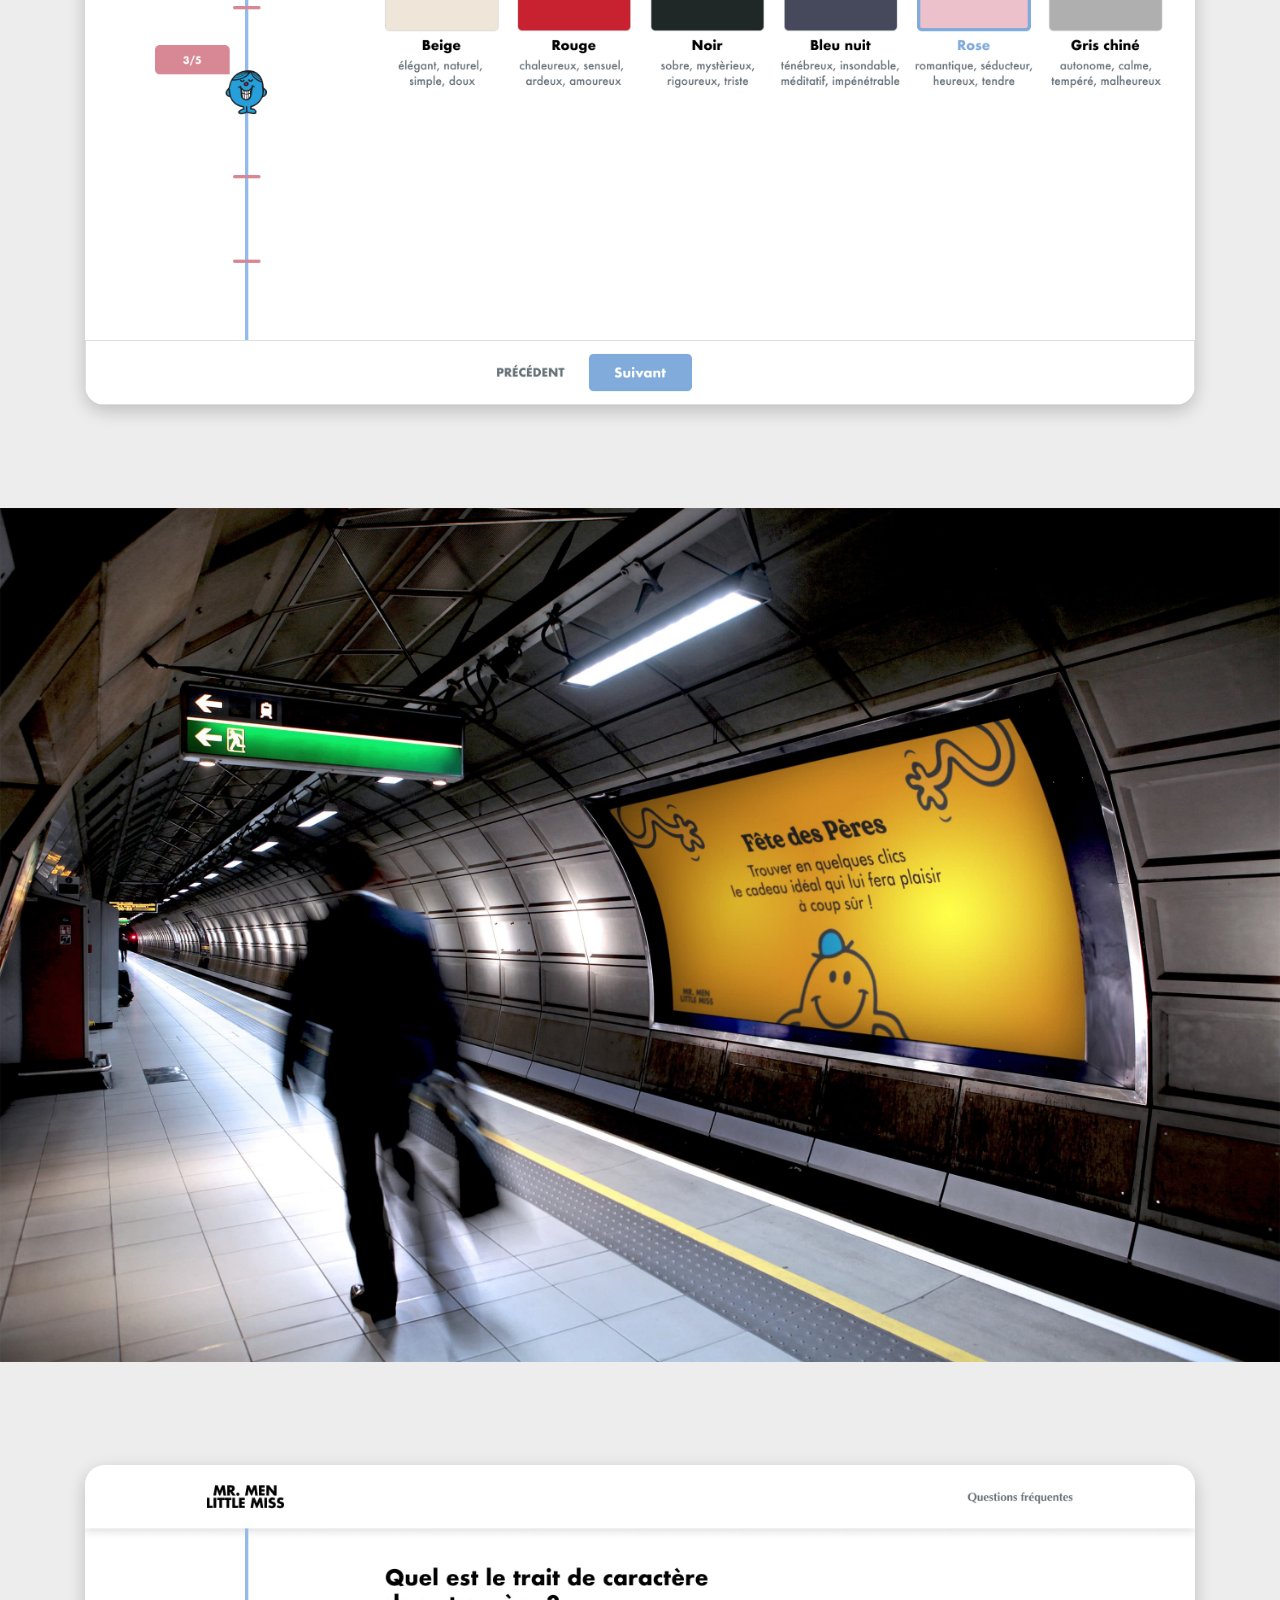
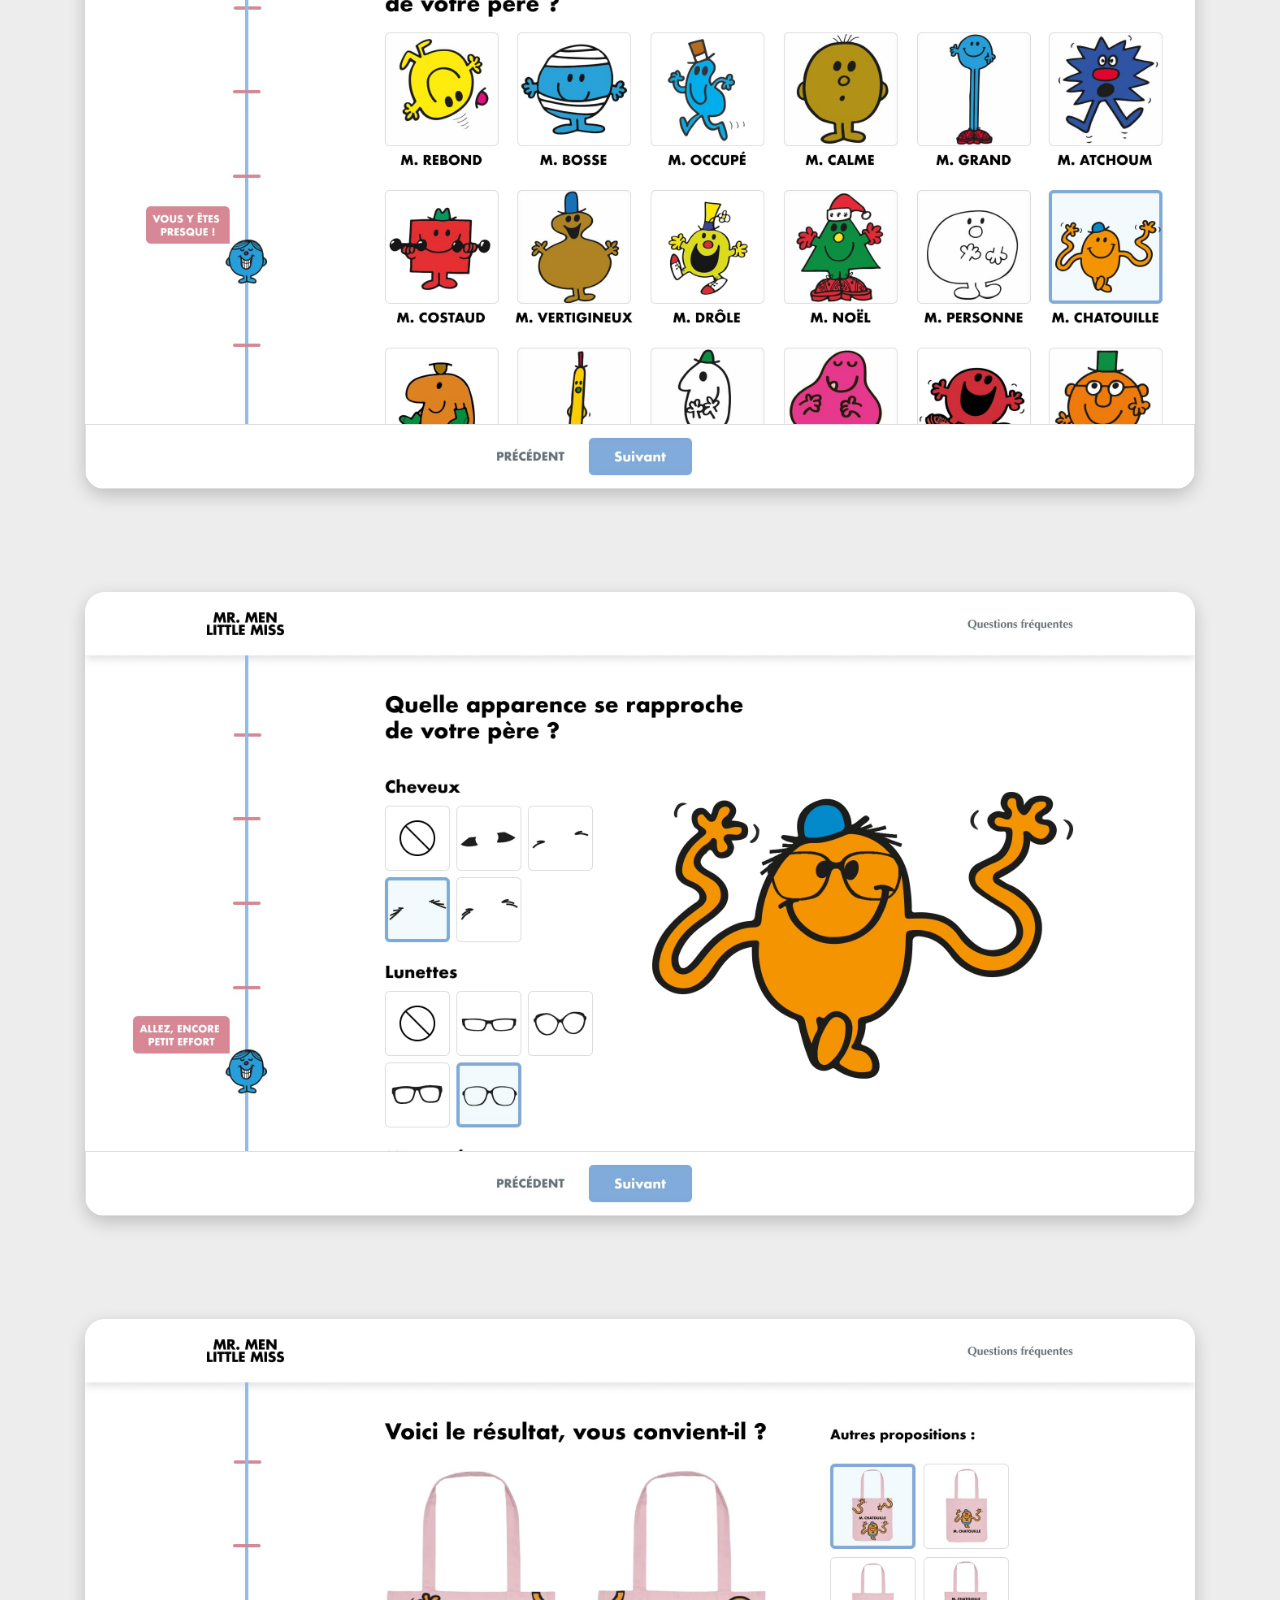
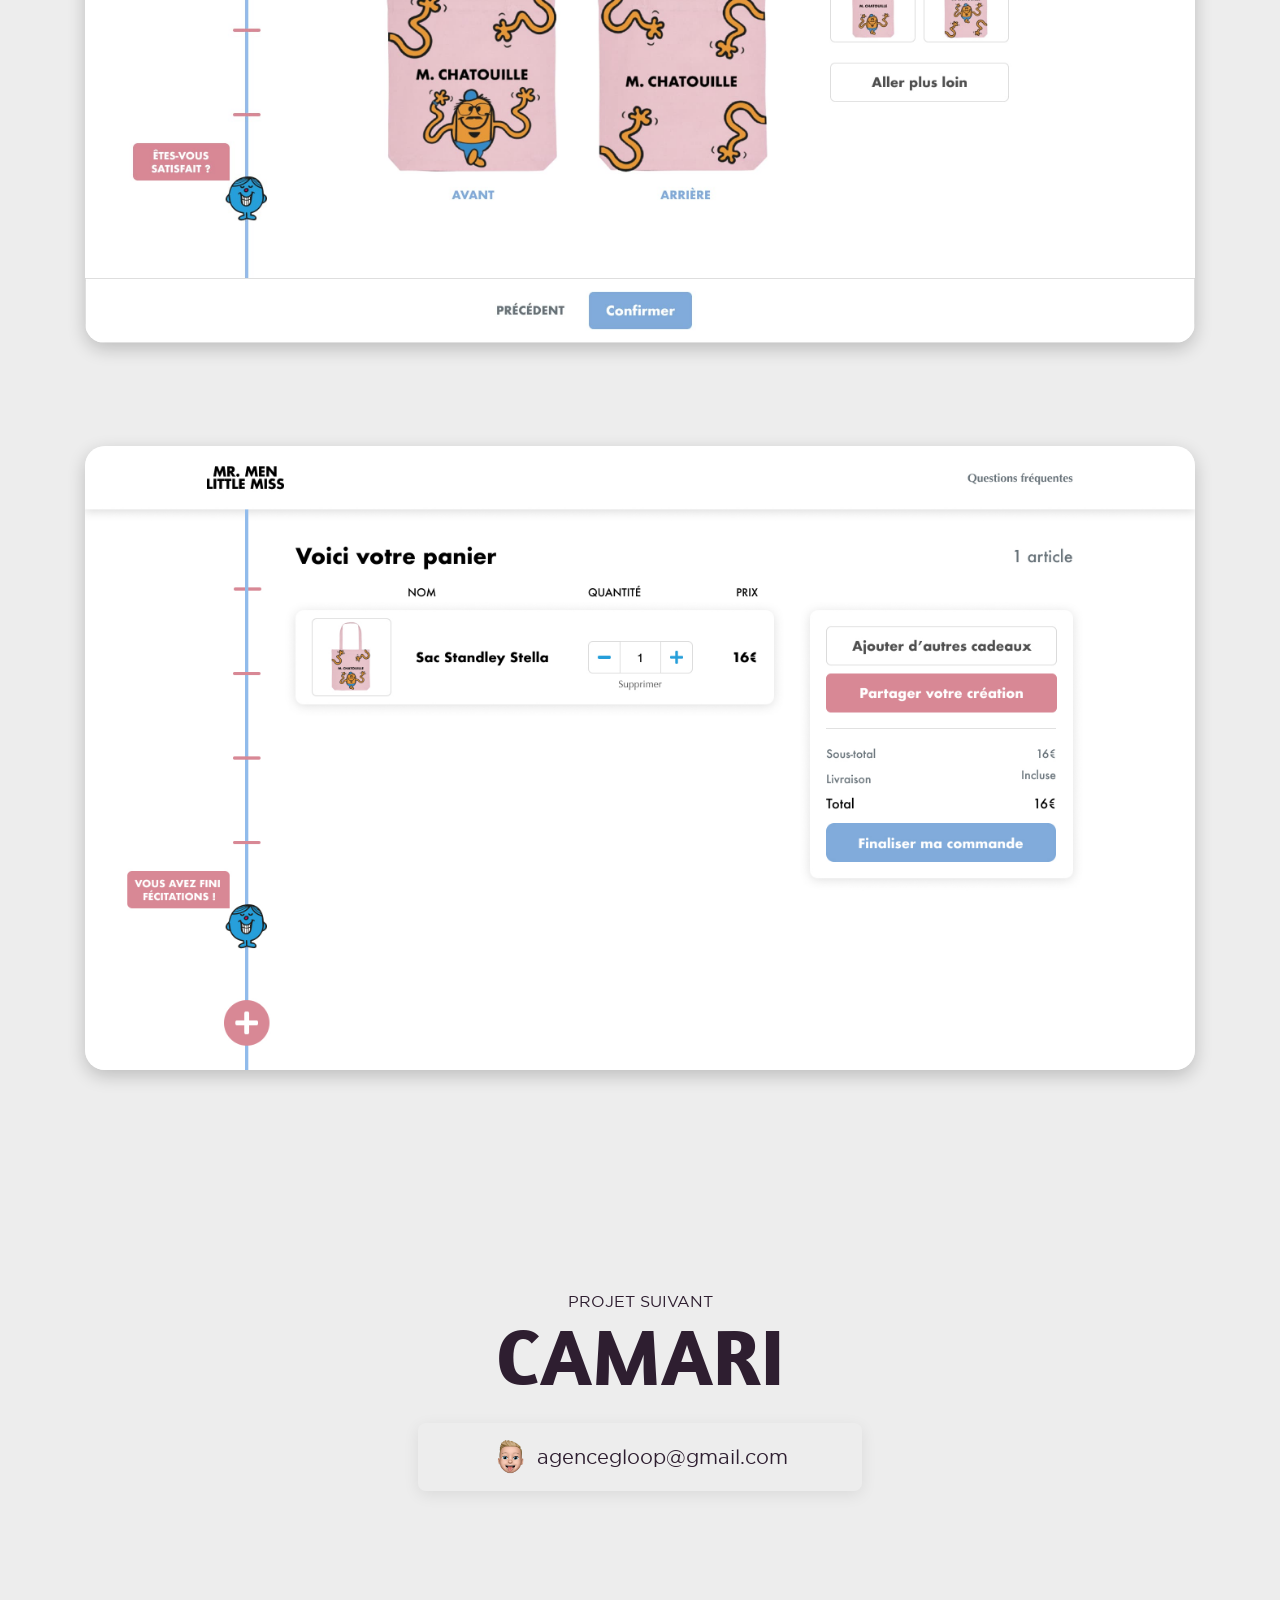
<file: mmme.html>
<!DOCTYPE html>
<html lang="fr">

<head itemscope="itemscope" itemtype="https://schema.org/WebPage">
    <meta charset="UTF-8">
    <meta http-equiv="X-UA-Compatible" content="IE=edge">
    <meta name="viewport" content="width=device-width, initial-scale=1.0">
    <meta name="description" content="Besoin d'un site internet ? L'Agence Gloop créée pour vous un site sur mesure, respectant votre budget. Contactez-moi pour la réalisation de votre site !"> 
    <link rel="icon" href="assets/images/favicon.svg" type="image/jpg">
  
    <!-- Google / Search Engine Tags -->
    <meta itemprop="name" content="Agence Gloop - Freelance Webdesigner">
    <meta itemprop="description" content="Besoin d'un site internet ? L'Agence Gloop créée pour vous un site sur mesure, respectant votre budget. Contactez-moi pour la réalisation de votre site !">
    <meta itemprop="image" content="assets/content.jpg">
  
    <!-- Facebook Meta Tags -->
    <meta property="og:url" content="https://agencegloop.fr/">
    <meta property="og:type" content="website" />
    <meta property="og:title" content="Agence Gloop - Freelance Webdesigner">
    <meta property="og:description" content="Besoin d'un site internet ? L'Agence Gloop créée pour vous un site sur mesure, respectant votre budget. Contactez-moi pour la réalisation de votre site !">
    <meta property="og:image" content="assets/content.jpg" />
  
    <!-- Twitter Meta Tags -->
    <meta name="twitter:card" content="summary_large_image">
    <meta name="twitter:title" content="Agence Gloop - Freelance Webdesigner">
    <meta name="twitter:description" content="Besoin d'un site internet ? L'Agence Gloop créée pour vous un site sur mesure, respectant votre budget. Contactez-moi pour la réalisation de votre site !">
    <meta name="twitter:image" content="assets/content.jpg">
  
    <title>Agence Gloop - Freelance Webdesigner</title>
    <link rel="stylesheet" href="css/styles.css">
    <link rel="stylesheet" href="css/project.css">
    <link rel="stylesheet" href="css/bootstrap.min.css">
    <link rel="stylesheet" href="css/reset.css">
    <link rel="stylesheet" href="css/cursor.css">
    <script defer src="js/waypoint.min.js"></script>
    <script defer src="js/main.js"></script>
    <script defer src="js/menu.js"></script>
    <script defer src="js/bootstrap.min.js"></script>

    <!-- Google Tag Manager -->
    <script>(function(w,d,s,l,i){w[l]=w[l]||[];w[l].push({'gtm.start':
    new Date().getTime(),event:'gtm.js'});var f=d.getElementsByTagName(s)[0],
    j=d.createElement(s),dl=l!='dataLayer'?'&l='+l:'';j.async=true;j.src=
    'https://www.googletagmanager.com/gtm.js?id='+i+dl;f.parentNode.insertBefore(j,f);
    })(window,document,'script','dataLayer','GTM-5QN83W4Q');</script>
    <!-- End Google Tag Manager -->

<!-- Google tag (gtag.js) -->
<script async src="https://www.googletagmanager.com/gtag/js?id=G-5EPGCEQLTR"></script>
<script>
  window.dataLayer = window.dataLayer || [];
  function gtag(){dataLayer.push(arguments);}
  gtag('js', new Date());

  gtag('config', 'G-5EPGCEQLTR');
</script>

  <meta name="google-site-verification" content="2Uuye0cUjsNWWffUsaUyAf73aJEAXmlGHTE8a8REHz0" />

</head>

<body class="body--prod">
    <!-- Google Tag Manager (noscript) -->
    <noscript><iframe src="https://www.googletagmanager.com/ns.html?id=GTM-5QN83W4Q"
    height="0" width="0" style="display:none;visibility:hidden"></iframe></noscript>
    <!-- End Google Tag Manager (noscript) -->
    <div id="preloader--after" class="preloader--after"></div>
    <div id="preloader--before" class="preloader--before"></div>

    <header class="header">
        <a class="header--logo nav--lab js-preloader" href="index.html">LAB</a>
        <div class="headerWrapper noselect">
            <a class="header--works js-preloader" href="works.html" id="headerWorks">
                <div class="header--worksMover" id="headerWorksMover">
                    <div class="header__li">PROJETS</div>
                </div>
            </a>
            <a class="header--about header__li">A PROPOS</a>
        </div>
        <div class="header__about noselect" id="headerAbout">
            <div class="header__about--close" id="closeAbout">
                <a class="header__about--closeText header__li">FERMER</a>
            </div>
            <div class="header__about--wrapper">
                <div class="header__about--about">À PROPOS</div>
                <div class="header__about--description">
                    Ravi de vous rencontrer ! <br> Je m'appelle
                    <h1><em>Julien</em></h1>, un <em>Product Designer</em> basé à <em>Paris</em>, 
                    actuellement au service de <a href="https://www.dougs.fr/" target="_blank">Dougs</a>. 
                    Parallèlement, j'ai fondé ma propre entreprise. Mon objectif est de proposer des services 
                    web à des <em>tarifs compétitifs</em>, car je suis passionné par l'idée d'aider 
                    les entreprises à établir leur présence en ligne, leur permettant ainsi 
                    d'atteindre de nouveaux clients sans compromettre leur budget. 
                    Mon mantra est simple : <em>"Rendre l'inaccessible accessible pour tous !"</em>
                  </div>
                  <div class="header__about--contacts">
                    <div class="header__about--contact">CONTACT</div>
                    <div class="header__about--links">
                        <a href="mailto:agencegloop@gmail.com" target="_blank">agencegloop@gmail.com</a>
                        <a href="https://www.linkedin.com/company/agence-gloop/" target="_blank">LinkedIn</a>
                        <a href="https://dribbble.com/JulienLEFORT" target="_blank">Dribbble</a>
                        <a href="assets/copyright/mentions-legales-agencegloop.pdf" target="_blank">
                            <p class="header__about--copy">&copy; 2023 Agence Gloop. Tous droits réservés.</p></a>
                      </div>
                </div>
            </div>
        </div>
    </header>

    <div class="progress__bg">
        <div class="progress__bar"></div>
    </div>

    <div class="cursor-dot-outline"></div>
    <div class="cursor-dot"></div>
    <!-- <div class="bubble"></div> -->
    <div class="blob">
        <svg xmlns:xlink="http://www.w3.org/1999/xlink" version="1.1" xmlns="http://www.w3.org/2000/svg" viewBox="0 0 310 350">
            <path d="M156.4,339.5c31.8-2.5,59.4-26.8,80.2-48.5c28.3-29.5,40.5-47,56.1-85.1c14-34.3,20.7-75.6,2.3-111  c-18.1-34.8-55.7-58-90.4-72.3c-11.7-4.8-24.1-8.8-36.8-11.5l-0.9-0.9l-0.6,0.6c-27.7-5.8-56.6-6-82.4,3c-38.8,13.6-64,48.8-66.8,90.3c-3,43.9,17.8,88.3,33.7,128.8c5.3,13.5,10.4,27.1,14.9,40.9C77.5,309.9,111,343,156.4,339.5z"/>
        </svg>
    </div>
    <section class="prod__bg prod__bg--watch">
        <div class="container prod--top">
            <div class="row">
                <div class="col-xl-6 col-lg-6 col prod__hero">
                    <h2>Monsieur Madame</h2>
                    <h1>M./Mme.</h1>
                    <div class="intro__quote">
                        <p>Depuis leur naissance en 1971, les monsieurs madames ne cessent de se renforcer. 
                            Ils s'identifient à un public multigénérationnel par l'expression de soi, la couleur, 
                            la simplicité et l'humour.
                        </p>
                        <a class="prod__link" href="https://mrmen.com/" target="_blank">Voir le site</a>
                    </div>
                </div>
                <div class="col-xl-6 col-lg-6">
                    <div class="bubble bubble--mmme"></div>
                </div>
            </div>
        </div>
    </section>

    <section>
        <div class="container">
            <div class="row">
                <div class="col-xl-12">
                    <img src="assets/mmme/homepage.jpg" class="img-fluid waypoints" alt="funnel m./mme.">
                </div>
            </div>
            <div class="row">
                <div class="col-xl-12">
                    <img src="assets/mmme/funnel01.jpg" class="img-fluid" alt="funnel m./mme.">
                </div>
            </div>
            <div class="row">
                <div class="col-xl-12">
                    <img src="assets/mmme/funnel01b.jpg" class="img-fluid" alt="funnel m./mme.">
                </div>
            </div>            
            <div class="row">
                <div class="col-xl-12">
                    <img src="assets/mmme/funnel02.jpg" class="img-fluid waypoints" alt="funnel m./mme.">
                </div>
            </div>
        </div>
    </section>

    <section>
        <img src="assets/mmme/background.jpg" class="img--full" alt="fond d'écran">
    </section>

    <section>
        <div class="container">
            <div class="row">
                <div class="col-xl-12">
                    <img src="assets/mmme/funnel03.jpg" class="img-fluid" alt="funnel m./mme.">
                </div>
            </div>
            <div class="row">
                <div class="col-xl-12">
                    <img src="assets/mmme/funnel04.jpg" class="img-fluid" alt="funnel m./mme.">
                </div>
            </div>  
            <div class="row">
                <div class="col-xl-12">
                    <img src="assets/mmme/funnel05.jpg" class="img-fluid" alt="funnel m./mme.">
                </div>
            </div>  
            <div class="row">
                <div class="col-xl-12">
                    <img src="assets/mmme/funnel05b.jpg" class="img-fluid" alt="funnel m./mme.">
                </div>
            </div>  
        </div>
    </section>

    <section class="next__bg next__bg--camari">
        <div class="container">
            <div class="row">
                <div class="col-xl-12 next__text">
                    <span class="next__subtitle">Projet suivant</span>
                    <a href="camari.html" class="next__link js-preloader">Camari</a>
                    <span class="mail-info">
                        <img src="assets/images/mail.png" alt="eMail Icon">
                        <span id="mail-text" tooltip="Copier en un clic" tooltip-position="bottom"><a class="mail-text">agencegloop@gmail.com</a></span>
                    </span>
                </div>
            </div>      
        </div>
    </section>
    <footer>
        <script>
        window.axeptioSettings = {
          clientId: "654a185f5599df70a38174b5",
          cookiesVersion: "agence gloop-fr",
        };
         
        (function(d, s) {
          var t = d.getElementsByTagName(s)[0], e = d.createElement(s);
          e.async = true; e.src = "//static.axept.io/sdk.js";
          t.parentNode.insertBefore(e, t);
        })(document, "script");
        </script>
    </footer>
</body>
</html>
<!-- ¢ Julien LEFORT -->
</file>
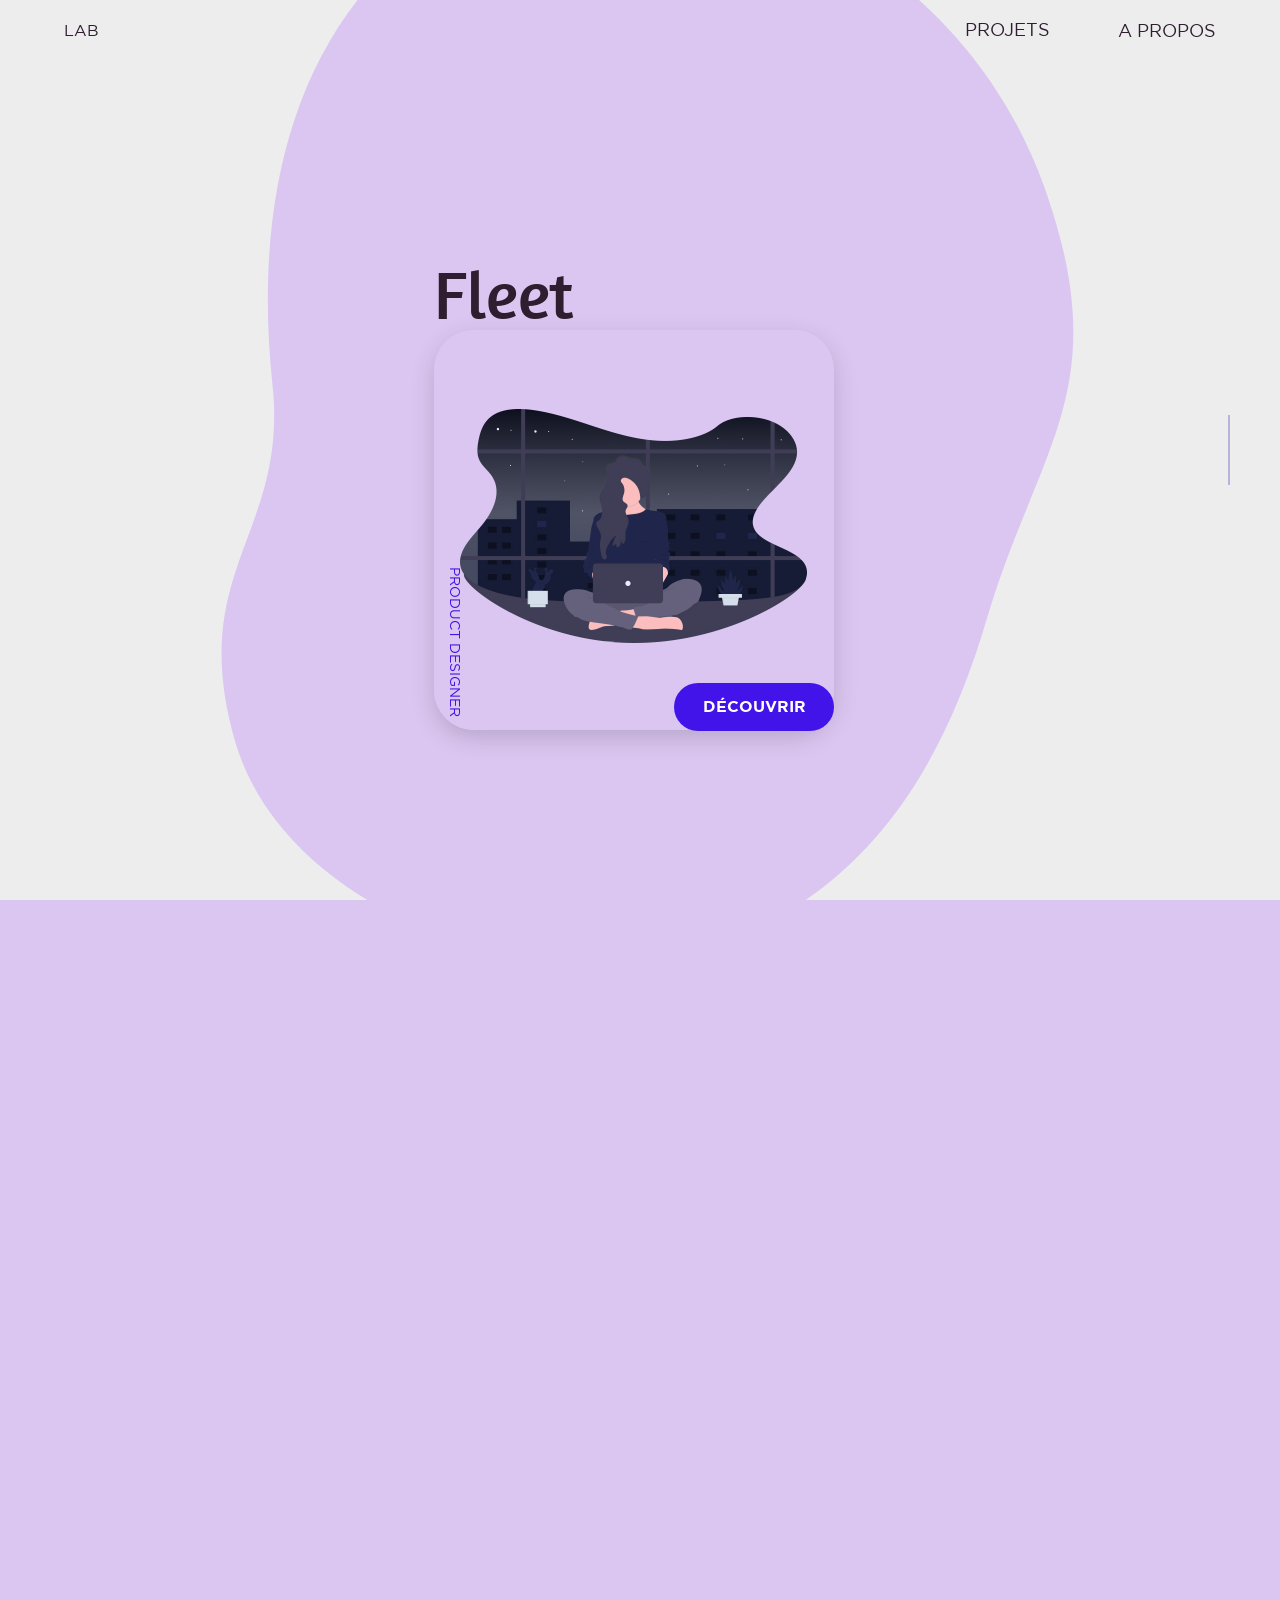
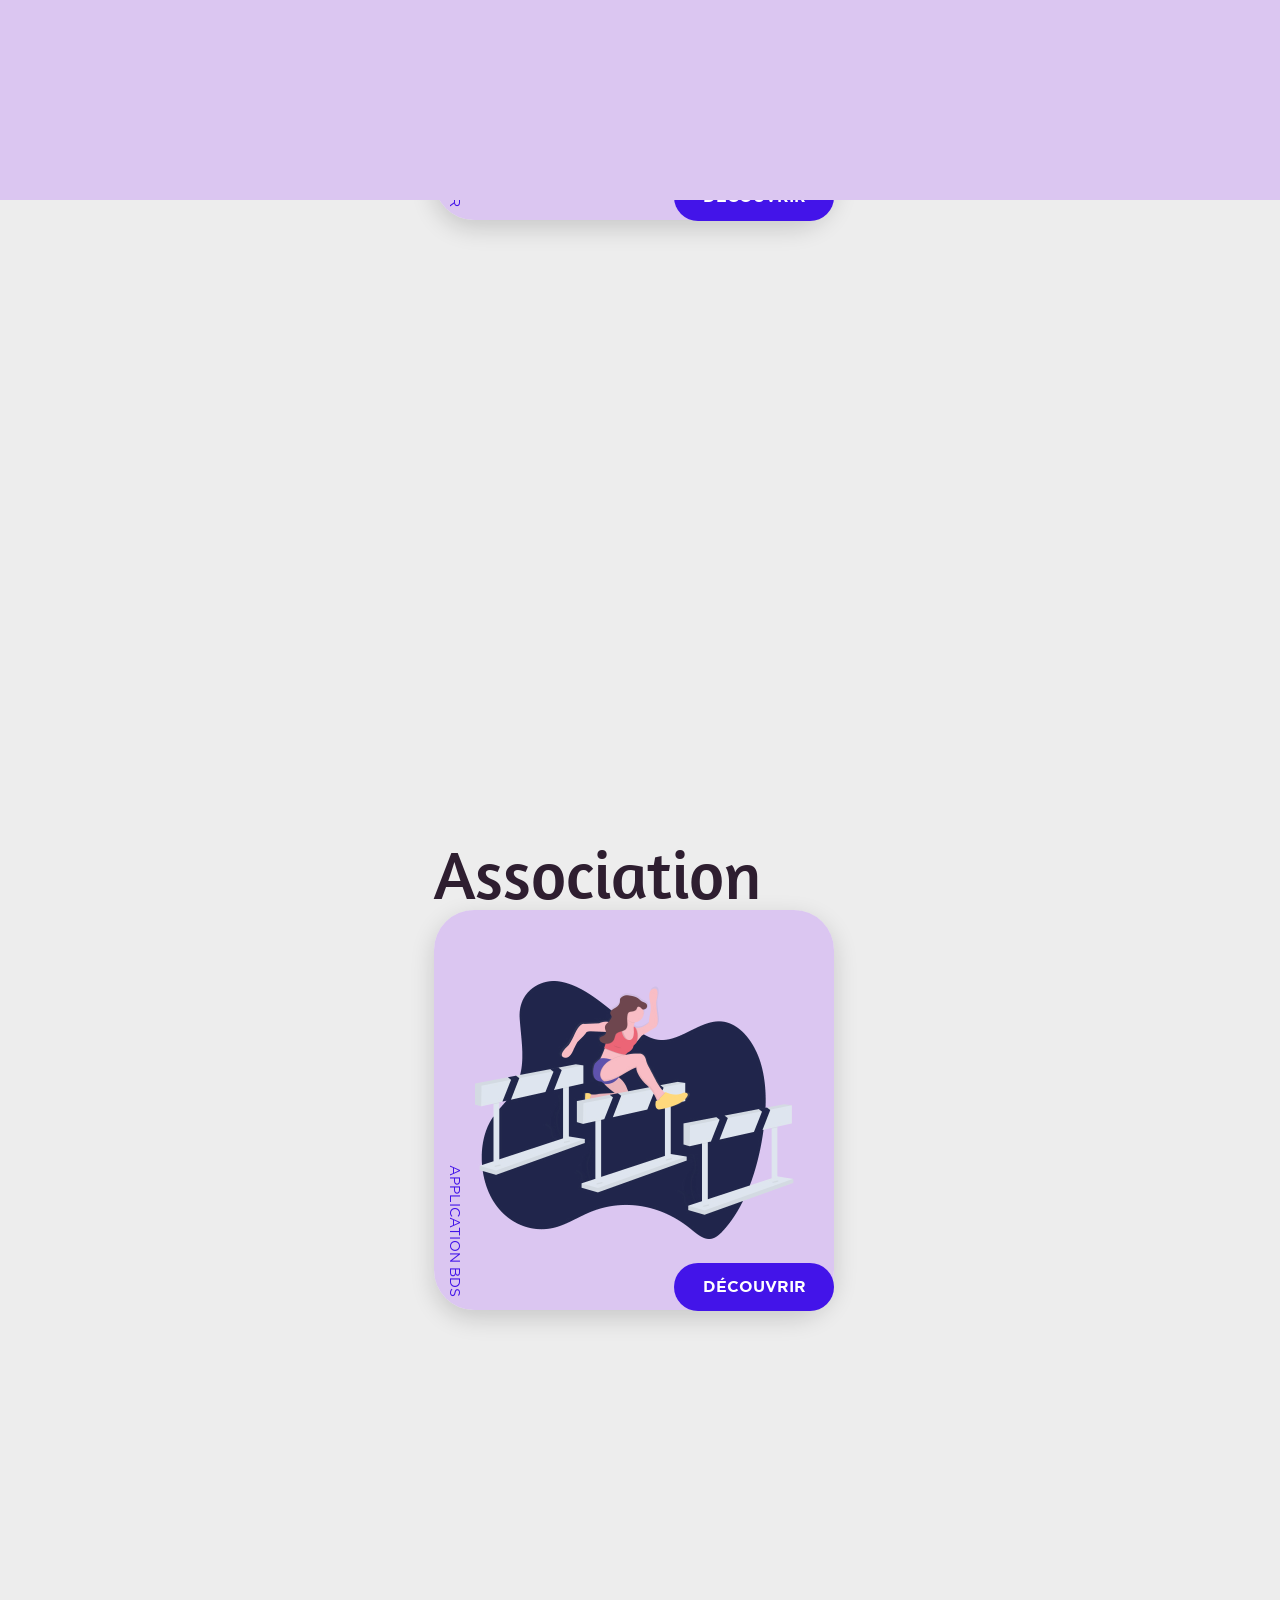
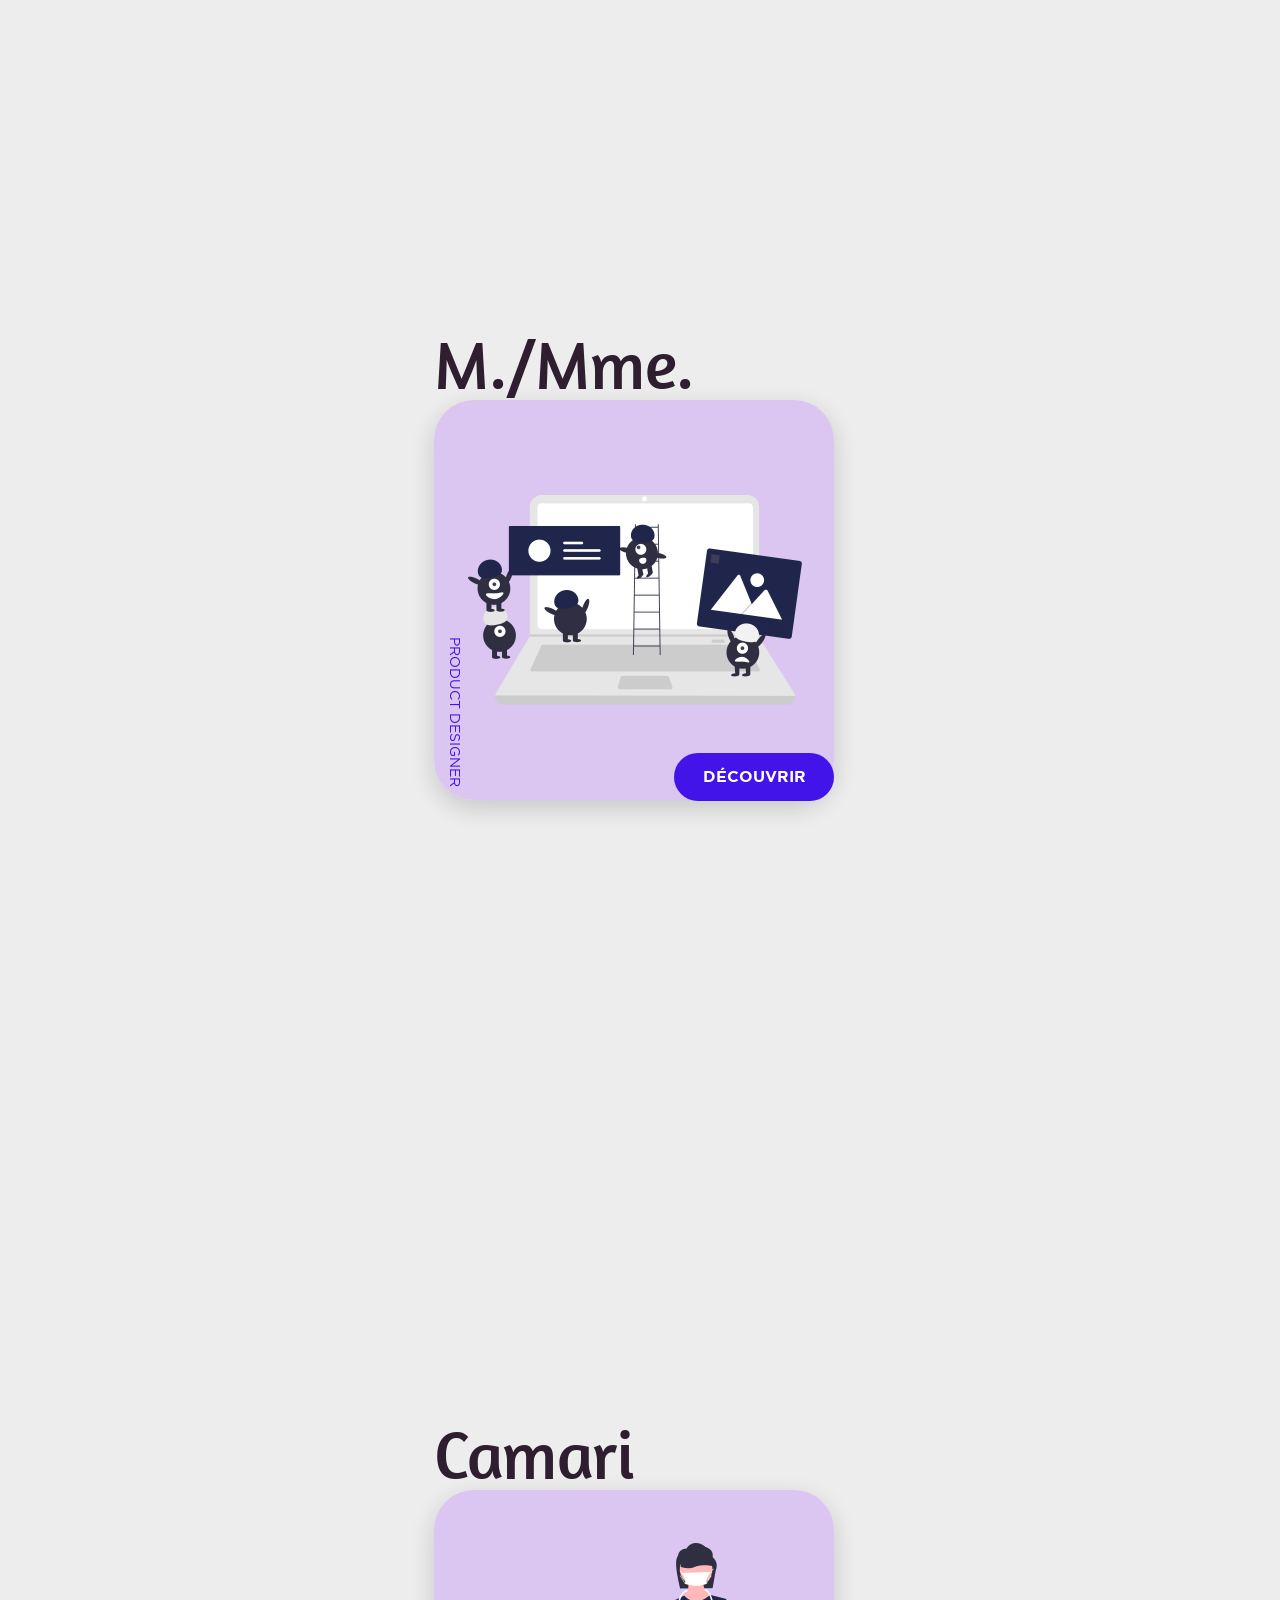
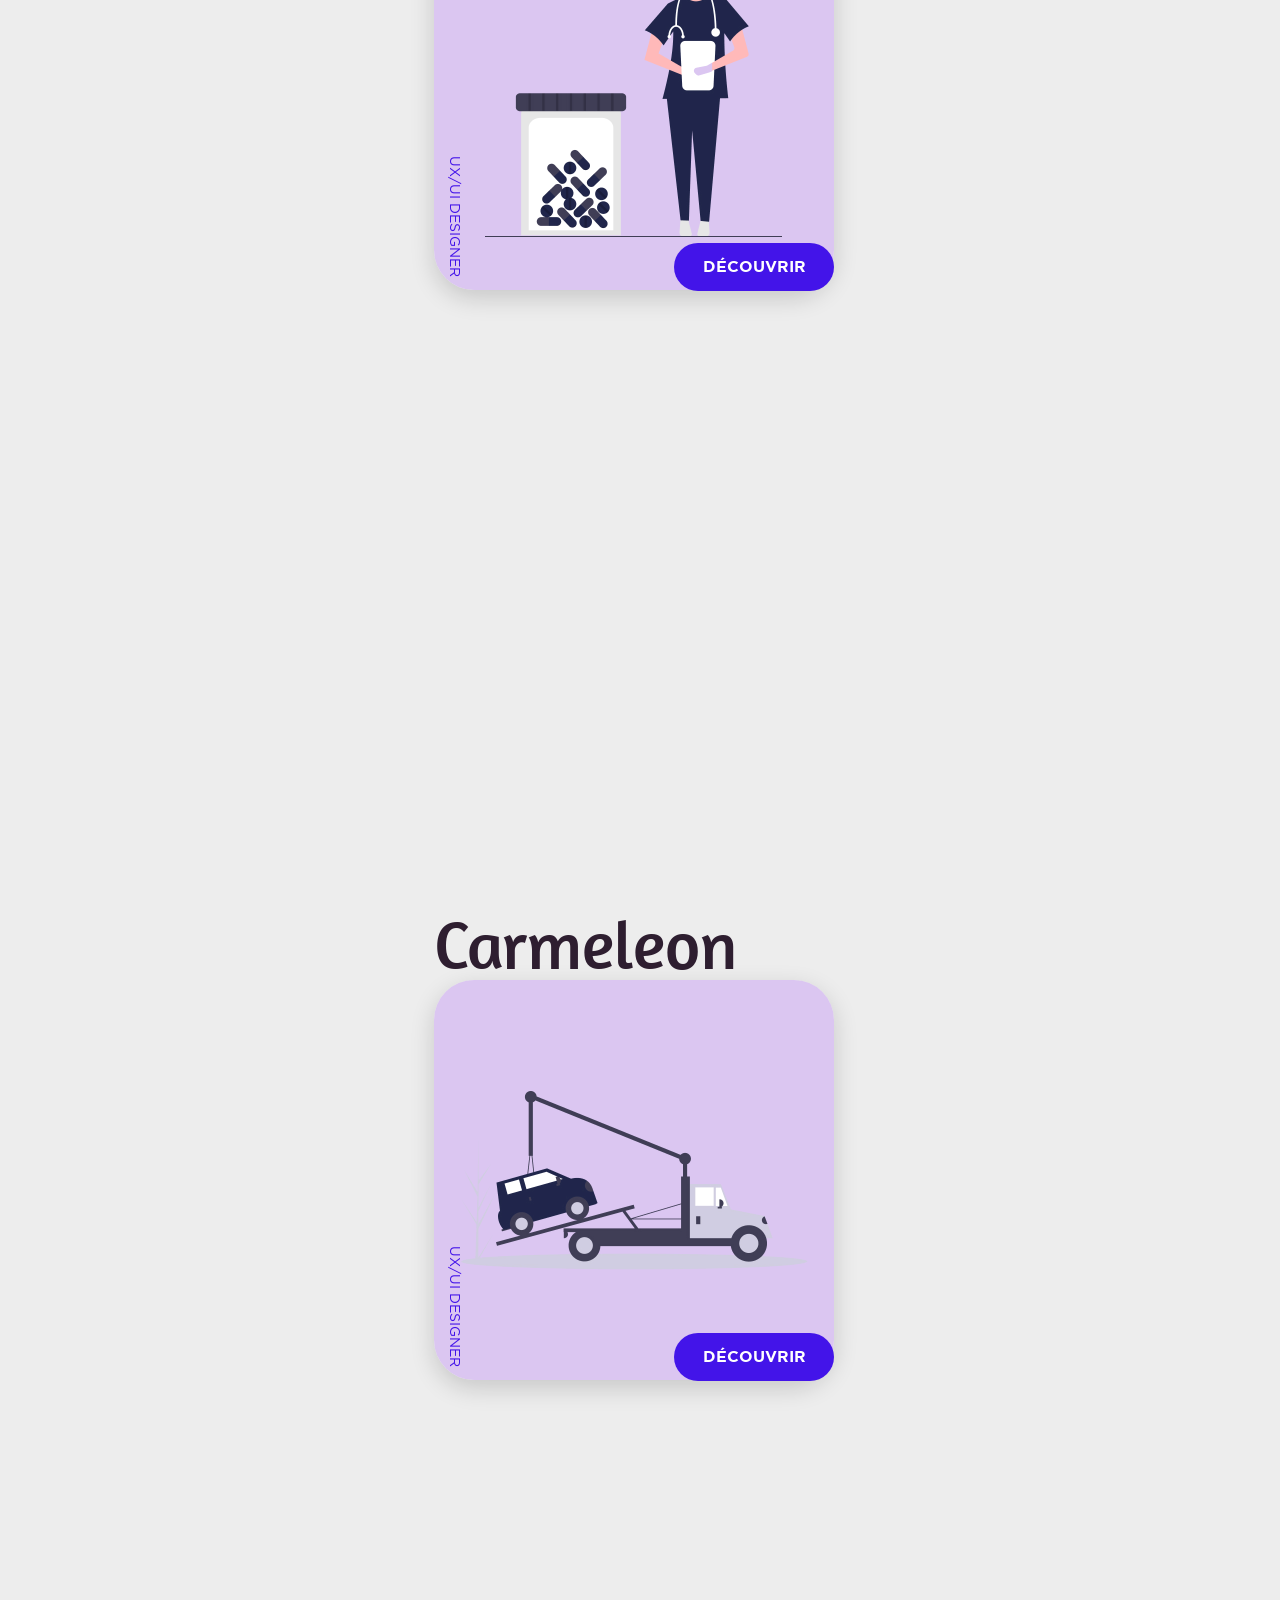
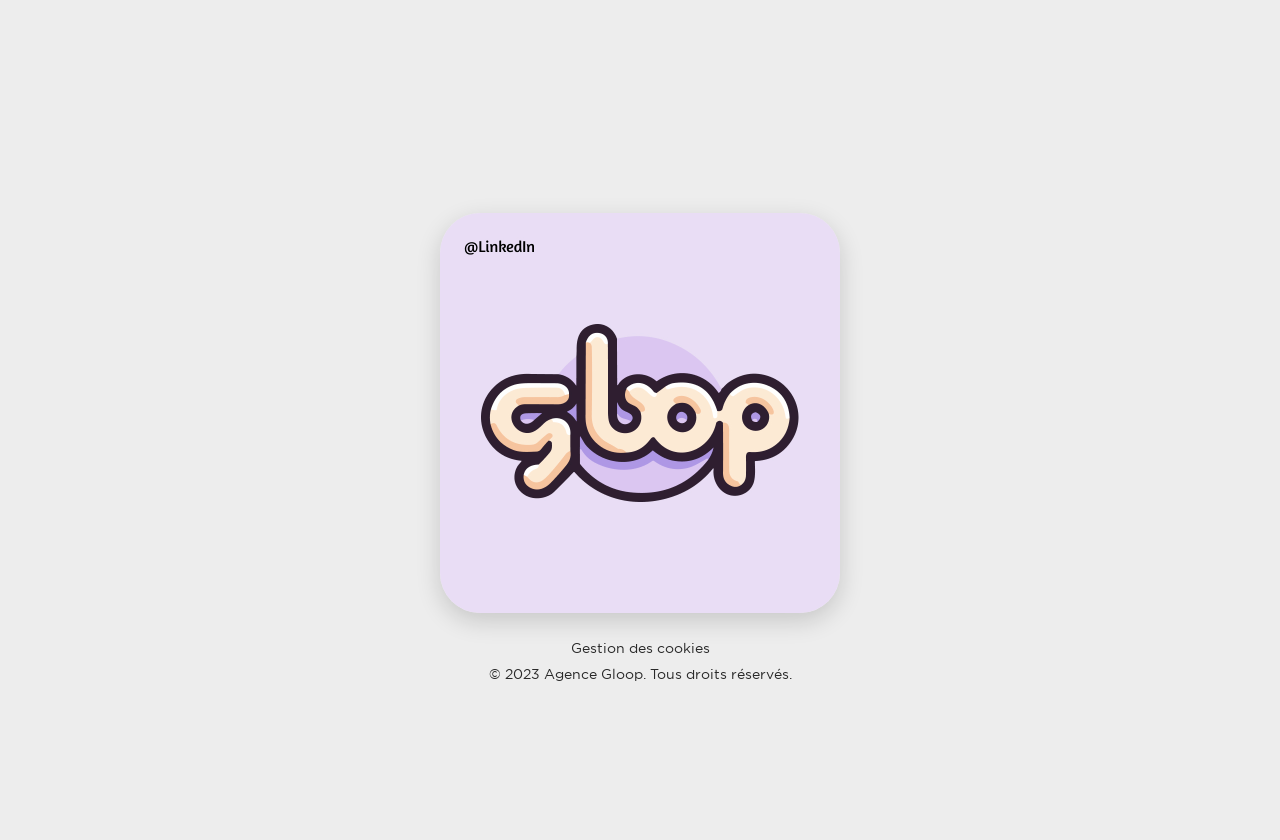
<file: works.html>
<!DOCTYPE html>
<html lang="fr">

<head itemscope="itemscope" itemtype="https://schema.org/WebPage">
  <meta charset="UTF-8">
  <meta http-equiv="X-UA-Compatible" content="IE=edge">
  <meta name="viewport" content="width=device-width, initial-scale=1.0">
  <meta name="description" content="Besoin d'un site internet ? L'Agence Gloop créée pour vous un site sur mesure, respectant votre budget. Contactez-moi pour la réalisation de votre site !"> 
  <link rel="icon" href="assets/images/favicon.svg" type="image/jpg">

  <!-- Google / Search Engine Tags -->
  <meta itemprop="name" content="Agence Gloop - Freelance Webdesigner">
  <meta itemprop="description" content="Besoin d'un site internet ? L'Agence Gloop créée pour vous un site sur mesure, respectant votre budget. Contactez-moi pour la réalisation de votre site !">
  <meta itemprop="image" content="assets/content.jpg">

  <!-- Facebook Meta Tags -->
  <meta property="og:url" content="https://agencegloop.fr/">
  <meta property="og:type" content="website" />
  <meta property="og:title" content="Agence Gloop - Freelance Webdesigner">
  <meta property="og:description" content="Besoin d'un site internet ? L'Agence Gloop créée pour vous un site sur mesure, respectant votre budget. Contactez-moi pour la réalisation de votre site !">
  <meta property="og:image" content="assets/content.jpg" />

  <!-- Twitter Meta Tags -->
  <meta name="twitter:card" content="summary_large_image">
  <meta name="twitter:title" content="Agence Gloop - Freelance Webdesigner">
  <meta name="twitter:description" content="Besoin d'un site internet ? L'Agence Gloop créée pour vous un site sur mesure, respectant votre budget. Contactez-moi pour la réalisation de votre site !">
  <meta name="twitter:image" content="assets/content.jpg">

  <title>Agence Gloop - Freelance Webdesigner</title>
  <link rel="stylesheet" href="css/styles.css">
  <link rel="stylesheet" href="css/normalize.css">
  <link rel="stylesheet" href="css/casestudy.css">
  <link rel="stylesheet" href="css/bootstrap.min.css">
  <link rel="stylesheet" href="css/reset.css">
  <link rel="stylesheet" href="css/cursor.css">
  <script defer src="js/waypoint.min.js"></script>
  <script defer src="js/main.js"></script>
  <script defer src="js/menu.js"></script>
  <script defer src="js/bootstrap.min.js"></script>

  <!-- Google Tag Manager -->
  <script>(function(w,d,s,l,i){w[l]=w[l]||[];w[l].push({'gtm.start':
  new Date().getTime(),event:'gtm.js'});var f=d.getElementsByTagName(s)[0],
  j=d.createElement(s),dl=l!='dataLayer'?'&l='+l:'';j.async=true;j.src=
  'https://www.googletagmanager.com/gtm.js?id='+i+dl;f.parentNode.insertBefore(j,f);
  })(window,document,'script','dataLayer','GTM-5QN83W4Q');</script>
  <!-- End Google Tag Manager -->

<!-- Google tag (gtag.js) -->
<script async src="https://www.googletagmanager.com/gtag/js?id=G-5EPGCEQLTR"></script>
<script>
  window.dataLayer = window.dataLayer || [];
  function gtag(){dataLayer.push(arguments);}
  gtag('js', new Date());

  gtag('config', 'G-5EPGCEQLTR');
</script>

  <meta name="google-site-verification" content="2Uuye0cUjsNWWffUsaUyAf73aJEAXmlGHTE8a8REHz0" />

</head>

	<body class="casestudy loading" oncontextmenu="return false" onkeydown="return false;" onmousedown="return false;">
  <!-- Google Tag Manager (noscript) -->
  <noscript><iframe src="https://www.googletagmanager.com/ns.html?id=GTM-5QN83W4Q"
  height="0" width="0" style="display:none;visibility:hidden"></iframe></noscript>
  <!-- End Google Tag Manager (noscript) -->
  <div id="preloader--after" class="preloader--after"></div>
  <div id="preloader--before" class="preloader--before"></div>

  <header class="header">
    <a class="header--logo nav--lab js-preloader" href="index.html">LAB</a>
    <div class="headerWrapper noselect">
      <a class="header--works js-preloader" href="works.html" id="headerWorks">
        <div class="header--worksMover" id="headerWorksMover">
          <div class="header__li">PROJETS</div>
        </div>
      </a>
      <a class="header--about header__li">A PROPOS</a>
    </div>
    <div class="header__about noselect" id="headerAbout">
      <div class="header__about--close" id="closeAbout">
        <a class="header__about--closeText header__li">FERMER</a>
      </div>
      <div class="header__about--wrapper">
        <div class="header__about--about">À PROPOS</div>
        <div class="header__about--description">
          Ravi de vous rencontrer ! <br> Je m'appelle
          <h1><em>Julien</em></h1>, un <em>Product Designer</em> basé à <em>Paris</em>, 
          actuellement au service de <a href="https://www.dougs.fr/" target="_blank">Dougs</a>. 
          Parallèlement, j'ai fondé ma propre entreprise. Mon objectif est de proposer des services 
          web à des <em>tarifs compétitifs</em>, car je suis passionné par l'idée d'aider 
          les entreprises à établir leur présence en ligne, leur permettant ainsi 
          d'atteindre de nouveaux clients sans compromettre leur budget. 
          Mon mantra est simple : <em>"Rendre l'inaccessible accessible pour tous !"</em>
        </div>
        <div class="header__about--contacts">
          <div class="header__about--contact">CONTACT</div>
          <div class="header__about--links">
            <a href="mailto:agencegloop@gmail.com" target="_blank">agencegloop@gmail.com</a>
            <a href="https://www.linkedin.com/company/agence-gloop/" target="_blank">LinkedIn</a>
            <a href="https://dribbble.com/JulienLEFORT" target="_blank">Dribbble</a>
            <a href="assets/copyright/mentions-legales-agencegloop.pdf" target="_blank">
              <p class="header__about--copy">&copy; 2023 Agence Gloop. Tous droits réservés.</p></a>
          </div>
        </div>
      </div>
    </div>
  </header>

  <div class="progress__bg">
    <div class="progress__bar"></div>
</div>

  <div class="cursor-dot-outline"></div>
  <div class="cursor-dot"></div>
		<main>
			<div class="morph-wrap">
				<svg class="morph" width="1400" height="770" viewBox="0 0 1400 770">
					<path d="M 262.9,252.2 C 210.1,338.2 212.6,487.6 288.8,553.9 372.2,626.5 511.2,517.8 620.3,536.3 750.6,558.4 860.3,723 987.3,686.5 1089,657.3 1168,534.7 1173,429.2 1178,313.7 1096,189.1 995.1,130.7 852.1,47.07 658.8,78.95 498.1,119.2 410.7,141.1 322.6,154.8 262.9,252.2 Z"/>
				</svg>
			</div>
			<div class="content-wrap">
				<div class="content content--layout content--layout-3">
					<img class="content__img" src="assets/images/fleet.jpg" alt="fleet" />
					<h3 class="content__title">Fleet</h3>
          <p class="content__author">Product Designer</p>
					<a href="fleet.html" class="content__link js-preloader">Découvrir</a>
				</div>
			</div>
			<div class="content-wrap">
				<div class="content content--layout content--layout-3">
					<img class="content__img" src="assets/images/cinema.jpg" alt="cinéma" />
					<h3 class="content__title">Les Lumières</h3>
          <p class="content__author">UX/UI Designer</p>
					<a href="leslumieres.html" class="content__link js-preloader">Découvrir</a>
				</div>
			</div>
			<div class="content-wrap">
				<div class="content content--layout content--layout-3">
					<img class="content__img" src="assets/images/bds.jpg" alt="association" />
					<h3 class="content__title">Association</h3>
          <p class="content__author">Application BDS</p>
					<a href="association.html" class="content__link js-preloader">Découvrir</a>
				</div>
			</div>
			<div class="content-wrap">
				<div class="content content--layout content--layout-3">
					<img class="content__img" src="assets/images/men.jpg" alt="M.MME" />
					<h3 class="content__title">M./Mme.</h3>
          <p class="content__author">Product Designer</p>
					<a href="mmme.html" class="content__link js-preloader">Découvrir</a>
				</div>
			</div>
			<div class="content-wrap">
				<div class="content content--layout content--layout-3">
					<img class="content__img" src="assets/images/camari.jpg" alt="camari" />
					<h3 class="content__title">Camari</h3>
          <p class="content__author">UX/UI Designer</p>
					<a href="camari.html" class="content__link js-preloader">Découvrir</a>
				</div>
			</div>
      <div class="content-wrap">
				<div class="content content--layout content--layout-3">
					<img class="content__img" src="assets/images/carmeleon.jpg" alt="carméléon" />
					<h3 class="content__title">Carmeleon</h3>
          <p class="content__author">UX/UI Designer</p>
					<a href="carmeleon.html" class="content__link js-preloader">Découvrir</a>
				</div>
			</div>
			<section class="content content--related">
          <a class="content__related-item" target="_blank" href="https://www.linkedin.com/company/agence-gloop/">
					<img class="content__img" src="assets/images/memoji.jpg" alt="memoji">
          <a class="content__info" href="javascript:openAxeptioCookies()">
            Gestion des cookies</a>
          <p class="content__info">&copy; 2023 Agence Gloop. Tous droits réservés.</p>
				</a>
			</section>
		</main>
		<script src="js/imagesloaded.pkgd.min.js"></script>
		<script src="js/anime.min.js"></script>
		<script src="js/scrollMonitor.js"></script>
		<script src="js/morphing.js"></script>
<footer>
    <script>
    window.axeptioSettings = {
      clientId: "654a185f5599df70a38174b5",
      cookiesVersion: "agence gloop-fr",
    };
     
    (function(d, s) {
      var t = d.getElementsByTagName(s)[0], e = d.createElement(s);
      e.async = true; e.src = "//static.axept.io/sdk.js";
      t.parentNode.insertBefore(e, t);
    })(document, "script");
    </script>
</footer>

	</body>
</html>
<!-- ¢ Julien LEFORT -->
</file>
<file: css/styles.css>
/* TODO: Gotham */
@font-face {
    font-family: 'gotham';
    font-style: normal;
    font-weight: 200;
    src: url('../fonts/gotham/gotham-light-webfont.woff2') format('woff2'),
        /* Super Modern Browsers */
        url('../fonts/gotham/gotham-light-webfont.woff') format('woff');
    /* Modern Browsers */
}

@font-face {
    font-family: 'gotham';
    font-style: normal;
    font-weight: 300;
    src: url('../fonts/gotham/gotham-book-webfont.woff2') format('woff2'),
        /* Super Modern Browsers */
        url('../fonts/gotham/gotham-book-webfont.woff') format('woff');
    /* Modern Browsers */
}

@font-face {
    font-family: 'gotham';
    font-style: normal;
    font-weight: 400;
    src: url('../fonts/gotham/gotham-bold-webfont.woff2') format('woff2'),
        /* Super Modern Browsers */
        url('../fonts/gotham/gotham-bold-webfont.woff') format('woff');
    /* Modern Browsers */
}


@font-face {
    font-family: 'gotham';
    font-style: normal;
    font-weight: 500;
    src: url('../fonts/gotham/gotham-black-webfont.woff2') format('woff2'),
        /* Super Modern Browsers */
        url('../fonts/gotham/gotham-black-webfont.woff') format('woff');
    /* Modern Browsers */
}

/* TODO: Amaranth */
@font-face {
    font-family: 'amaranth';
    font-style: normal;
    font-weight: 400;
    src: url('../fonts/amaranth/Amaranth-Regular.woff2') format('woff2'),
        /* Super Modern Browsers */
        url('../fonts/amaranth/Amaranth-Regular.woff') format('woff');
    /* Modern Browsers */
}

@font-face {
    font-family: 'amaranth';
    font-style: italic;
    font-weight: 400;
    src: url('../fonts/amaranth/Amaranth-Italic.woff2') format('woff2'),
        /* Super Modern Browsers */
        url('../fonts/amaranth/Amaranth-Italic.woff') format('woff');
    /* Modern Browsers */
}

@font-face {
    font-family: 'amaranth';
    font-style: normal;
    font-weight: 600;
    src: url('../fonts/amaranth/Amaranth-Bold.woff2') format('woff2'),
        /* Super Modern Browsers */
        url('../fonts/amaranth/Amaranth-Bold.woff') format('woff');
    /* Modern Browsers */
}

@font-face {
    font-family: 'amaranth';
    font-style: italic;
    font-weight: 600;
    src: url('../fonts/amaranth/Amaranth-BoldItalic.woff2') format('woff2'),
        /* Super Modern Browsers */
        url('../fonts/amaranth/Amaranth-BoldItalic.woff') format('woff');
    /* Modern Browsers */
}


/* TODO: General */
:root {
    --gen1: #4314E9;
    --gen2: #2E1E30;
    --gen3: #DBC6F1;
    --gen4: #EDEDED;
    --gen5: #EDEDED;
    --gen6: #292929;
    --gen7: #B5B5B5;
    --gen8: #DBC6F1;
    --gen9: #FFCE35;
  }

a{
    text-decoration: none !important;
}

a:hover, .header__li:hover, .nav--lab:hover {
    color: var(--gen1) !important;
}

/* TODO:  Navbar */

.noselect {
    -webkit-touch-callout: none;
    /* iOS Safari */
    -webkit-user-select: none;
    /* Safari */
    -khtml-user-select: none;
    /* Konqueror HTML */
    -moz-user-select: none;
    /* Firefox */
    -ms-user-select: none;
    /* Internet Explorer/Edge */
    user-select: none;
}

h1 {
    display: inline-block;
}

.header {
    position: fixed;
    z-index: 2001;
    padding-top: 10px;
    padding-bottom: 10px;
    width: 100vw;
    display: flex;
    justify-content: space-between;
    align-items: center;
}

@media (max-width: 576px) {
    .header {
        padding-top: 16px;
        padding-bottom: 16px;
        bottom: 0px;
    }
}

.header--logo {
    margin-left: 5vw;
}

.header--home {
    margin-left: 5vw;
}

.header--home {
    font-family: 'gotham', sans-serif;
    font-weight: 200;
    color: var(--gen6);
    align-items: center;
    font-size: 15px;
}

@media (min-width: 768px) {
    .header--home {
        font-size: 18px;
    }
}

.headerWrapper {
    margin-right: 5vw;
}

@media (min-width: 768px) {
    .headerWrapper {
        font-size: 18px;
    }
}

.header__li {
    font-family: 'gotham', sans-serif;
    font-weight: 300;
    color: var(--gen2) !important;
    text-decoration: none;
    cursor: pointer;
}

@media (max-width: 768px) {
    .header__li {
        font-weight: 300;
    }
}

.header--works {
    overflow: hidden;
    vertical-align: bottom;
    display: inline-block;
    width: auto;
    height: 19px;
    margin-right: 5vw;
}

@media (max-width: 768px) {
    .header--works {
        height: 17px;
    }
}


.header--about {
    height: 17px;
    display: inline-block;
}

.header--worksMover {
    transition: transform 0.5s;
}

.header--worksMover.isClicked {
    transform: translateY(-17px);
    color: #000;
}

@media (min-width: 768px) {
    .header--worksMover.isClicked {
        transform: translateY(-20px);
        color: inherit;
    }
}

.header--menu {
    z-index: -1;
    overflow: hidden;
    position: fixed;
    top: 0;
    height: 0vh;
    width: 100vw;
    display: flex;
    flex-direction: column;
    justify-content: center;
    align-items: center;
    font-size: 30px;
    transition: height 1s;
    background: var(--gen7);
}

@media (min-width: 768px) {
    .header--menu {
        background: none;
        width: 250px;
        right: 12vw;
        top: 50px;
    }
}

.header--menu.isClicked {
    height: 100vh;
    overflow: hidden;
}

@media (min-width: 768px) {
    .header--menu.isClicked {
        height: 322px;
    }
}

.header__about {
    position: fixed;
    overflow: auto;
    width: 0vw;
    height: 0vh;
    background: var(--gen8);
    bottom: 0;
    right: 0;
    transition: width 0.7s, height 0.7s, right 0.7s, top 0.7s;
}

@media (min-width: 768px) {
    .header__about {
        top: 40px;
        right: 5vw;
        overflow: hidden;
    }
}

.header__about.isClicked {
    overflow: auto !important;
    width: 100vw;
    height: 100vh;
    right: 0;
    top: 0;
}

.header__about--close {
    opacity: 0;
    z-index: -1;
    position: fixed;
    right: 7vw;
    bottom: 34px;
    transition: opacity 1s;
    color: var(--gen2);
}

.header__about--close:hover {
    color: var(--gen2) !important;  
}

.header__about--closeText:hover {
    color: var(--gen2) !important;  
}

@media (min-width: 576px) {
    .header__about--close {
        width: 80px;
        position: fixed;
        font-size: 18px;
        top: 28px;
        right: 5.8vw;
        bottom: 200vw;
    }
}

.header__about--close.isClicked {
    z-index: 1;
    opacity: 1;
}

.header__about--closeText {
    color: var(--gen2);
}

.header__about--wrapper {
    color: var(--gen2);
    margin: 6vw;
    display: flex;
    flex-direction: column;
}

@media (max-width: 768px) {
    .header__about--wrapper {
    }
}

.header__about--wrapper a {
    color: var(--gen2);
}

.header__about--svg {
    width: 280px;
    margin-top: 7vh;
    margin-bottom: -20px;
}

@media (min-width: 768px) {
    .header__about--svg {
        width: 600px;
    }
}

.header__about--about {
    fill: var(--gen2);
    margin-bottom: 32px;
}

@media (max-width: 768px) {
    .header__about--about {
        margin-bottom: 32px;
    }
}

.header__about--about,
.header__about--me,
.header__about--meCopy {
    font-family: 'amaranth', sans-serif;
    font-weight: 700;
    font-size: 40px;
}

.header__about--me {
    fill: none;
    stroke: var(--gen2);
    stroke-width: 0.75;
    stroke-miterlimit: 10;
}

.header__about--description {
    width: 90vw;
    font-size: 14px;
    font-family: 'gotham', sans-serif;
    line-height: 28px;
    font-weight: 300;
}

.header__about--copy {
    font-size: 14px;
    font-family: 'gotham', sans-serif;
    line-height: 28px;
    font-weight: 400;
    color: var(--gen2);
}

.header__about--copy:hover {
    letter-spacing: 2px;
    color: var(--gen1);
    transition: all 600ms;
}

@media (min-width: 768px) {
    .header__about--description {
        font-size: 16px;
        line-height: 32px;
        max-width: 66%;
    }
}

@media (min-width: 1200px) {
    .header__about--description {
        font-size: 16px;
        line-height: 32px;
        max-width: 60%;
    }
}

.header__about--description > a:hover {
    letter-spacing: 0px !important;
}

.header__about--description em,
.header__about--description a {
    font-weight: 500;
    transition: letter-spacing 0.4s;
}

.header__about--description a:hover {
    letter-spacing: 2px;
}

.header__about--description,
.header__about--contact {
    color: var(--gen2);
    line-height: 130%;
}

.header__about--description,
.header__about--contact,
.header__about--links a,
.header__about--description a {
    color: var(--gen2);
    line-height: 160%;
    transition: letter-spacing 0.4s;
}

.header__about--contact {
    margin-top: 44px;
}

@media (min-width: 768px) {
    .header__about--contact {
        font-size: 24px;
    }
}

@media (max-width: 768px) {
    .header__about--contact {
        margin-top: 48px;
    }
}

.header__about--links {
    display: flex;
    flex-direction: column;
    justify-content: space-between;
    height: 40px;
    transform: translateY(8px);
}

.header__about--links a:hover{
    letter-spacing: 2px;
    color: var(--gen1) !important;
}

@media (min-width: 768px) {
    .header__about--links {
        font-size: 22px;
        height: 60px;
    }
}

.header__about--links a {
    font-family: 'gotham', sans-serif;
    font-weight: 300;
    font-size: 24px;
    display: inline;
    margin-bottom: 8px;
    /* transition: letter-spacing 0.4s; */
}

@media (max-width: 768px) {
    .header__about--links a {
        font-size: 20px;
        margin-bottom: 16px;
    }
}

.header__about--links a:hover {
    /* letter-spacing: 2px; */
}

.header__about--contact {
    font-family: 'amaranth', sans-serif;
    font-weight: 700;
    font-size: 40px;
}

.menu__camari--background,
.menu__carmeleon--background,
.menu__bestwestern--background,
.menu__canismajor--background {
    font-family: 'Cormorant Garamond', serif;
    font-weight: 700;
    width: 260px;
    height: 44px;
    display: flex;
    color: var(--gen4);
    background-color: var(--gen6);
    justify-content: center;
    align-items: center;
    margin: 8px;
    transition: letter-spacing 0.4s;
}

@media (min-width: 768px) {

    .menu__camari--background,
    .menu__carmeleon--background,
    .menu__bestwestern--background,
    .menu__canismajor--background {
        width: 440px;
        height: 38px;
    }
}

.menu__camari--background:hover,
.menu__carmeleon--background:hover,
.menu__bestwestern--background:hover,
.menu__canismajor--background:hover {
    letter-spacing: 2px;
}

@media (max-width: 768px) {

    .menu__camari--background:hover,
    .menu__carmeleon--background:hover,
    .menu__bestwestern--background:hover,
    .menu__canismajor--background:hover {
        letter-spacing: 0px;
    }
}

.menu__camariSelected--background,
.menu__carmeleonSelected--background,
.menu__bestwesternSelected--background,
.menu__canismajorSelected--background {
    font-family: 'Cormorant Garamond', serif;
    font-weight: 700;
    width: 260px;
    height: 44px;
    display: flex;
    color: var(--gen4);
    background-color: var(--gen7);
    justify-content: center;
    align-items: center;
    margin: 8px;
    text-decoration: none !important;
    transition: letter-spacing 0.4s;
}

@media (min-width: 768px) {

    .menu__camariSelected--background,
    .menu__carmeleonSelected--background,
    .menu__bestwesternSelected--background,
    .menu__canismajorSelected--background {
        width: 440px;
        height: 38px;
        text-decoration: none !important;
    }
}

.menu__camariSelected--background:hover,
.menu__carmeleonSelected--background:hover,
.menu__bestwesternSelected--background:hover,
.menu__canismajorSelected--background:hover {
    letter-spacing: 2px;
    text-decoration: none !important;
}

@media (max-width: 768px) {

    .menu__camariSelected--background:hover,
    .menu__carmeleonSelected--background:hover,
    .menu__bestwesternSelected--background:hover,
    .menu__canismajorSelected--background:hover {
        letter-spacing: 0px;
        text-decoration: none !important;
    }
}


/* TODO: Preloader */

.preloader--before {
    content: '';
    width: 100vw;
    height: 100vh;
    position: fixed;
    top: 100%;
    left: 0;
    background-color: var(--gen3);
    opacity: 1;
    z-index: 99999;
    -webkit-transform: translate3d(0, 0, 0);
    -moz-transform: translate3d(0, 0, 0);
    -ms-transform: translate3d(0, 0, 0);
    -o-transform: translate3d(0, 0, 0);
    transform: translate3d(0, 0, 0);
    -webkit-transition: -webkit-transform 0.7s cubic-bezier(0.77, 0, 0.175, 1);
    -moz-transition: -moz-transform 0.7s cubic-bezier(0.77, 0, 0.175, 1);
    transition: transform 0.7s cubic-bezier(0.77, 0, 0.175, 1);
}

.preloader--before.is-active {
    -webkit-transform: translate3d(0, -100%, 0);
    -moz-transform: translate3d(0, -100%, 0);
    -ms-transform: translate3d(0, -100%, 0);
    -o-transform: translate3d(0, -100%, 0);
    transform: translate3d(0, -100%, 0);
    background-color: var(--gen3);
    opacity: 1;
}

.preloader--after {
    width: 100vw;
    height: 100vh;
    position: fixed;
    top: 100%;
    left: 0;
    background-color: var(--gen3);
    opacity: 1;
    z-index: 99999;
    -webkit-transform: translate3d(0, -100%, 0);
    -moz-transform: translate3d(0, -100%, 0);
    -ms-transform: translate3d(0, -100%, 0);
    -o-transform: translate3d(0, -100%, 0);
    transform: translate3d(0, -100%, 0);
    -webkit-transition: -webkit-transform 0.7s cubic-bezier(0.77, 0, 0.175, 1);
    -moz-transition: -moz-transform 0.7s cubic-bezier(0.77, 0, 0.175, 1);
    transition: transform 0.7s cubic-bezier(0.77, 0, 0.175, 1);
}

.preloader--after.is-active {
    -webkit-transform: translate3d(0, 0, 0);
    -moz-transform: translate3d(0, 0, 0);
    -ms-transform: translate3d(0, 0, 0);
    -o-transform: translate3d(0, 0, 0);
    transform: translate3d(0, 0, 0);
    background-color: var(--gen3);
    opacity: 1;
}

/* TODO: Progress */
.progress__bg {
    background: rgba(71, 40, 180, 0.3);
    height: 70px;
    position: fixed;
    right: 50px;
    top: 50%;
    transform: translateY(-50%);
    width: 2px;
    z-index: 1;
}

.progress__bar {
    background: var(--gen1);
    height: 70px;
    right: 50px;
    top: 50%;
    width: 2px;
    z-index: 1;
}

@media screen and (max-width: 768px) {
    .progress__bg {
        right: 6px;
    }
}

.mail-info {
    font-family: 'gotham', sans-serif;
    font-weight: 300;
    font-size: 24px;
    display: flex;
    margin-bottom: 12px;
    justify-content: center;
    align-items: center;
    cursor: pointer;
    color: var(--gen2);
    padding: 16px 40px;
    border-radius: 8px;
    background: var(--gen4);
    box-shadow: 0px 4px 16px rgba(0, 0, 0, 0.08);
    transition: box-shadow 0.6s ease-out;
}

@media (min-width: 992px) {
    .mail-info{
        width: 40%;
    }
}

@media (max-width: 415px) {
    .mail-info{
        display: none;
    }
}

.mail-info:hover {
    box-shadow: 0px 6px 16px rgba(0, 0, 0, 0.20);
    color: var(--gen1);
}

.mail-info > img {
    height: 36px;
    margin-right: 8px;
}
.mail-text {
    font-size: 20px;
}
[tooltip] {
    position: relative;
    font-size: 20px !important;
}
[tooltip]::before {
    content: "";
    position: absolute;
    top: -6px;
    left: 50%;
    transform: translateX(-50%);
    border-width: 4px 8px 0 8px;
    border-style: solid;
    border-color: var(--gen4) transparent transparent transparent;
    z-index: 100;
    opacity: 0;
    transition: all 250ms ease;
}
[tooltip]::after {
    content: attr(tooltip);
    position: absolute;
    left: 50%;
    top: -6px;
    transform: translateX(-50%) translateY(-100%);
    background: var(--gen4);
    text-align: center;
    box-shadow: 0px 4px 6px rgba(0, 0, 0, 0.16);
    color: var(--gen1);
    padding: 10px 8px;
    font-family: 'amaranth', sans-serif;
    font-weight: 400;
    font-size: 18px;    
    min-width: 200px;
    border-radius: 4px;
    pointer-events: none;
    opacity: 0;
    transition: all 250ms ease;
}
[tooltip-position ='bottom']::before {
    top: 100%;
    margin-top: 36px;
    transform: translateX(-50%) translatey(-100%) rotate(-180deg);
}
[tooltip-position='bottom']::after {
    top: 100%;
    margin-top: 36px;
    transform: translateX(-50%) translateY(0);
}
[tooltip]:hover::after, [tooltip]:hover::before {
    opacity: 1;
}



/* TODO: Footer */

footer {
    position: relative;
    width: 100%;
    display: flex;
    text-align: center;
    justify-content: center;
    padding: 0vw 0vw 27px 0;
    font-size: 13px;
    font-family: 'gotham', sans-serif;
    font-weight: 300;
    text-transform: uppercase;
    color: var(--gen7);
    margin-bottom: 100px !important;
}

footer a {
    font-family: 'gotham', sans-serif;
    font-weight: 300;
    color: var(--gen4);
    transition: letter-spacing 0.4s;
}

footer a:hover {
    letter-spacing: 2px;
}

@media (max-width: 768px) {
    footer a:hover {
        letter-spacing: 0px;
    }
}

@media (max-width: 768px) {
    footer {
        font-size: 12px;
        font-weight: 300;
        padding: 0vw 0vw 70px 0vw;
    }
}

@media (max-width: 350px) {
    footer {
        font-size: 11px;
        font-weight: 300;
    }
}

.footer--project {
    position: relative;
    width: 100%;
    display: flex;
    text-align: center;
    justify-content: center;
    padding: 5vw 0vw 27px 0px;
    font-size: 15px;
    font-family: 'gotham', sans-serif;
    font-weight: 300;
    text-transform: uppercase;
    color: #676767;
}

.footer--project a {
    font-family: 'gotham', sans-serif;
    font-weight: 300;
    color: var(--gen6);
    transition: all 2s;
}

@media (max-width: 768px) {
    .footer--project {
        font-size: 12px;
        font-weight: 300;
        line-height: 16px;
        padding: 10vw 0vw 70px 0vw;
    }
}

@media (max-width: 350px) {
    .footer--project {
        font-size: 11px;
        line-height: 16px;
        font-weight: 300;
    }
}

/* TODO: Hero */

.home {
    position: relative;
    z-index: 2000;
}

.home__text {
    height: 100vh;
    width: 100vw;
    display: flex;
    justify-content: center;
    flex-direction: column;
    align-items: center;
}

.home__title {
    font-size: 80px;
    font-family: 'amaranth',sans-serif;
    color: transparent;
    font-weight: 600;
    -webkit-text-stroke: 1.8px var(--gen1);
    text-align: center;
    /* color: var(--gen2); */
}

.home__link {
    font-family: 'gotham', sans-serif;
	font-weight: 400;
    margin-top: 40px;
    background-color: var(--gen1);
    color: var(--gen4);
    text-decoration: none;
    width: 180px;
    height: 48px;
    display: flex;
    justify-content: center;
    align-items: center;
    text-transform: uppercase;
    transition: letter-spacing 0.4s;
    border-radius: 100px;
}

.home__link:hover {
    letter-spacing: 2px;
    background-color: var(--gen6);
    color: var(--gen4) !important;
}

.access {
    display: flex;
    justify-content: center;
    align-items: center;
    color: var(--gen4);
    width: 169px;
    height: 44px;
    left: 242px;
    top: 70px;
    background: var(--gen2);
    border-radius: 6px;
}

@media screen and (max-width: 1200px) {
    .home__title {
        font-size:60px
    }
}


@media screen and (max-width: 768px) {
    .home__title {
        font-size:50px
    }
}


@media screen and (max-width: 576px) {
    .home__title {
        font-size:40px;
        -webkit-text-stroke: 1.3px var(--gen1);
    }
}
</file>
<file: css/project.css>
a:hover {
    color: var(--gen1) !important;
}

body {
    background-color: var(--gen4) !important;
    background: var(--gen4);
}

.header {
    background-color: var(--gen4) !important;
    box-shadow: 0px 4px 6px rgba(0, 0, 0, 0.1);
    z-index: 2;
}

.nav--lab {
    font-family: 'gotham', sans-serif;
    font-weight:300;
    color: var(--gen2);
    padding-top: 12px ;
    padding-bottom: 12px;
}

.header__li {
    color: var(--gen2) !important;
}

.header__about--closeText {
    color: var(--gen2) !important;
}

/* TODO: Bubble */

/* .bubble {
    position: fixed;
	z-index: -9;
	top: 50%;
	left: 50%;
	transform: translate(-50%, -60%);
	width: 80vw;
	height: 60vh;
	background-color: var(--gen3);
	background-image: linear-gradient(19deg, var(--gen3) 0%, #f7f7f7 100%);
	border-radius: 30% 70% 70% 30%/30% 30% 70% 70%;
	box-shadow: 15px 15px 50px rgba(0,0,0,0.2);
	animation: morphing 4s infinite ease-in;
	overflow: hidden;
  } */

  .header__about--close {
    opacity: 0;
    z-index: -1;
    position: fixed;
    right: 7vw;
    bottom: 27px;
    transition: opacity 1s;
    color: var(--gen2);
}

.header__about--close:hover {
    color: var(--gen2) !important;  
}

.header__about--closeText:hover {
    color: var(--gen2) !important;  
}

@media (min-width: 768px) {
    .header__about--close {
        width: 80px;
        position: fixed;
        font-size: 18px;
        top: 22px !important;
        right: 5.8vw;
        bottom: 200vw;
    }
}
  
  .blob {
    position: fixed;
    top: 0;
    left: 0;
    fill: var(--gen3);
    width: 50vmax;
    z-index: -9000;
    animation: move 14s ease-in-out infinite;
    transform-origin: 50% 50%;
  }
  
  @keyframes move {
    0%   { transform: scale(1)   translate(10px, -30px); }
    38%  { transform: scale(0.8, 1) translate(80vw, 30vh) rotate(160deg); }
    40%  { transform: scale(0.8, 1) translate(80vw, 30vh) rotate(160deg); }
    78%  { transform: scale(1.3) translate(0vw, 50vh) rotate(-20deg); }
    80%  { transform: scale(1.3) translate(0vw, 50vh) rotate(-20deg); }
    100% { transform: scale(1)   translate(10px, -30px); }
  }
  
  /* div:hover {
	animation-play-state: paused;
  } */
  /* .bubble {
	color: var(--gen4);
	font-family: Helvetica Neue, Helvetica, Verdana, sans-serif;
	font-weight: 400;
	font-size: 35px;
	line-height: 100%;
	text-transform: uppercase;
	letter-spacing: 0.02em;
  }
  @-moz-keyframes morphing {
	0% {
	  border-radius: 30% 70% 70% 30%/30% 30% 70% 70%;
	  box-shadow: 15px 15px 50px rgba(0,0,0,0.2);
	}
	25% {
	  border-radius: 58% 42% 75% 25%/76% 46% 54% 24%;
	}
	50% {
	  border-radius: 50% 50% 33% 67%/55% 27% 73% 45%;
	  box-shadow: -10px -5px 50px rgba(0,0,0,0.2);
	}
	75% {
	  border-radius: 33% 67% 58% 42%/63% 68% 32% 37%;
	  box-shadow: -10px -5px 50px rgba(0,0,0,0.2);
	}
	100% {
		border-radius: 50% 50% 33% 67%/55% 27% 73% 45%;
		box-shadow: -10px -5px 50px rgba(0,0,0,0.2);
	  }
  }
  @-webkit-keyframes morphing {
	0% {
	  border-radius: 30% 70% 70% 30%/30% 30% 70% 70%;
	  box-shadow: 15px 15px 50px rgba(0,0,0,0.2);
	}
	25% {
	  border-radius: 58% 42% 75% 25%/76% 46% 54% 24%;
	}
	50% {
	  border-radius: 50% 50% 33% 67%/55% 27% 73% 45%;
	  box-shadow: -10px -5px 50px rgba(0,0,0,0.2);
	}
	75% {
	  border-radius: 33% 67% 58% 42%/63% 68% 32% 37%;
	}
  }
  @-o-keyframes morphing {
	0% {
	  border-radius: 30% 70% 70% 30%/30% 30% 70% 70%;
	  box-shadow: 15px 15px 50px rgba(0,0,0,0.2);
	}
	25% {
	  border-radius: 58% 42% 75% 25%/76% 46% 54% 24%;
	}
	50% {
	  border-radius: 50% 50% 33% 67%/55% 27% 73% 45%;
	  box-shadow: -10px -5px 50px rgba(0,0,0,0.2);
	}
	75% {
	  border-radius: 33% 67% 58% 42%/63% 68% 32% 37%;
	}
  }
  @keyframes morphing {
	0% {
	  border-radius: 30% 70% 70% 30%/30% 30% 70% 70%;
	  box-shadow: 15px 15px 50px rgba(0,0,0,0.2);
	}
	25% {
	  border-radius: 58% 42% 75% 25%/76% 46% 54% 24%;
	}
	50% {
	  border-radius: 50% 50% 33% 67%/55% 27% 73% 45%;
	  box-shadow: -10px -5px 50px rgba(0,0,0,0.2);
	}
	75% {
	  border-radius: 33% 67% 58% 42%/63% 68% 32% 37%;
	}
  } */
  
/* TODO: Hero */

.prod__hero {
    display: flex;
    flex-direction: column;
    justify-content: center;
    align-items: left;
    align-content: left;
    color: var(--gen4);
}

.prod__hero > h2 {
    font-family: 'gotham', sans-serif;
    font-style: italic;
    font-size: 18px;
    font-weight: 400;
    margin-bottom: 10px;
    color: var(--gen1);
}

.prod__hero > h1 {
    font-size: 80px;
    font-family: 'amaranth', sans-serif;
    font-weight: 600;
    color: var(--gen2) ;
    text-transform: uppercase;
    margin-bottom: 18px;
    /* text-align: center; */
}

.hero__subtitle {
    font-family: 'gotham', sans-serif;
    font-weight: 300;
    text-transform: uppercase;
    font-size: 14px;
    margin-bottom: 8px;
    color: var(--gen2);
}

.hero__subtext {
    font-family: 'gotham', sans-serif;
    font-weight: 400;
    font-size: 16px;
    color: var(--gen2);
    margin-bottom: 24px;
}

.prod__bg {
    height: 80vh;
    width: 100vw;
    background-position: center;
    background-size: cover;
    background-repeat: no-repeat;
    margin-bottom: 80px;
    background-position: 50%;
    display: flex;
    justify-content: center;
    align-items: center;
}

.prod--top {
    margin-top: 10vw;
}

.prod__img {
    position: absolute;
    width: 100%;
}

.bubble {
	z-index: -9;
	height: 80vh;
  width: auto;
	background-color: var(--gen3);
	background-image: linear-gradient(19deg, var(--gen3) 0%, #f7f7f7 100%);
	border-radius: 30% 70% 70% 30%/30% 30% 70% 70%;
	box-shadow: 15px 15px 50px rgba(0,0,0,0.2);
	animation: morphing 4s infinite ease-in;
	overflow: hidden;
}

.bubble {
  color: var(--gen4);
	font-family: Helvetica Neue, Helvetica, Verdana, sans-serif;
  background-size: cover;
  background-image: 400%;
  background-repeat: no-repeat;
	font-weight: 400;
	font-size: 35px;
	line-height: 100%;
	text-transform: uppercase;
	letter-spacing: 0.02em;
}

.bubble--fleet {
    background-image:  url(../assets/fleet/fleet__header.jpg);
  }

.bubble--leslumieres {
    background-image:  url(../assets/leslumieres/leslumieres__header.jpg);
}

.bubble--bds {
  background-image:  url(../assets/association/bds__header.jpg);
}

.bubble--mmme {
  background-image:  url(../assets/mmme/mmme__header.jpg);
}

.bubble--camari {
  background-image:  url(../assets/camari/camari__header.jpg);
}

.bubble--carmeleon {
  background-image:  url(../assets/carmeleon/carmeleon__header.jpg);
}

  @-moz-keyframes morphing {
	0% {
	  border-radius: 30% 70% 70% 30%/30% 30% 70% 70%;
	  box-shadow: 15px 15px 50px rgba(0,0,0,0.2);
	}
	25% {
	  border-radius: 58% 42% 75% 25%/76% 46% 54% 24%;
	}
	50% {
	  border-radius: 50% 50% 33% 67%/55% 27% 73% 45%;
	  box-shadow: -10px -5px 50px rgba(0,0,0,0.2);
	}
	75% {
	  border-radius: 33% 67% 58% 42%/63% 68% 32% 37%;
	  box-shadow: -10px -5px 50px rgba(0,0,0,0.2);
	}
	100% {
		border-radius: 50% 50% 33% 67%/55% 27% 73% 45%;
		box-shadow: -10px -5px 50px rgba(0,0,0,0.2);
	  }
  }
  @-webkit-keyframes morphing {
	0% {
	  border-radius: 30% 70% 70% 30%/30% 30% 70% 70%;
	  box-shadow: 15px 15px 50px rgba(0,0,0,0.2);
	}
	25% {
	  border-radius: 58% 42% 75% 25%/76% 46% 54% 24%;
	}
	50% {
	  border-radius: 50% 50% 33% 67%/55% 27% 73% 45%;
	  box-shadow: -10px -5px 50px rgba(0,0,0,0.2);
	}
	75% {
	  border-radius: 33% 67% 58% 42%/63% 68% 32% 37%;
	}
  }
  @-o-keyframes morphing {
	0% {
	  border-radius: 30% 70% 70% 30%/30% 30% 70% 70%;
	  box-shadow: 15px 15px 50px rgba(0,0,0,0.2);
	}
	25% {
	  border-radius: 58% 42% 75% 25%/76% 46% 54% 24%;
	}
	50% {
	  border-radius: 50% 50% 33% 67%/55% 27% 73% 45%;
	  box-shadow: -10px -5px 50px rgba(0,0,0,0.2);
	}
	75% {
	  border-radius: 33% 67% 58% 42%/63% 68% 32% 37%;
	}
  }
  @keyframes morphing {
	0% {
	  border-radius: 30% 70% 70% 30%/30% 30% 70% 70%;
	  box-shadow: 15px 15px 50px rgba(0,0,0,0.2);
	}
	25% {
	  border-radius: 58% 42% 75% 25%/76% 46% 54% 24%;
	}
	50% {
	  border-radius: 50% 50% 33% 67%/55% 27% 73% 45%;
	  box-shadow: -10px -5px 50px rgba(0,0,0,0.2);
	}
	75% {
	  border-radius: 33% 67% 58% 42%/63% 68% 32% 37%;
	}
  }
/* 
.prod__bg--watch {
    background-image:  url(../assets/dashcode/watch.jpg);
} */

.img-fluid,
.embed-responsive {
    box-shadow: 0px 6px 18px rgba(0, 0, 0, 0.2);
    margin-bottom: 100px;
    border-radius: 20px;
    background-position: center;
}

.img--full {
    width: 100vw !important;
    border-radius: 0px;
    background-position: 50%;
    background-repeat: no-repeat;
    background-size: cover;
    box-shadow: none;
    background-attachment: fixed !important;
    background-position: center;
    margin-bottom: 100px;
}

.intro__about {
    margin-bottom: 80px;
}

.intro__quote > p{
    font-family: 'amaranth', sans-serif;
    font-style: italic;
    font-weight: 400;
    font-size: 26px;
    line-height: 40px;
    text-align: left;
    color: var(--gen2);
    margin-bottom: 14px;
}

.intro__text > p{
    font-family: 'gotham', sans-serif;
    font-size: 14px;
    line-height: 26px;
    font-weight: 300;
    text-align: left;
    color: var(--gen2);
}

.prod__about {
    display: flex;
    flex-direction: column;
    align-items: center;
    margin-bottom: 80px;
}

.prod__about > ul > li:first-child {
    font-family: 'gotham', sans-serif;
    font-size: 14px;
    font-weight: 300;
    text-transform: uppercase;
    text-align: left;
    color: var(--gen2);
}

.prod__about > ul > li {
    font-family: 'gotham', sans-serif;
    font-size: 16px;
    font-weight: 400;
    text-align: left;
    color: var(--gen2);
    margin-top: 12px;
}

.prod__link {
    font-family: 'amaranth', sans-serif;
    font-size: 18px;
    font-weight: 400;
    text-transform: uppercase;
    color: var(--gen1) !important;
    transition: text-decoration color 0.4s;
    position: relative;
    color: inherit;
    text-decoration: none;
    line-height: 24px;
}
  a:before, a:after, a > span:before, a > span:after {
    content: '';
    position: absolute;
    transition: transform .5s ease;
  }

.prod__link {
    display: inline-flex;
    padding-bottom: 5px;
    overflow: hidden;
  }

  .prod__link:hover {
      color: var(--gen2) !important;
  }
  
  .prod__link:before {
    left: 0;
    bottom: 0;
    width: 100%;
    height: 2px;
    background: var(--gen2);
    transform: translateX(-100%);
  }

  .prod__link:hover:before {
    transform: translateX(0);
    color: var(--gen2);
  }

  .prod__link--disable {
    font-family: 'amaranth', sans-serif;
    font-size: 18px;
    font-weight: 400;
    text-transform: uppercase;
    color: rgba(32, 38, 75, 0.541) !important;
    transition: text-decoration color 0.4s;
    position: relative;
    color: inherit;
    text-decoration: none;
    line-height: 24px;
}

.next__bg {
    height: 50vh;
    width: 100vw;
    background-position: center;
    background-size: cover;
    background-repeat: no-repeat;
    display: flex;
    justify-content: center;
    align-items: center;
}

.next__bg--watch {
    background-image:  url(../assets/dashcode/watch.jpg);
}

/* .next__bg--camari {
    background-image:  url(../assets/camari/diploma.jpg);
} */

.next__bg--car {
    background-image:  url(../assets/carmeleon/carmeleon.jpg);
}

.next__bg--hotel {
    background-image:  url(../assets/bestwestern/bestwestern.jpg);
}

.next__bg--dog {
    background-image:  url(../assets/canismajor/canismajor.jpg);
}

.next__text {
    display: flex;
    flex-direction: column;
    justify-content: center;
    align-items: center;
    align-content: center;
    color: var(--gen2);
}

.next__subtitle {
    font-family: 'gotham', sans-serif;
    font-weight: 300;
    text-transform: uppercase;
    font-size: 16px;
    margin-bottom: 6px;
    color: var(--gen2);
}

.next__link {
    font-family: 'amaranth', sans-serif;
    font-size: 80px;
    font-weight: 600;
    text-transform: uppercase;
    margin-bottom: 28px;
    text-align: center;
    color: var(--gen2);
    transition: letter-spacing 0.4s;
}

.next__link:hover {
    letter-spacing: 4px;
}

@media screen and (max-width: 990px) {
    .bubble {
        display: none;
    }
}

@media screen and (max-width: 768px) {
    .prod__bg {
        height: 60vh;
        margin-bottom: 40px;
    }

    .intro__quote > p{
        margin-bottom: 40px;
    }

    .intro__about,
    .img-fluid,
    .embed-responsive {
        margin-bottom: 40px;
    }

    .next__bg {
        height: 30vh;
    }
}

@media screen and (max-width: 576px) {
    .header {
        box-shadow: 0px -4px 6px rgba(0, 0, 0, 0.1);
    }

    .prod__bg {
        height: 60vh;
        margin-bottom: 40px;
    }

    .intro__quote > p{
        font-size: 24px;
        line-height: 32px;
        margin-bottom: 40px;
    }
    
    .prod__hero > h1 {
        font-size:50px;
    }

    .intro__about,
    .img-fluid,
    .embed-responsive {
        margin-bottom: 40px;
    }

    .prod__about {
        align-items: flex-start;
        margin-bottom: 40px;
    }

    .next__link {
        font-size: 50px;
    }

    .next__bg {
        height: 30vh;
        margin-bottom: 68px;
    }

}
</file>
<file: css/cursor.css>
.cursor-dot, .cursor-dot-outline {
        z-index: 20000;
        pointer-events: none;
        position: absolute;
        top: 50%;
        left: 50%;
        border-radius: 50%;
        opacity: 0;
        background-color: transparent;
        transform: translate(-50%, -50%);
        transition: opacity 0.3s ease-in-out, transform 0.3s ease-in-out;
   }
    /* .cursor-dot {
        /* width: 8px;
        height: 8px; */
        /* background-color: var(--gen4); */

    .cursor-dot-outline {
        width: 40px;
        height: 40px;
        border: 2px solid var(--gen1);
        background-color: transparent;
   }
</file>
<file: css/casestudy.css>
/* Case Study */
.header__about--close {
    opacity: 0;
    z-index: -1;
    position: fixed;
    right: 7vw;
    bottom: 28px;
    transition: opacity 1s;
    color: var(--gen2);
}

.header__about--close:hover {
    color: var(--gen2) !important;  
}

.header__about--closeText:hover {
    color: var(--gen2) !important;  
}

@media (min-width: 576px) {
    .header__about--close {
        width: 80px;
        position: fixed;
        font-size: 18px;
        top: 20px !important;
        right: 5.8vw;
        bottom: 200vw;
    }
}

.casestudy {
    background-color: var(--gen5);
}

main {
	position: relative;
	width: 100%;
	overflow: hidden;
}

a {
	text-decoration: none;
	color: var(--link-color);
	outline: none;
}

a:hover,
a:focus {
	color: 	var(--gen2) !important;
	outline: none;
}

.nav--lab {
    font-family: 'gotham', sans-serif;
    font-weight:300;
    color: var(--gen2);
    padding-top: 12px ;
    padding-bottom: 12px;
}

.hidden {
	position: absolute;
	overflow: hidden;
	width: 0;
	height: 0;
	pointer-events: none;
}

/* SVG Morph */
.morph-wrap {
	position: fixed;
	top: 0;
	left: 0;
	bottom: 0;
	width: 100%;
	overflow: hidden;
	display: flex;
	align-items: center;
	justify-content: center;
	pointer-events: none;
}

.morph {
	position: relative;
	height: 100%;
	fill: var(--background-color-2);
	flex: none;
}

.content-wrap {
	position: relative;
	display: flex;
	flex-direction: column;
	justify-content: center;
	align-items: center;
	width: 110%;
	height: 110vh;
	min-height: 600px;
    pointer-events: none;
    margin-bottom: 100px;
}

.content {
	position: relative;
	display: grid;
}

.content--fixed {
	position: fixed;
	top: 0;
	left: 0;
	width: 100%;
	height: 100vh;
	min-height: 800px;
	z-index: 100;
	pointer-events: none;
	padding: 1.5em;
	grid-template-columns: 50% 50%; 
	grid-template-rows: auto auto 4em;
	grid-template-areas:	"header ..."
							"... decotitle"
							"demos decotitle";
}

.content--fixed a {
	pointer-events: auto;
}

.content--layout {
	pointer-events: auto;
	justify-content: center;
	align-content: center;
	grid-template-columns: 90px 150px 300px; 
	grid-template-rows: 70px 326px 75px;
	grid-template-areas:	"title title title"
							"author ... ..."
							"author ... link";
}

.content--related {
	text-align: center;
	align-content: center;
	justify-content: center;
	min-height: 600px;
	font-size: 0.85em;
}

.content__img {
	grid-column: 1 / 3;
	grid-row: 1 / 3;
	opacity: 1;
	width: 400px;
    height: 400px;
	border-radius: 40px;
	box-shadow: 0px 8px 24px rgba(0, 0, 0, 0.16);
}

.content__title {
	grid-area: title;
    font-family: 'amaranth', serif;
    font-size: 68px;
    font-weight: 400;
    margin: 0;
    z-index: 10;
    color: var(--gen2);
}

.content__author {
	font-family: 'gotham', sans-serif;
	font-weight: 300;
	text-transform: uppercase;
	font-size: 14px;
	color: var(--gen1);
	grid-area: author;
	margin: 0;
	-webkit-writing-mode: vertical-lr;
	writing-mode: vertical-lr;
	padding: 1em;
	text-align: right;
	z-index: 10;
}

.content__desc {
	grid-area: desc;
	margin: 0;
	z-index: 10;
	padding: 0 1em;
}

.content__img,
.content__title,
.content__author,
.content__desc {
	transition: transform 0.3s ease-out;
}

.content__link {
	font-family: 'gotham', sans-serif;
	font-weight: 400;
	pointer-events: auto;
	grid-area: link;
	align-self: end;
	justify-self: start;
	z-index: 10;
    /* background-color: transparent;
    color: var(--gen2);
	border: 2px solid var(--gen2); */
	background: var(--gen1);
	color: white;
    text-decoration: none;
    width: 160px;
    height: 48px;
    display: flex;
    justify-content: center;
    align-items: center;
    text-transform: uppercase;
	border-radius: 100px;
    transition: all 0.4s;
}

.content__link:hover {
    letter-spacing: 2px;
    color: var(--gen4) !important;
    background-color: var(--gen2);
}

@media screen and (min-width: 750px) {

}

.content__info {
    grid-column: 1 / 3;
    font-family: 'gotham', sans-serif;
    font-size: 14px;
    font-weight: 300;
    color: var(--gen6);
	margin-top: 12px;
}

.content__related-item {
	padding: 1em;
	transition: color 0.3s;
}

.content__related-img {
	max-width: 100%;
	opacity: 0.8;
	transition: opacity 0.3s;
}

.content__related-item:hover .content__related-img,
.content__related-item:focus .content__related-img {
	opacity: 1;
}

.content__related-title {
	font-size: 1em;
	margin: 0;
	padding: 0.5em;
}

/* Different layouts */


/* layout-3
.content--layout-3 {
	grid-template-rows: 75px 75px 150px;
	grid-template-areas:	"... ... title title title"
							"author desc desc desc"
							"author ... link link";
} */

.content--layout-3 .content__img {
	grid-column: 1 / 3;
	grid-row: 2 / 3;
}

.content--layout-3 .content__desc {
	align-self: end;
}

.content__info {
	grid-column: 1 / 3;
}

.content__related-item {
	padding: 1em;
	transition: color 0.3s;
}

.content__related-img {
	max-width: 100%;
	opacity: 1;
	transition: opacity 0.3s;
}

.content__related-item:hover .content__related-img,
.content__related-item:focus .content__related-img {
	opacity: 1;
}

.content__related-title {
	font-size: 1em;
	margin: 0;
	padding: 0.5em;
}

@media screen and (max-width: 50em) {
	.content--fixed {
		height: auto;
		min-height: 0;
		display: block;
		z-index: 1000;
		position: absolute;
	}
	.codrops-header {
		align-items: center;
		flex-direction: column;
	}
	.deco--title {
		display: none;
	}
	.demos {
		text-align: center;
	}
}

@media screen and (max-width: 40em) {
	.content--layout {
		transform: scale3d(0.8,0.8,1);
	}
	.content__link {
		width: 180px;
		height: 64px;
		font-size: 20px;
	}
}

@media screen and (max-width: 36em) {
	.content--layout {
		transform: scale3d(0.7,0.7,1);
	}
	.content__author,
	.content__desc,
	.content__link {
		font-size: 1.35em;
	}

	.content__link {
		width: 180px;
		height: 64px;
		font-size: 20px;
	}
}

@media screen and (max-width: 20em) {
	.content--layout {
		transform: scale3d(0.6,0.6,1);
	}
	.content__author,
	.content__desc,
	.content__link {
		font-size: 1.35em;
	}

	.content__link {
		width: 180px;
		height: 64px;
		font-size: 20px;
	}
}

@media screen and (max-width: 28em) {
	.content--layout {
		/* transform: scale3d(0.5,0.5,1); */
	}

	.content__link {
		width: 180px;
		height: 64px;
	}
}

@media screen and (max-width: 320px) {
    .content__info {
        font-size:12px;
    }
}

@media screen and (max-width: 768px) {
	.content--layout {
		grid-template-columns: 90px 150px 220px; 
	}
}
</file>
